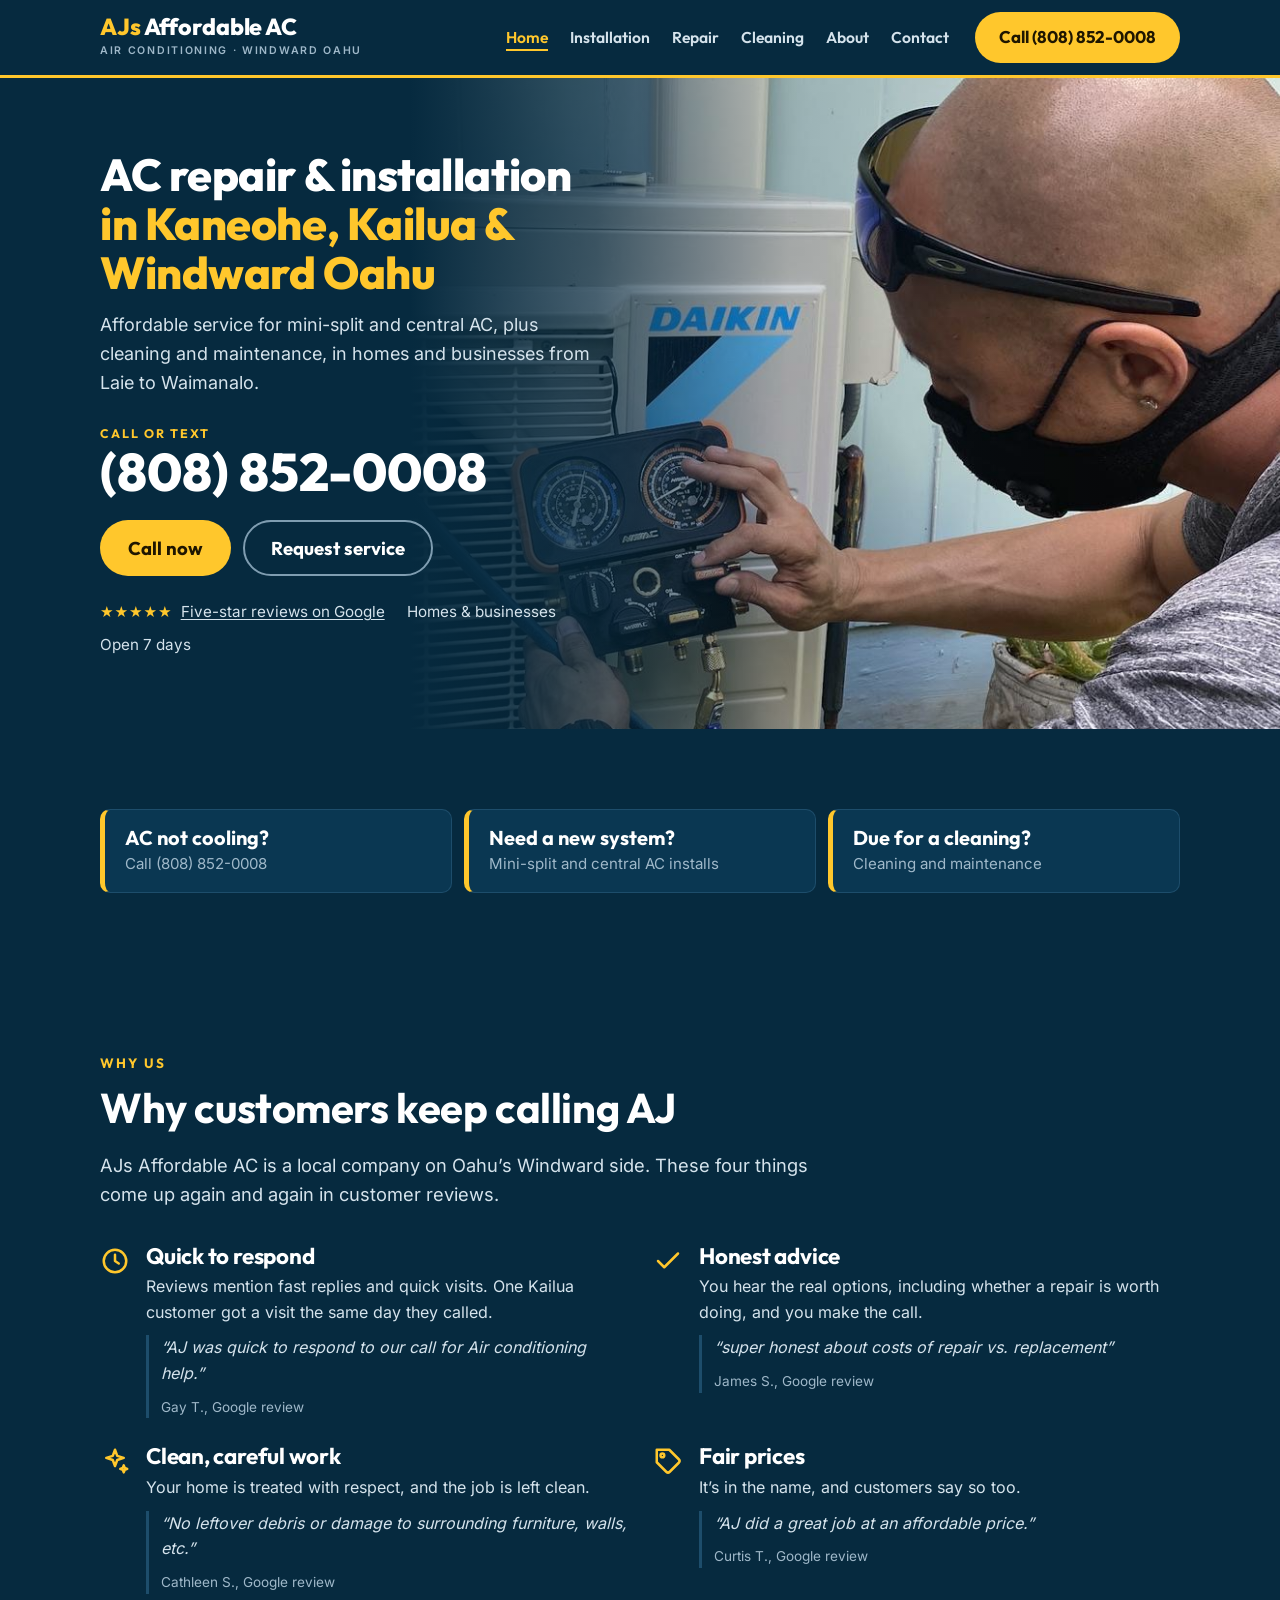
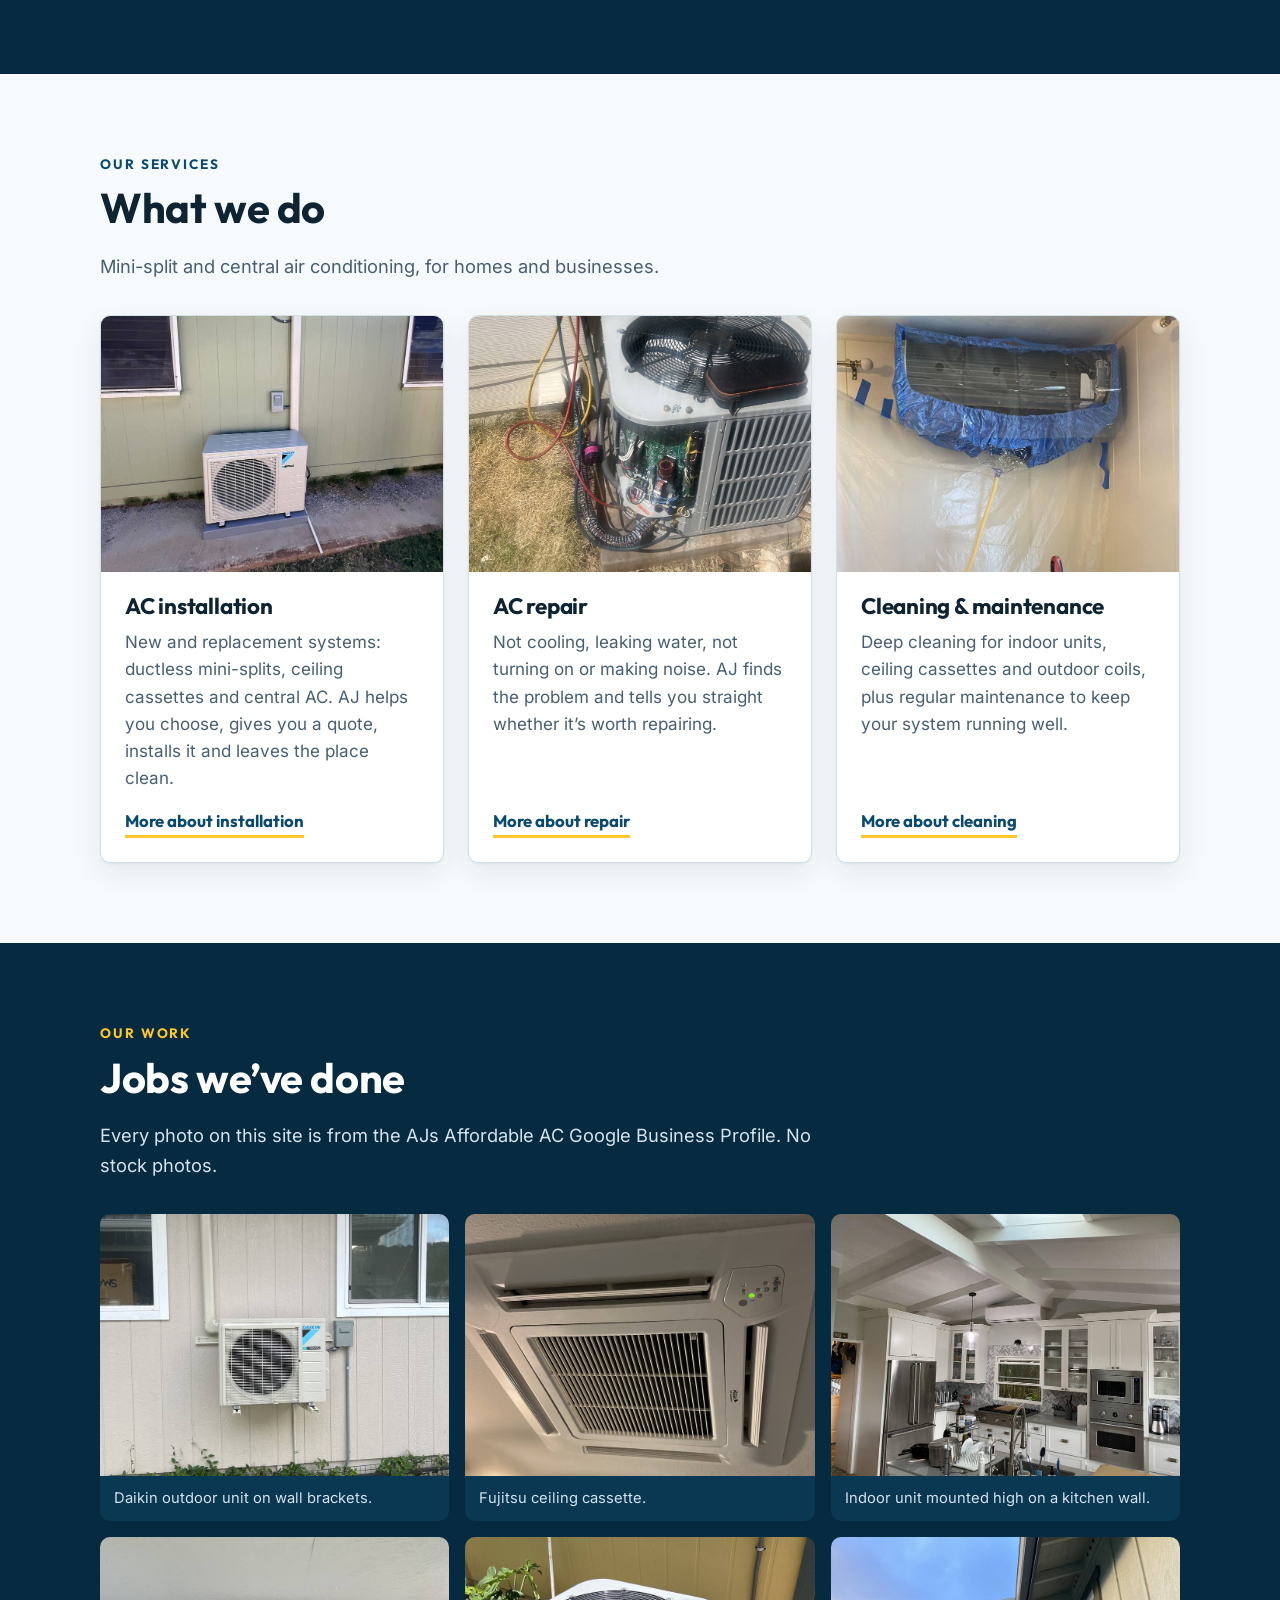
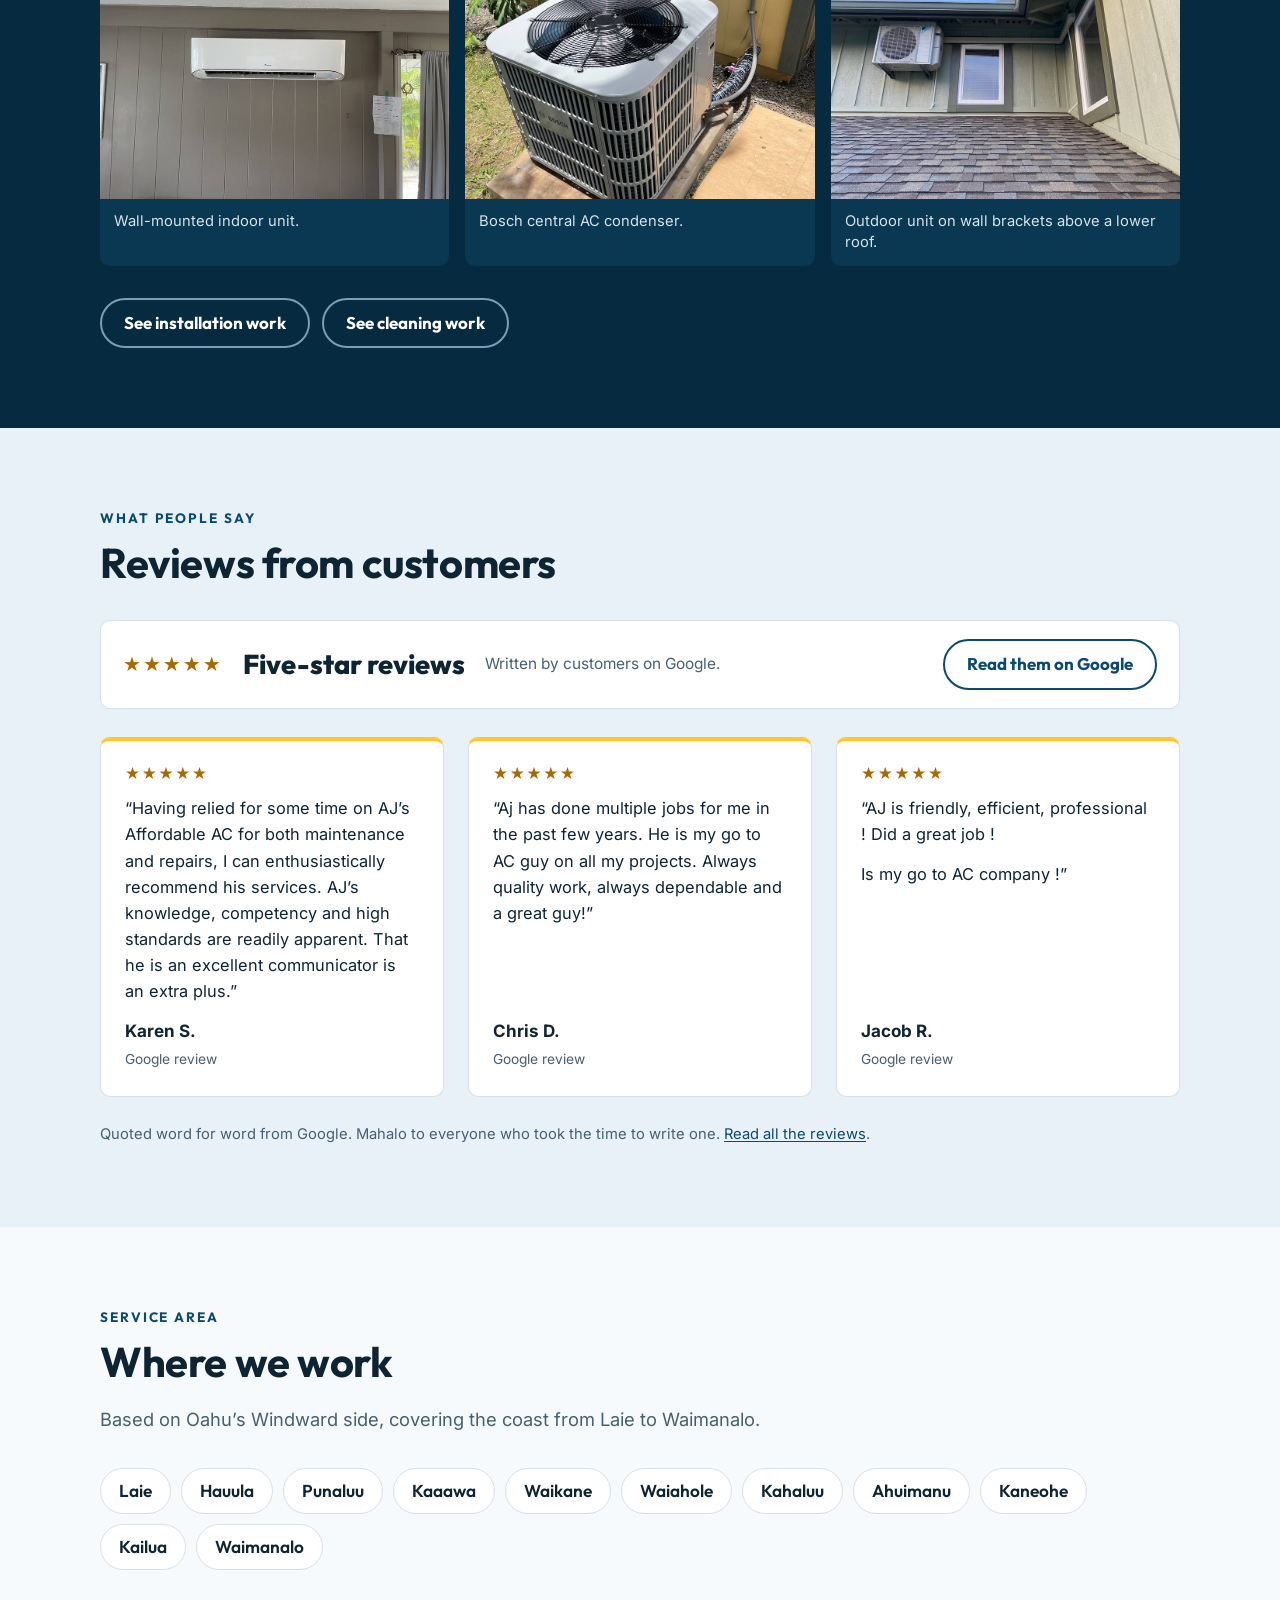
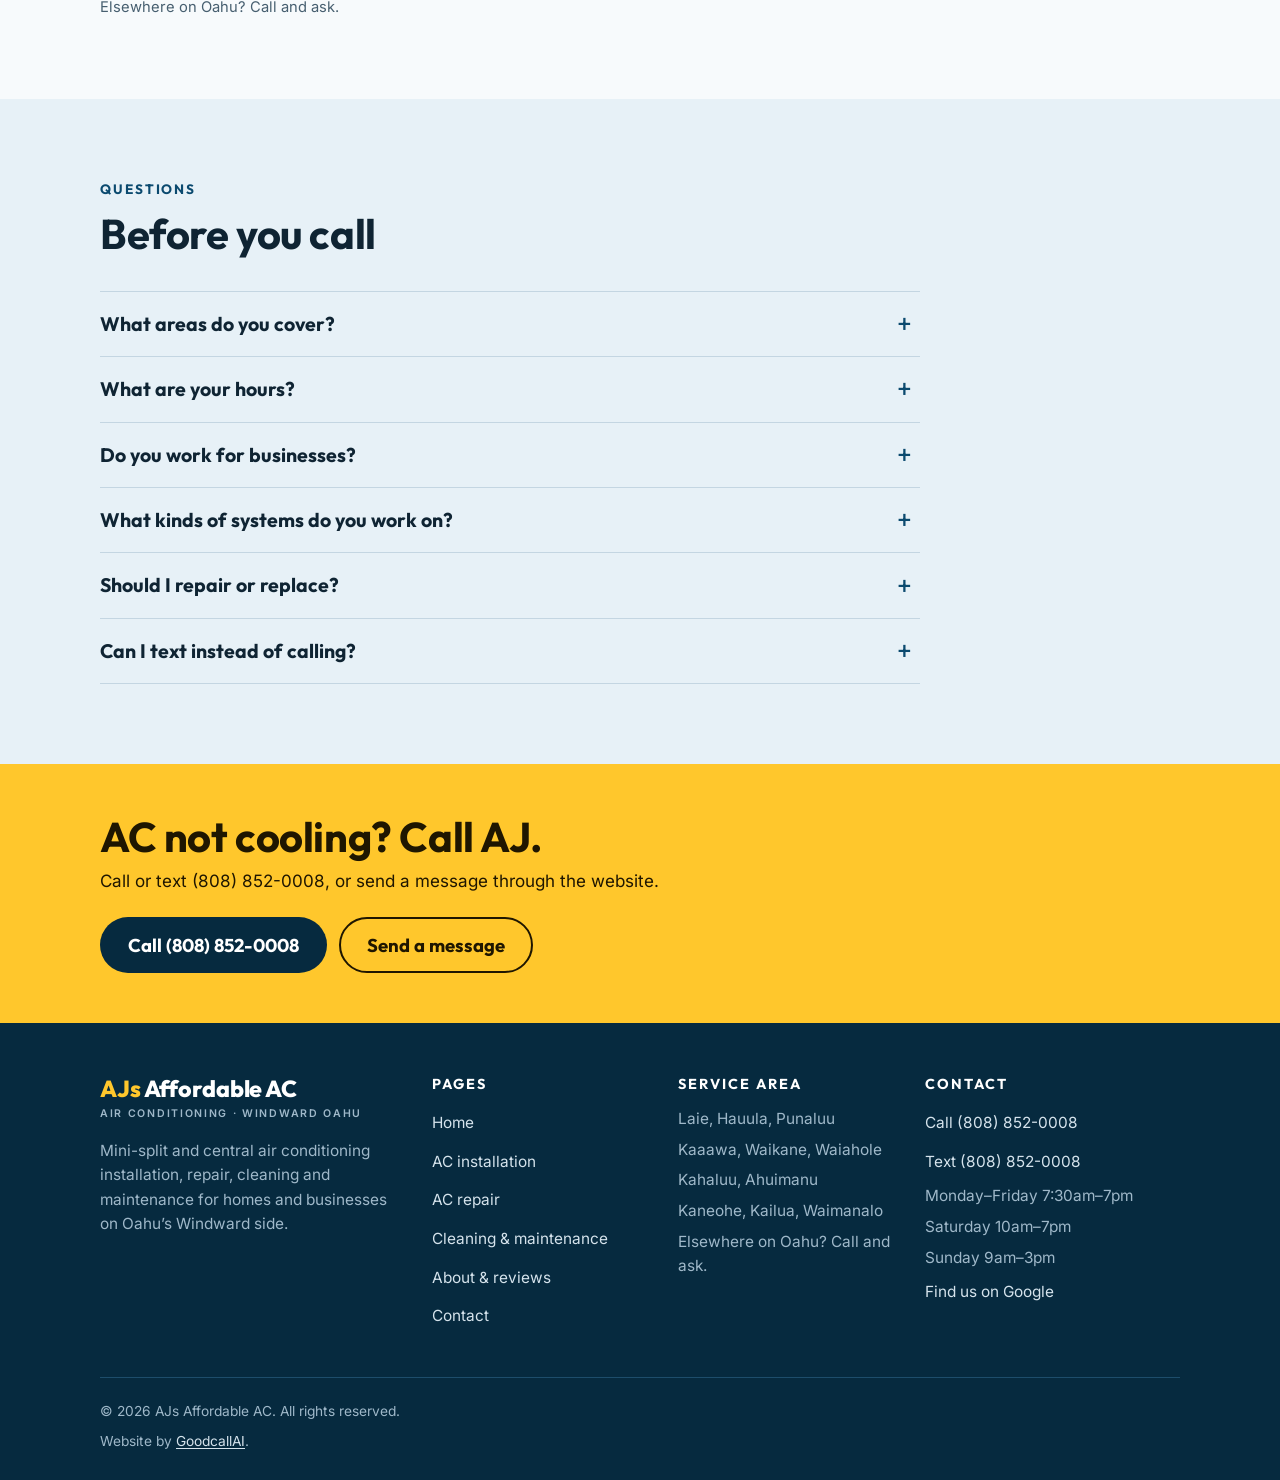
<file: index.html>
<!DOCTYPE html>
<html lang="en-US">
<head>
<meta charset="utf-8">
<meta name="viewport" content="width=device-width, initial-scale=1">
<!-- PREVIEW MODE: keeps this temporary address out of Google. Remove this line when the site moves to AJ's own domain. BUILD-NOTES.md, launch step 4. -->
<meta name="robots" content="noindex, nofollow">
<title>AJs Affordable AC | AC Repair &amp; Installation, Windward Oahu</title>
<meta name="description" content="Call or text (808) 852-0008. Mini-split and central AC installation, repair and cleaning in Kaneohe, Kailua and across Windward Oahu.">
<meta name="theme-color" content="#062a3f">
<meta property="og:type" content="website">
<meta property="og:site_name" content="AJs Affordable AC">
<meta property="og:title" content="AJs Affordable AC | Air conditioning for Windward Oahu">
<meta property="og:description" content="Mini-split and central AC installation, repair and cleaning, from Laie to Waimanalo. Call or text (808) 852-0008.">
<!-- The preview image below uses the temporary Vercel address. At launch, change it to AJ's domain and add og:url and the canonical link (full https:// links). BUILD-NOTES.md, launch step 3. -->
<meta property="og:image" content="https://a-js-affordable-ac.vercel.app/assets/img/og-image.jpg">
<meta property="og:image:width" content="1200">
<meta property="og:image:height" content="630">
<meta property="og:image:alt" content="A Daikin mini-split outdoor unit on a concrete pad beside a blue-gray house">
<meta name="twitter:card" content="summary_large_image">
<link rel="preload" href="assets/fonts/outfit-latin.woff2" as="font" type="font/woff2" crossorigin>
<link rel="preload" href="assets/fonts/inter-latin.woff2" as="font" type="font/woff2" crossorigin>
<link rel="stylesheet" href="assets/css/site.css">
<link rel="icon" href="favicon.ico" sizes="32x32">
<link rel="icon" href="assets/img/favicon.svg" type="image/svg+xml">
<link rel="apple-touch-icon" href="assets/img/apple-touch-icon.png">
<script type="application/ld+json">
{
  "@context": "https://schema.org",
  "@type": "HVACBusiness",
  "name": "AJs Affordable AC",
  "description": "Installation, maintenance and repair of central and split system air conditioning for homes and businesses on Oahu's Windward side.",
  "telephone": "+1-808-852-0008",
  "address": {
    "@type": "PostalAddress",
    "addressRegion": "HI",
    "addressCountry": "US"
  },
  "openingHoursSpecification": [
    {
      "@type": "OpeningHoursSpecification",
      "dayOfWeek": [
        "Monday",
        "Tuesday",
        "Wednesday",
        "Thursday",
        "Friday"
      ],
      "opens": "07:30",
      "closes": "19:00"
    },
    {
      "@type": "OpeningHoursSpecification",
      "dayOfWeek": "Saturday",
      "opens": "10:00",
      "closes": "19:00"
    },
    {
      "@type": "OpeningHoursSpecification",
      "dayOfWeek": "Sunday",
      "opens": "09:00",
      "closes": "15:00"
    }
  ],
  "areaServed": [
    {
      "@type": "Place",
      "name": "Laie, HI"
    },
    {
      "@type": "Place",
      "name": "Hauula, HI"
    },
    {
      "@type": "Place",
      "name": "Punaluu, HI"
    },
    {
      "@type": "Place",
      "name": "Kaaawa, HI"
    },
    {
      "@type": "Place",
      "name": "Waikane, HI"
    },
    {
      "@type": "Place",
      "name": "Waiahole, HI"
    },
    {
      "@type": "Place",
      "name": "Kahaluu, HI"
    },
    {
      "@type": "Place",
      "name": "Ahuimanu, HI"
    },
    {
      "@type": "Place",
      "name": "Kaneohe, HI"
    },
    {
      "@type": "Place",
      "name": "Kailua, HI"
    },
    {
      "@type": "Place",
      "name": "Waimanalo, HI"
    }
  ],
  "hasMap": "https://www.google.com/maps/place/AJs+Affordable+AC/data=!4m2!3m1!1s0xcdae49385e09da9:0x54e8aec5e3756db"
}
</script>
</head>
<body>
<a class="skip" href="#main">Skip to content</a>

<header class="topbar">
  <div class="wrap topbar__inner">
    <a class="brand" href="./">
      <span class="brand__name"><span>AJs</span> Affordable AC</span>
      <span class="brand__sub">Air conditioning &middot; Windward Oahu</span>
    </a>
    <nav class="nav" aria-label="Main">
      <a href="./" aria-current="page">Home</a>
      <a href="ac-installation.html">Installation</a>
      <a href="ac-repair.html">Repair</a>
      <a href="ac-cleaning-maintenance.html">Cleaning</a>
      <a href="about.html">About</a>
      <a href="contact.html">Contact</a>
    </nav>
    <div class="topbar__cta">
      <a class="btn btn--sun" href="tel:+18088520008">Call (808) 852-0008</a>
    </div>
  </div>
</header>

<main id="main">

  <!-- ================= COVER ================= -->
  <section class="cover">
    <div class="cover__media">
      <picture>
        <source media="(min-width: 56.25em)" srcset="assets/img/cover-8.jpg" width="1400" height="1050">
        <img src="assets/img/cover-8-mobile.jpg" alt="A technician in sunglasses and a face mask checking a Daikin outdoor unit with refrigerant gauges" width="900" height="1200" fetchpriority="high">
      </picture>
    </div>
    <div class="wrap cover__inner">
      <div class="cover__text">
        <h1>AC repair &amp; installation <span>in Kaneohe, Kailua &amp; Windward Oahu</span></h1>
        <p class="cover__lede">Affordable service for mini-split and central AC, plus cleaning and maintenance, in homes and businesses from Laie to Waimanalo.</p>

        <a class="cover__phone" href="tel:+18088520008">
          <span class="label">Call or text</span>
          <span class="num">(808) 852-0008</span>
        </a>

        <div class="btn-row">
          <a class="btn btn--lg btn--sun" href="tel:+18088520008">Call now</a>
          <a class="btn btn--lg btn--ghost" href="contact.html">Request service</a>
        </div>

        <ul class="cover__badges">
          <li><span class="stars" aria-hidden="true">&#9733;&#9733;&#9733;&#9733;&#9733;</span>
            <a href="https://www.google.com/maps/place/AJs+Affordable+AC/data=!4m2!3m1!1s0xcdae49385e09da9:0x54e8aec5e3756db" target="_blank" rel="noopener">Five-star reviews on Google</a></li>
          <li>Homes &amp; businesses</li>
          <li>Open 7 days</li>
        </ul>
      </div>
    </div>
  </section>

  <!-- ================= QUICK LINKS ================= -->
  <div class="section section--tight section--dark">
    <div class="wrap">
      <div class="triage">
        <a href="tel:+18088520008">
          <strong>AC not cooling?</strong>
          <span>Call (808) 852-0008</span>
        </a>
        <a href="ac-installation.html">
          <strong>Need a new system?</strong>
          <span>Mini-split and central AC installs</span>
        </a>
        <a href="ac-cleaning-maintenance.html">
          <strong>Due for a cleaning?</strong>
          <span>Cleaning and maintenance</span>
        </a>
      </div>
    </div>
  </div>

  <!-- ================= WHY US ================= -->
  <section class="section section--dark section--flush-top">
    <div class="wrap">
      <div class="section-head">
        <p class="eyebrow">Why us</p>
        <h2>Why customers keep calling AJ</h2>
        <p class="lede">AJs Affordable AC is a local company on Oahu&rsquo;s Windward side. These four things come up again and again in customer reviews.</p>
      </div>

      <div class="why">
        <div class="why__item">
          <svg viewBox="0 0 24 24" fill="none" stroke="currentColor" stroke-width="2" stroke-linecap="round" stroke-linejoin="round" aria-hidden="true"><circle cx="12" cy="12" r="9"/><path d="M12 7v5l3 2"/></svg>
          <div>
            <h3>Quick to respond</h3>
            <p>Reviews mention fast replies and quick visits. One Kailua customer got a visit the same day they called.</p>
            <figure class="why__quote">
              <blockquote><p>&ldquo;AJ was quick to respond to our call for Air conditioning help.&rdquo;</p></blockquote>
              <figcaption>Gay T., Google review</figcaption>
            </figure>
          </div>
        </div>
        <div class="why__item">
          <svg viewBox="0 0 24 24" fill="none" stroke="currentColor" stroke-width="2" stroke-linecap="round" stroke-linejoin="round" aria-hidden="true"><path d="M20 6 9 17l-5-5"/></svg>
          <div>
            <h3>Honest advice</h3>
            <p>You hear the real options, including whether a repair is worth doing, and you make the call.</p>
            <figure class="why__quote">
              <blockquote><p>&ldquo;super honest about costs of repair vs. replacement&rdquo;</p></blockquote>
              <figcaption>James S., Google review</figcaption>
            </figure>
          </div>
        </div>
        <div class="why__item">
          <svg viewBox="0 0 24 24" fill="none" stroke="currentColor" stroke-width="2" stroke-linecap="round" stroke-linejoin="round" aria-hidden="true"><path d="M12 3l1.8 4.9L19 9.5l-5.2 1.7L12 16l-1.8-4.8L5 9.5l5.2-1.6z"/><path d="M19 15.5l.8 2 2 .8-2 .8-.8 2-.8-2-2-.8 2-.8z"/></svg>
          <div>
            <h3>Clean, careful work</h3>
            <p>Your home is treated with respect, and the job is left clean.</p>
            <figure class="why__quote">
              <blockquote><p>&ldquo;No leftover debris or damage to surrounding furniture, walls, etc.&rdquo;</p></blockquote>
              <figcaption>Cathleen S., Google review</figcaption>
            </figure>
          </div>
        </div>
        <div class="why__item">
          <svg viewBox="0 0 24 24" fill="none" stroke="currentColor" stroke-width="2" stroke-linecap="round" stroke-linejoin="round" aria-hidden="true"><path d="M20.6 13.4l-7.2 7.2a2 2 0 0 1-2.8 0L3 13V3h10l7.6 7.6a2 2 0 0 1 0 2.8z"/><circle cx="7.5" cy="7.5" r="1.5"/></svg>
          <div>
            <h3>Fair prices</h3>
            <p>It&rsquo;s in the name, and customers say so too.</p>
            <figure class="why__quote">
              <blockquote><p>&ldquo;AJ did a great job at an affordable price.&rdquo;</p></blockquote>
              <figcaption>Curtis T., Google review</figcaption>
            </figure>
          </div>
        </div>
      </div>
    </div>
  </section>

  <!-- ================= SERVICES ================= -->
  <section class="section">
    <div class="wrap">
      <div class="section-head">
        <p class="eyebrow">Our services</p>
        <h2>What we do</h2>
        <p class="lede">Mini-split and central air conditioning, for homes and businesses.</p>
      </div>

      <div class="grid grid--3">
        <article class="card">
          <img src="assets/img/daikin-outdoor-unit-green-house.jpg" alt="Daikin outdoor unit on a pad beside a green house, with the line set running up the wall in a white cover" width="900" height="675" loading="lazy">
          <div class="card__body">
            <h3>AC installation</h3>
            <p>New and replacement systems: ductless mini-splits, ceiling cassettes and central AC. AJ helps you choose, gives you a quote, installs it and leaves the place clean.</p>
            <a class="card__link" href="ac-installation.html">More about installation</a>
          </div>
        </article>
        <article class="card">
          <img src="assets/img/condenser-refrigerant-hoses.jpg" alt="Refrigerant hoses connected to a condenser with its service panel open" width="900" height="675" loading="lazy">
          <div class="card__body">
            <h3>AC repair</h3>
            <p>Not cooling, leaking water, not turning on or making noise. AJ finds the problem and tells you straight whether it&rsquo;s worth repairing.</p>
            <a class="card__link" href="ac-repair.html">More about repair</a>
          </div>
        </article>
        <article class="card">
          <img src="assets/img/indoor-unit-cleaning-setup.jpg" alt="Wall-mounted indoor unit fitted with a blue cleaning bag, with plastic sheeting taped over the wall below" width="900" height="675" loading="lazy">
          <div class="card__body">
            <h3>Cleaning &amp; maintenance</h3>
            <p>Deep cleaning for indoor units, ceiling cassettes and outdoor coils, plus regular maintenance to keep your system running well.</p>
            <a class="card__link" href="ac-cleaning-maintenance.html">More about cleaning</a>
          </div>
        </article>
      </div>
    </div>
  </section>

  <!-- ================= OUR WORK ================= -->
  <section class="section section--dark">
    <div class="wrap">
      <div class="section-head">
        <p class="eyebrow">Our work</p>
        <h2>Jobs we&rsquo;ve done</h2>
        <p class="lede">Every photo on this site is from the AJs Affordable AC Google Business Profile. No stock photos.</p>
      </div>

      <div class="gallery">
        <figure class="shot">
          <img src="assets/img/daikin-outdoor-unit-wall-brackets.jpg" alt="Daikin outdoor unit on wall brackets between two windows" width="900" height="675" loading="lazy">
          <figcaption>Daikin outdoor unit on wall brackets.</figcaption>
        </figure>
        <figure class="shot">
          <img src="assets/img/fujitsu-ceiling-cassette.jpg" alt="Fujitsu ceiling cassette installed flush in a ceiling, its status light on" width="900" height="675" loading="lazy">
          <figcaption>Fujitsu ceiling cassette.</figcaption>
        </figure>
        <figure class="shot">
          <img src="assets/img/indoor-unit-kitchen.jpg" alt="Mini-split indoor unit mounted high on a kitchen wall above white cabinets" width="900" height="675" loading="lazy">
          <figcaption>Indoor unit mounted high on a kitchen wall.</figcaption>
        </figure>
        <figure class="shot">
          <img src="assets/img/indoor-unit-paneled-wall.jpg" alt="White mini-split indoor unit on a gray paneled wall beside an open door" width="900" height="675" loading="lazy">
          <figcaption>Wall-mounted indoor unit.</figcaption>
        </figure>
        <figure class="shot">
          <img src="assets/img/bosch-central-ac-condenser.jpg" alt="Bosch central air conditioning condenser on a concrete pad beside a yellow house" width="900" height="675" loading="lazy">
          <figcaption>Bosch central AC condenser.</figcaption>
        </figure>
        <figure class="shot">
          <img src="assets/img/outdoor-unit-above-roof.jpg" alt="Daikin outdoor unit mounted on wall brackets above a shingled roof" width="900" height="675" loading="lazy">
          <figcaption>Outdoor unit on wall brackets above a lower roof.</figcaption>
        </figure>
      </div>

      <div class="btn-row center-actions">
        <a class="btn btn--ghost" href="ac-installation.html">See installation work</a>
        <a class="btn btn--ghost" href="ac-cleaning-maintenance.html">See cleaning work</a>
      </div>
    </div>
  </section>

  <!-- ================= REVIEWS ================= -->
  <section class="section section--alt">
    <div class="wrap">
      <div class="section-head">
        <p class="eyebrow">What people say</p>
        <h2>Reviews from customers</h2>
      </div>

      <div class="google-strip">
        <span class="stars" aria-hidden="true">&#9733;&#9733;&#9733;&#9733;&#9733;</span>
        <span class="big">Five-star reviews</span>
        <p>Written by customers on Google.</p>
        <a class="btn btn--outline" href="https://www.google.com/maps/place/AJs+Affordable+AC/data=!4m2!3m1!1s0xcdae49385e09da9:0x54e8aec5e3756db" target="_blank" rel="noopener">Read them on Google</a>
      </div>

      <div class="reviews">
        <figure class="review">
          <div class="review__stars"><span aria-hidden="true">&#9733;&#9733;&#9733;&#9733;&#9733;</span><span class="visually-hidden">Rated 5 out of 5 stars</span></div>
          <blockquote>
            <p>“Having relied for some time on AJ’s Affordable AC for both maintenance and repairs, I can enthusiastically recommend his services. AJ’s knowledge, competency and high standards are readily apparent. That he is an excellent communicator is an extra plus.”</p>
          </blockquote>
          <figcaption class="review__who"><span class="review__name">Karen S.</span> <span class="review__meta">Google review</span></figcaption>
        </figure>
        <figure class="review">
          <div class="review__stars"><span aria-hidden="true">&#9733;&#9733;&#9733;&#9733;&#9733;</span><span class="visually-hidden">Rated 5 out of 5 stars</span></div>
          <blockquote>
            <p>“Aj has done multiple jobs for me in the past few years. He is my go to AC guy on all my projects. Always quality work, always dependable and a great guy!”</p>
          </blockquote>
          <figcaption class="review__who"><span class="review__name">Chris D.</span> <span class="review__meta">Google review</span></figcaption>
        </figure>
        <figure class="review">
          <div class="review__stars"><span aria-hidden="true">&#9733;&#9733;&#9733;&#9733;&#9733;</span><span class="visually-hidden">Rated 5 out of 5 stars</span></div>
          <blockquote>
            <p>“AJ is friendly, efficient, professional ! Did a great job !</p>
            <p>Is my go to AC company !”</p>
          </blockquote>
          <figcaption class="review__who"><span class="review__name">Jacob R.</span> <span class="review__meta">Google review</span></figcaption>
        </figure>
      </div>

      <p class="source-note">Quoted word for word from Google. Mahalo to everyone who took the time to write one. <a href="about.html">Read all the reviews</a>.</p>
    </div>
  </section>

  <!-- ================= SERVICE AREA ================= -->
  <section class="section">
    <div class="wrap">
      <div class="section-head">
        <p class="eyebrow">Service area</p>
        <h2>Where we work</h2>
        <p class="lede">Based on Oahu&rsquo;s Windward side, covering the coast from Laie to Waimanalo.</p>
      </div>
      <ul class="areas">
        <li>Laie</li>
        <li>Hauula</li>
        <li>Punaluu</li>
        <li>Kaaawa</li>
        <li>Waikane</li>
        <li>Waiahole</li>
        <li>Kahaluu</li>
        <li>Ahuimanu</li>
        <li>Kaneohe</li>
        <li>Kailua</li>
        <li>Waimanalo</li>
      </ul>
      <p class="source-note">Elsewhere on Oahu? Call and ask.</p>
    </div>
  </section>

  <!-- ================= FAQ ================= -->
  <section class="section section--alt">
    <div class="wrap">
      <div class="section-head">
        <p class="eyebrow">Questions</p>
        <h2>Before you call</h2>
      </div>
      <div class="faq">
        <details>
          <summary>What areas do you cover?</summary>
          <div class="answer"><p>Oahu&rsquo;s Windward side: Laie, Hauula, Punaluu, Kaaawa, Waikane, Waiahole, Kahaluu, Ahuimanu, Kaneohe, Kailua and Waimanalo. Elsewhere on Oahu? Call and ask.</p></div>
        </details>
        <details>
          <summary>What are your hours?</summary>
          <div class="answer"><p>Monday to Friday 7:30am to 7pm, Saturday 10am to 7pm and Sunday 9am to 3pm.</p></div>
        </details>
        <details>
          <summary>Do you work for businesses?</summary>
          <div class="answer"><p>Yes, homes and businesses. One office customer wrote that AJ &ldquo;has even come by after hours in the evening when our offices are not in use.&rdquo;</p></div>
        </details>
        <details>
          <summary>What kinds of systems do you work on?</summary>
          <div class="answer"><p>Ductless mini-splits, including wall-mounted units and ceiling cassettes, and central air conditioning. Jobs on our Google profile include Daikin, Fujitsu and Bosch equipment.</p></div>
        </details>
        <details>
          <summary>Should I repair or replace?</summary>
          <div class="answer"><p>AJ looks at the system, explains what a repair would cost against a replacement and lets you decide. One customer wrote that he was &ldquo;super honest about costs of repair vs. replacement.&rdquo;</p></div>
        </details>
        <details>
          <summary>Can I text instead of calling?</summary>
          <div class="answer"><p>Yes. <a href="sms:+18088520008">Text (808) 852-0008</a> with your town and what your AC is doing.</p></div>
        </details>
      </div>
    </div>
  </section>

  <section class="band">
    <div class="wrap">
      <h2>AC not cooling? Call AJ.</h2>
      <p>Call or text (808) 852-0008, or send a message through the website.</p>
      <div class="btn-row">
        <a class="btn btn--lg btn--ink" href="tel:+18088520008">Call (808) 852-0008</a>
        <a class="btn btn--lg btn--outline" href="sms:+18088520008">Send a text</a>
        <a class="btn btn--lg btn--outline" href="contact.html">Send a message</a>
      </div>
    </div>
  </section>

</main>

<footer class="footer">
  <div class="wrap">
    <div class="footer__grid">
      <div class="footer__brand">
        <span class="brand__name"><span>AJs</span> Affordable AC</span>
        <span class="brand__sub">Air conditioning &middot; Windward Oahu</span>
        <p>Mini-split and central air conditioning installation, repair, cleaning and maintenance for homes and businesses on Oahu&rsquo;s Windward side.</p>
      </div>
      <div>
        <h3>Pages</h3>
        <ul>
          <li><a href="./">Home</a></li>
          <li><a href="ac-installation.html">AC installation</a></li>
          <li><a href="ac-repair.html">AC repair</a></li>
          <li><a href="ac-cleaning-maintenance.html">Cleaning &amp; maintenance</a></li>
          <li><a href="about.html">About &amp; reviews</a></li>
          <li><a href="contact.html">Contact</a></li>
        </ul>
      </div>
      <div>
        <h3>Service area</h3>
        <ul>
          <li>Laie, Hauula, Punaluu</li>
          <li>Kaaawa, Waikane, Waiahole</li>
          <li>Kahaluu, Ahuimanu</li>
          <li>Kaneohe, Kailua, Waimanalo</li>
          <li>Elsewhere on Oahu? Call and ask.</li>
        </ul>
      </div>
      <div>
        <h3>Contact</h3>
        <ul>
          <li><a href="tel:+18088520008">Call (808) 852-0008</a></li>
          <li><a href="sms:+18088520008">Text (808) 852-0008</a></li>
          <li>Monday&ndash;Friday 7:30am&ndash;7pm</li>
          <li>Saturday 10am&ndash;7pm</li>
          <li>Sunday 9am&ndash;3pm</li>
          <li><a href="https://www.google.com/maps/place/AJs+Affordable+AC/data=!4m2!3m1!1s0xcdae49385e09da9:0x54e8aec5e3756db" target="_blank" rel="noopener">Find us on Google</a></li>
        </ul>
      </div>
    </div>

    <div class="footer__legal">
      <!-- ===================================================================
           LAUNCH BLOCKER: DO NOT TAKE THIS SITE PUBLIC WITHOUT READING THIS.
           Hawaii law (HRS 444-9.2) requires a contractor's license number in
           their advertising. AJ's number is not known yet, so the line below
           stays switched off. When AJ gives it: fill it in, delete these
           comment markers, and do the same on every page.
           BUILD-NOTES.md, launch step 1.

      <p>Hawaii contractor license C-_____</p>
           =================================================================== -->
      <p>&copy; 2026 AJs Affordable AC. All rights reserved.</p>
      <p>Website by <a href="https://goodcallai.org" target="_blank" rel="noopener">GoodcallAI</a>.</p>
    </div>
  </div>
</footer>

<nav class="callbar" aria-label="Quick contact">
  <a class="is-call" href="tel:+18088520008">Call now</a>
  <a class="is-text" href="sms:+18088520008">Text us</a>
</nav>

</body>
</html>
</file>
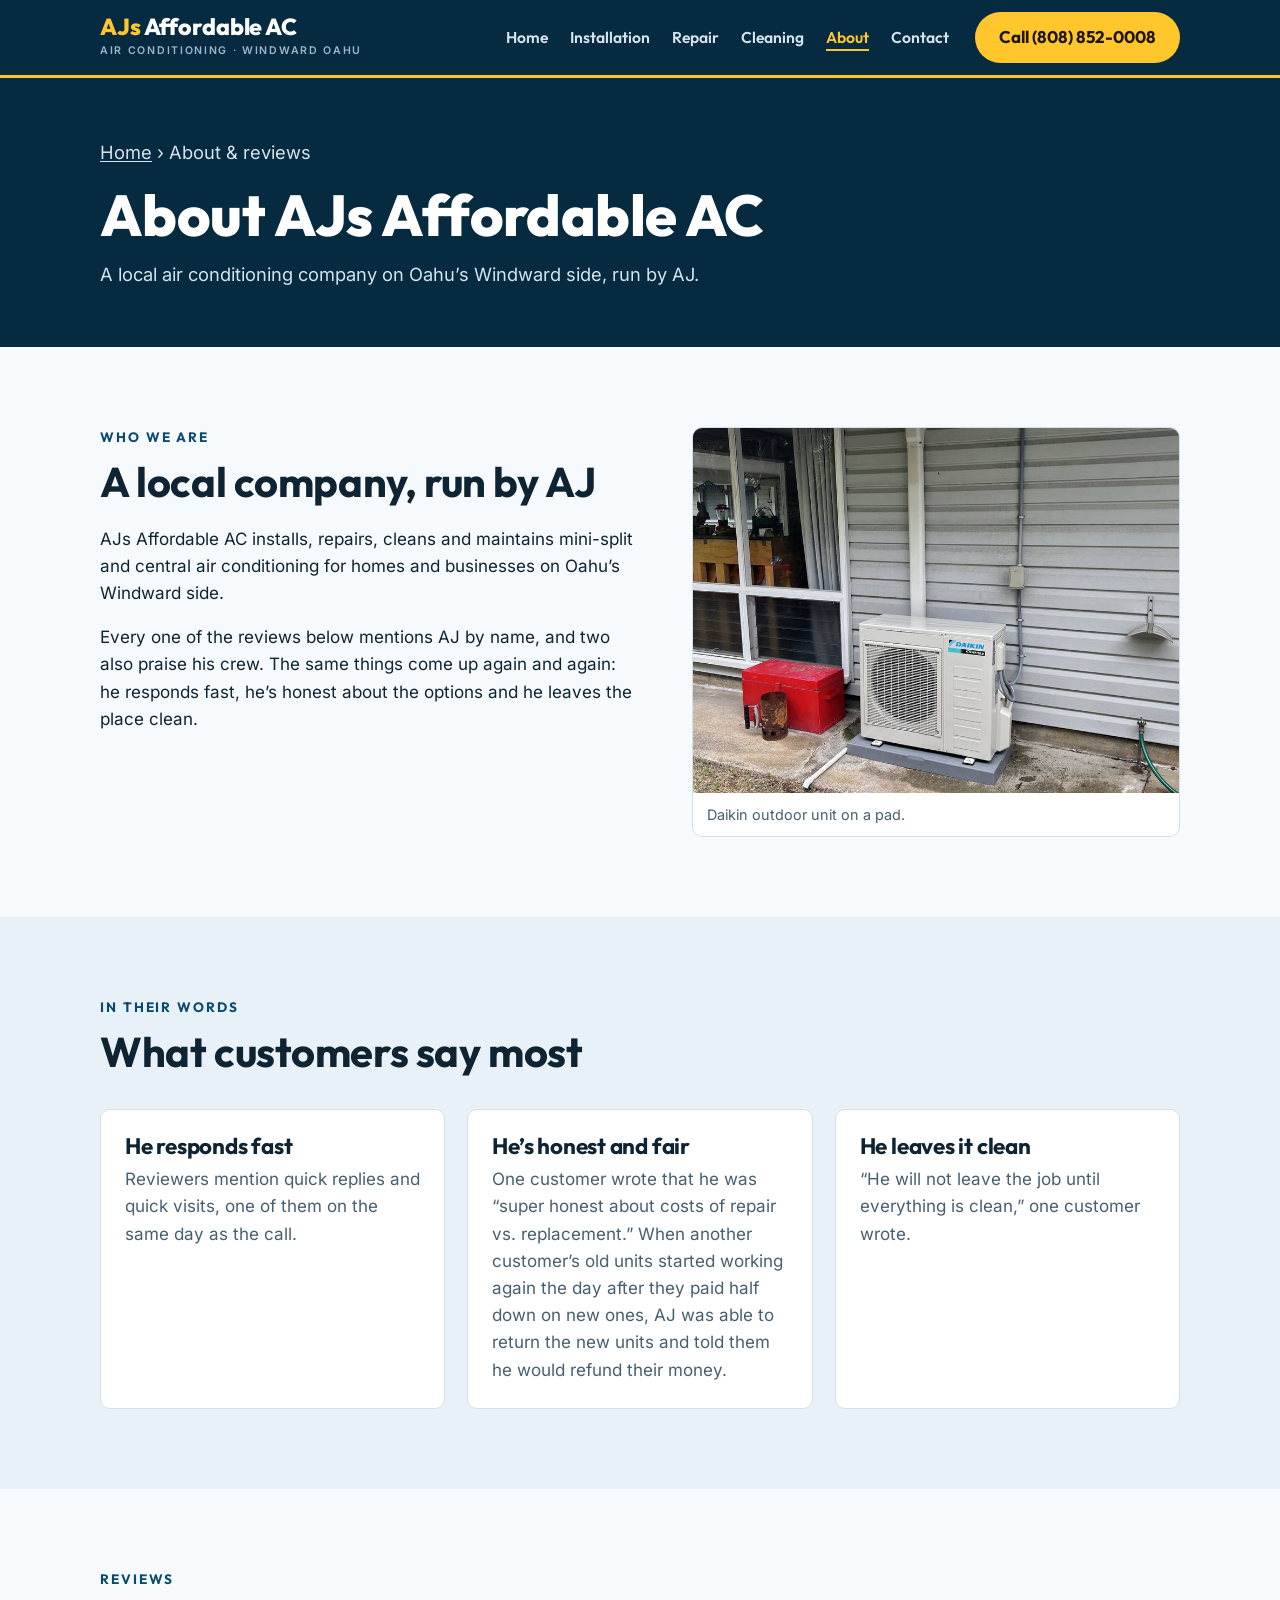
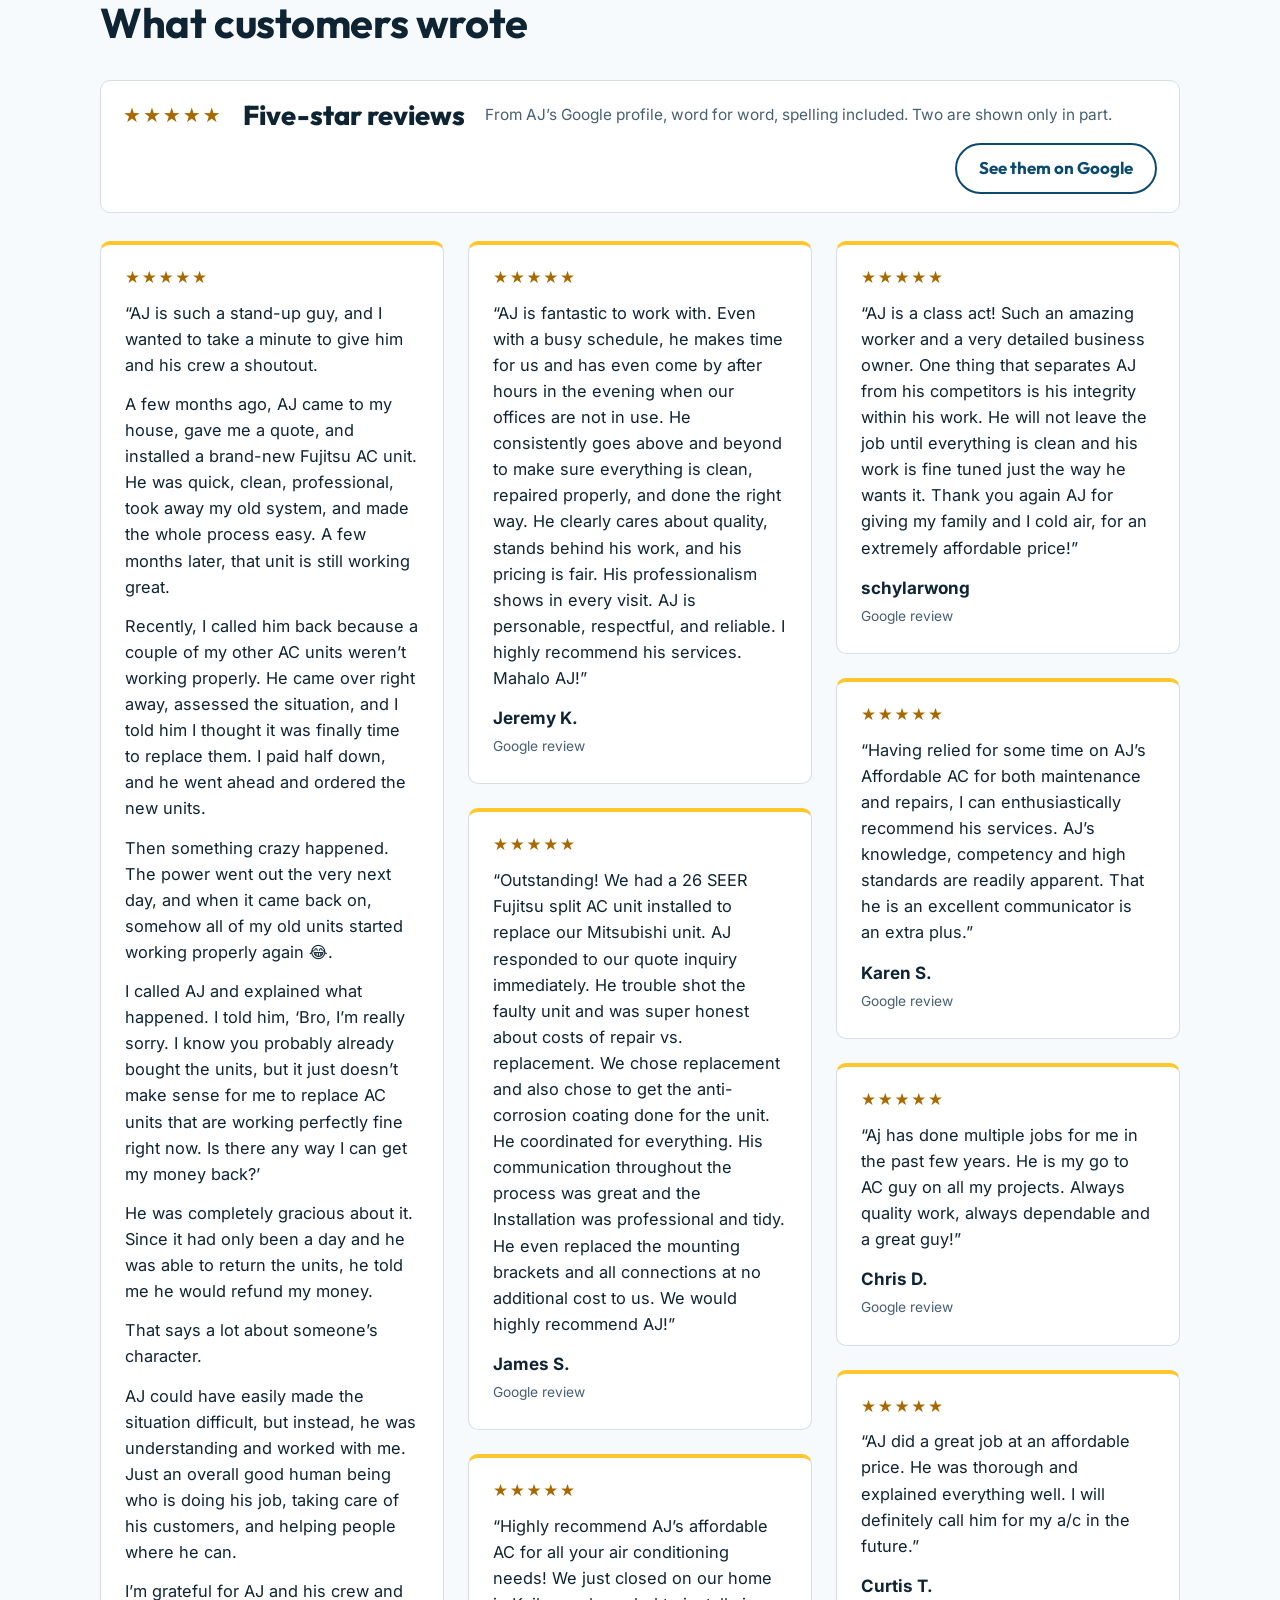
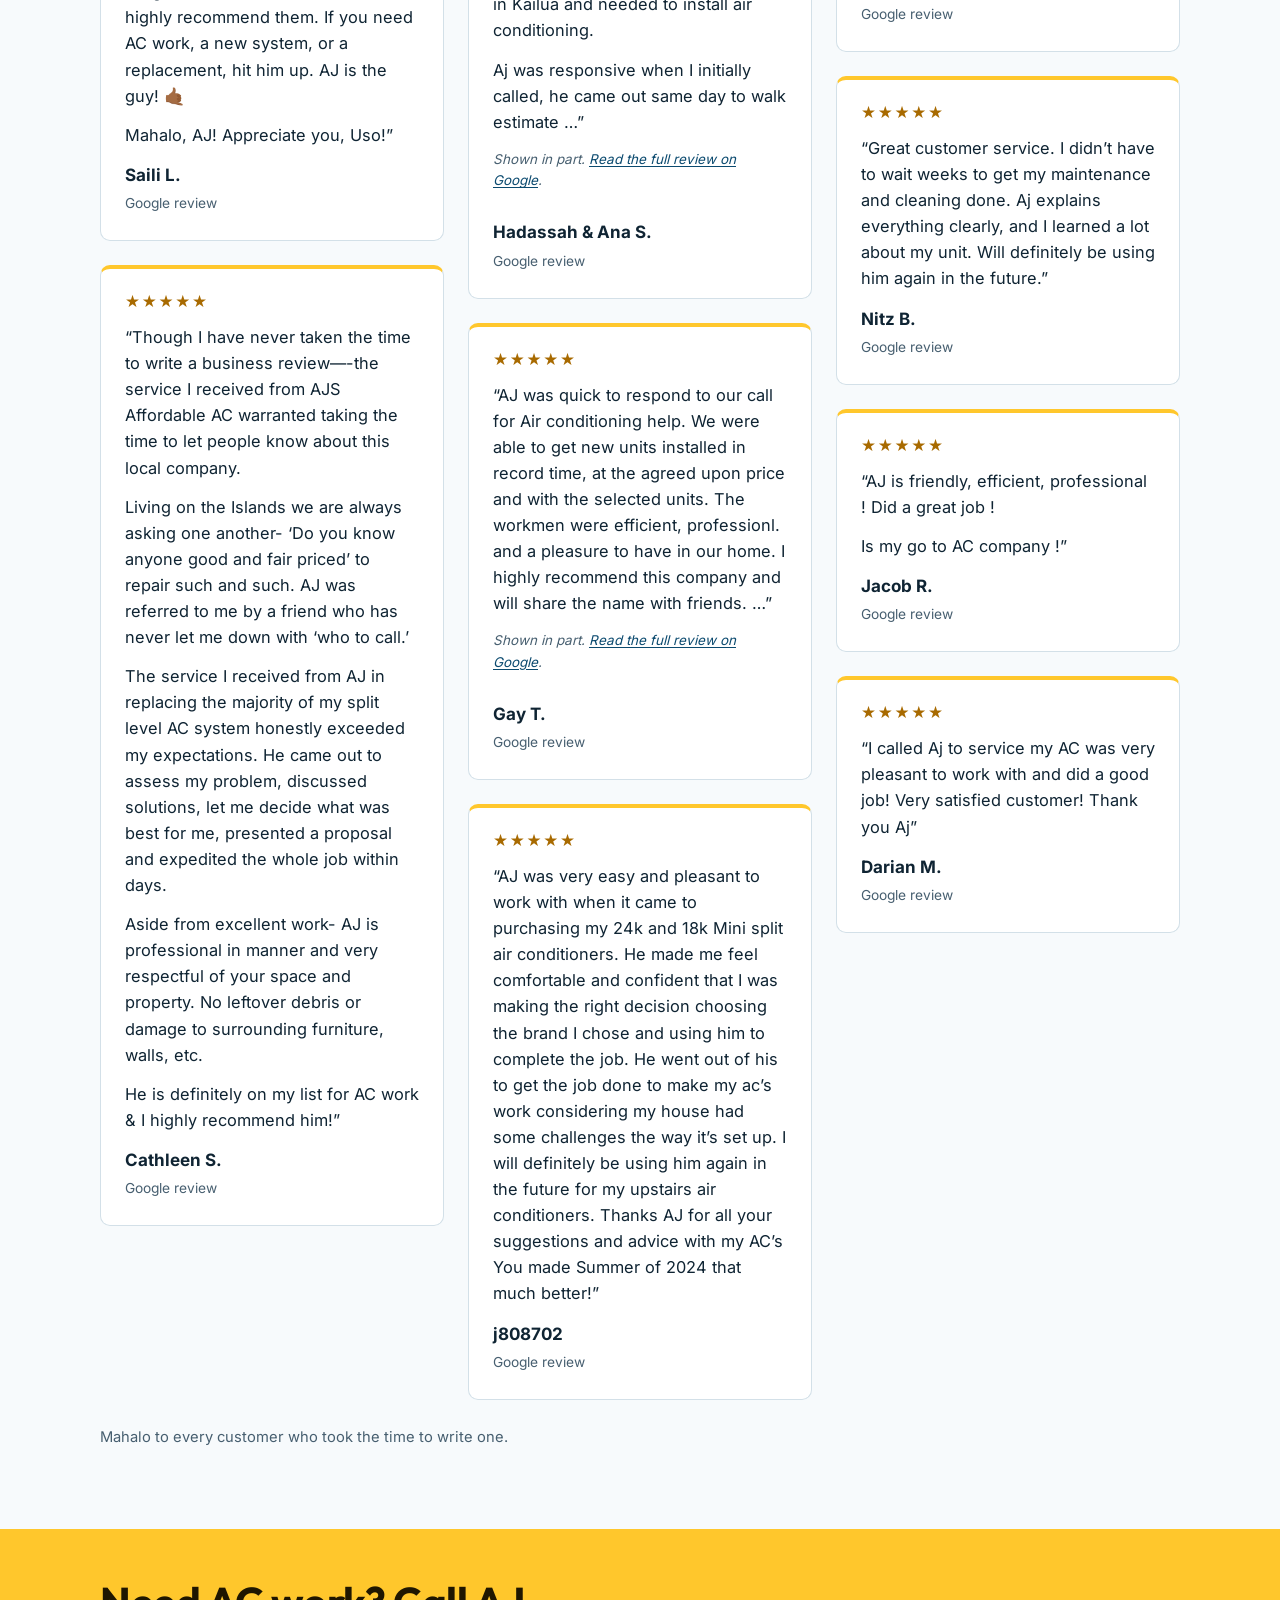
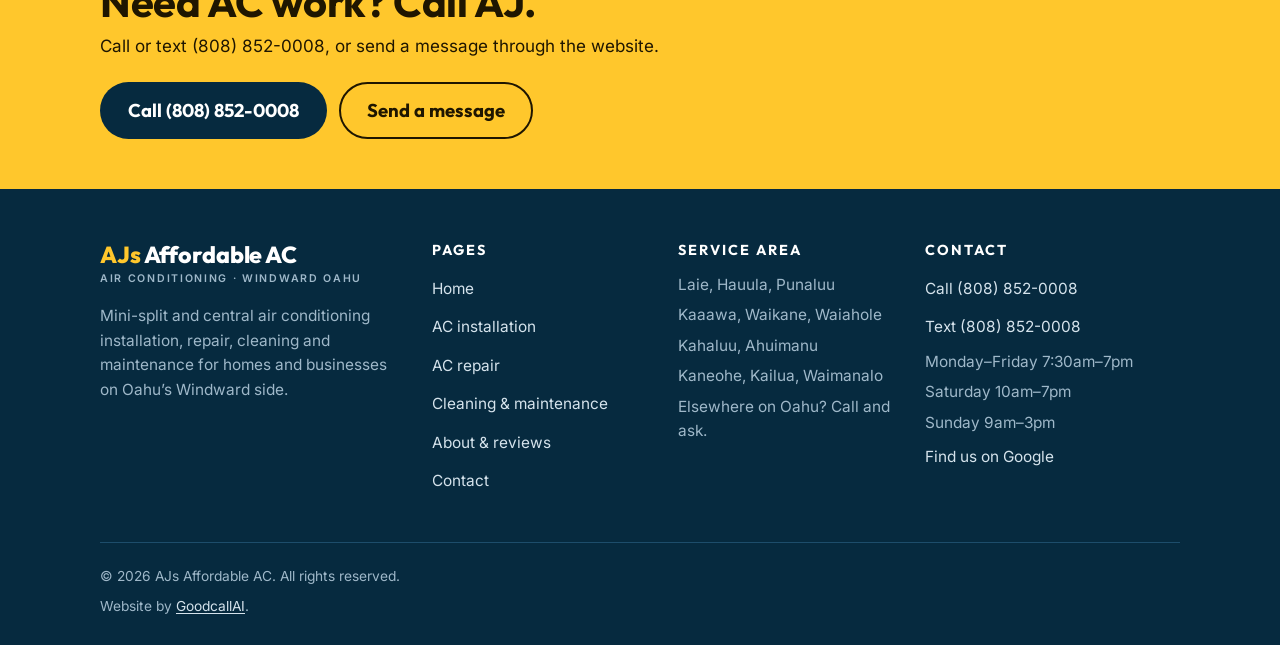
<file: about.html>
<!DOCTYPE html>
<html lang="en-US">
<head>
<meta charset="utf-8">
<meta name="viewport" content="width=device-width, initial-scale=1">
<!-- PREVIEW MODE: keeps this temporary address out of Google. Remove this line when the site moves to AJ's own domain. BUILD-NOTES.md, launch step 4. -->
<meta name="robots" content="noindex, nofollow">
<title>About &amp; Reviews | AJs Affordable AC, Windward Oahu</title>
<meta name="description" content="AJs Affordable AC is a local air conditioning company on Oahu’s Windward side. Read what customers say about AJ and his crew.">
<meta name="theme-color" content="#062a3f">
<meta property="og:type" content="website">
<meta property="og:site_name" content="AJs Affordable AC">
<meta property="og:title" content="About &amp; reviews | AJs Affordable AC">
<meta property="og:description" content="A local air conditioning company on Oahu’s Windward side. Read what customers say.">
<!-- The preview image below uses the temporary Vercel address. At launch, change it to AJ's domain and add og:url and the canonical link (full https:// links). BUILD-NOTES.md, launch step 3. -->
<meta property="og:image" content="https://a-js-affordable-ac.vercel.app/assets/img/og-image.jpg">
<meta property="og:image:width" content="1200">
<meta property="og:image:height" content="630">
<meta property="og:image:alt" content="A Daikin mini-split outdoor unit on a concrete pad beside a blue-gray house">
<meta name="twitter:card" content="summary_large_image">
<link rel="preload" href="assets/fonts/outfit-latin.woff2" as="font" type="font/woff2" crossorigin>
<link rel="preload" href="assets/fonts/inter-latin.woff2" as="font" type="font/woff2" crossorigin>
<link rel="stylesheet" href="assets/css/site.css">
<link rel="icon" href="favicon.ico" sizes="32x32">
<link rel="icon" href="assets/img/favicon.svg" type="image/svg+xml">
<link rel="apple-touch-icon" href="assets/img/apple-touch-icon.png">
</head>
<body>
<a class="skip" href="#main">Skip to content</a>

<header class="topbar">
  <div class="wrap topbar__inner">
    <a class="brand" href="./">
      <span class="brand__name"><span>AJs</span> Affordable AC</span>
      <span class="brand__sub">Air conditioning &middot; Windward Oahu</span>
    </a>
    <nav class="nav" aria-label="Main">
      <a href="./">Home</a>
      <a href="ac-installation.html">Installation</a>
      <a href="ac-repair.html">Repair</a>
      <a href="ac-cleaning-maintenance.html">Cleaning</a>
      <a href="about.html" aria-current="page">About</a>
      <a href="contact.html">Contact</a>
    </nav>
    <div class="topbar__cta">
      <a class="btn btn--sun" href="tel:+18088520008">Call (808) 852-0008</a>
    </div>
  </div>
</header>

<main id="main">

  <section class="pagehead">
    <div class="wrap">
      <p class="crumb"><a href="./">Home</a> &rsaquo; About &amp; reviews</p>
      <h1>About AJs Affordable AC</h1>
      <p>A local air conditioning company on Oahu&rsquo;s Windward side, run by AJ.</p>
    </div>
  </section>

  <section class="section">
    <div class="wrap split">
      <div>
        <p class="eyebrow">Who we are</p>
        <h2>A local company, run by AJ</h2>
        <p>AJs Affordable AC installs, repairs, cleans and maintains mini-split and central air conditioning for homes and businesses on Oahu&rsquo;s Windward side.</p>
        <p>Every one of the reviews below mentions AJ by name, and two also praise his crew. The same things come up again and again: he responds fast, he&rsquo;s honest about the options and he leaves the place clean.</p>
      </div>
      <figure class="figure">
        <img src="assets/img/daikin-outdoor-unit-gray-house.jpg" alt="Daikin outdoor unit on a pad beside a gray house, next to a red toolbox" width="900" height="675">
        <figcaption>Daikin outdoor unit on a pad.</figcaption>
      </figure>
    </div>
  </section>

  <section class="section section--alt">
    <div class="wrap">
      <div class="section-head">
        <p class="eyebrow">In their words</p>
        <h2>What customers say most</h2>
      </div>
      <div class="three">
        <div>
          <h3>He responds fast</h3>
          <p>Reviewers mention quick replies and quick visits, one of them on the same day as the call.</p>
        </div>
        <div>
          <h3>He&rsquo;s honest and fair</h3>
          <p>One customer wrote that he was &ldquo;super honest about costs of repair vs. replacement.&rdquo; When another customer&rsquo;s old units started working again the day after they paid half down on new ones, AJ was able to return the new units and told them he would refund their money.</p>
        </div>
        <div>
          <h3>He leaves it clean</h3>
          <p>&ldquo;He will not leave the job until everything is clean,&rdquo; one customer wrote.</p>
        </div>
      </div>
    </div>
  </section>

  <section class="section">
    <div class="wrap">
      <div class="section-head">
        <p class="eyebrow">Reviews</p>
        <h2>What customers wrote</h2>
      </div>
      <div class="google-strip">
        <span class="stars" aria-hidden="true">&#9733;&#9733;&#9733;&#9733;&#9733;</span>
        <span class="big">Five-star reviews</span>
        <p>From AJ&rsquo;s Google profile, word for word, spelling included. Two are shown only in part.</p>
        <a class="btn btn--outline" href="https://www.google.com/maps/place/AJs+Affordable+AC/data=!4m2!3m1!1s0xcdae49385e09da9:0x54e8aec5e3756db" target="_blank" rel="noopener">See them on Google</a>
      </div>
      <div class="reviews reviews--flow">
        <figure class="review">
          <div class="review__stars"><span aria-hidden="true">&#9733;&#9733;&#9733;&#9733;&#9733;</span><span class="visually-hidden">Rated 5 out of 5 stars</span></div>
          <blockquote>
            <p>“AJ is such a stand-up guy, and I wanted to take a minute to give him and his crew a shoutout.</p>
            <p>A few months ago, AJ came to my house, gave me a quote, and installed a brand-new Fujitsu AC unit. He was quick, clean, professional, took away my old system, and made the whole process easy. A few months later, that unit is still working great.</p>
            <p>Recently, I called him back because a couple of my other AC units weren’t working properly. He came over right away, assessed the situation, and I told him I thought it was finally time to replace them. I paid half down, and he went ahead and ordered the new units.</p>
            <p>Then something crazy happened. The power went out the very next day, and when it came back on, somehow all of my old units started working properly again &#128514;.</p>
            <p>I called AJ and explained what happened. I told him, ‘Bro, I’m really sorry. I know you probably already bought the units, but it just doesn’t make sense for me to replace AC units that are working perfectly fine right now. Is there any way I can get my money back?’</p>
            <p>He was completely gracious about it. Since it had only been a day and he was able to return the units, he told me he would refund my money.</p>
            <p>That says a lot about someone’s character.</p>
            <p>AJ could have easily made the situation difficult, but instead, he was understanding and worked with me. Just an overall good human being who is doing his job, taking care of his customers, and helping people where he can.</p>
            <p>I’m grateful for AJ and his crew and highly recommend them. If you need AC work, a new system, or a replacement, hit him up. AJ is the guy! &#129305;&#127998;</p>
            <p>Mahalo, AJ! Appreciate you, Uso!”</p>
          </blockquote>
          <figcaption class="review__who"><span class="review__name">Saili L.</span> <span class="review__meta">Google review</span></figcaption>
        </figure>
        <figure class="review">
          <div class="review__stars"><span aria-hidden="true">&#9733;&#9733;&#9733;&#9733;&#9733;</span><span class="visually-hidden">Rated 5 out of 5 stars</span></div>
          <blockquote>
            <p>“Though I have never taken the time to write a business review—-the service I received from AJS Affordable AC warranted taking the time to let people know about this local company.</p>
            <p>Living on the Islands we are always asking one another- ‘Do you know anyone good and fair priced’ to repair such and such. AJ was referred to me by a friend who has never let me down with ‘who to call.’</p>
            <p>The service I received from AJ in replacing the majority of my split level AC system honestly exceeded my expectations. He came out to assess my problem, discussed solutions, let me decide what was best for me, presented a proposal and expedited the whole job within days.</p>
            <p>Aside from excellent work- AJ is professional in manner and very respectful of your space and property. No leftover debris or damage to surrounding furniture, walls, etc.</p>
            <p>He is definitely on my list for AC work &amp; I highly recommend him!”</p>
          </blockquote>
          <figcaption class="review__who"><span class="review__name">Cathleen S.</span> <span class="review__meta">Google review</span></figcaption>
        </figure>
        <figure class="review">
          <div class="review__stars"><span aria-hidden="true">&#9733;&#9733;&#9733;&#9733;&#9733;</span><span class="visually-hidden">Rated 5 out of 5 stars</span></div>
          <blockquote>
            <p>“AJ is fantastic to work with. Even with a busy schedule, he makes time for us and has even come by after hours in the evening when our offices are not in use. He consistently goes above and beyond to make sure everything is clean, repaired properly, and done the right way. He clearly cares about quality, stands behind his work, and his pricing is fair. His professionalism shows in every visit. AJ is personable, respectful, and reliable. I highly recommend his services. Mahalo AJ!”</p>
          </blockquote>
          <figcaption class="review__who"><span class="review__name">Jeremy K.</span> <span class="review__meta">Google review</span></figcaption>
        </figure>
        <figure class="review">
          <div class="review__stars"><span aria-hidden="true">&#9733;&#9733;&#9733;&#9733;&#9733;</span><span class="visually-hidden">Rated 5 out of 5 stars</span></div>
          <blockquote>
            <p>“Outstanding! We had a 26 SEER Fujitsu split AC unit installed to replace our Mitsubishi unit. AJ responded to our quote inquiry immediately. He trouble shot the faulty unit and was super honest about costs of repair vs. replacement. We chose replacement and also chose to get the anti-corrosion coating done for the unit. He coordinated for everything. His communication throughout the process was great and the Installation was professional and tidy. He even replaced the mounting brackets and all connections at no additional cost to us. We would highly recommend AJ!”</p>
          </blockquote>
          <figcaption class="review__who"><span class="review__name">James S.</span> <span class="review__meta">Google review</span></figcaption>
        </figure>
        <figure class="review">
          <div class="review__stars"><span aria-hidden="true">&#9733;&#9733;&#9733;&#9733;&#9733;</span><span class="visually-hidden">Rated 5 out of 5 stars</span></div>
          <blockquote>
            <p>“Highly recommend AJ’s affordable AC for all your air conditioning needs! We just closed on our home in Kailua and needed to install air conditioning.</p>
            <p>Aj was responsive when I initially called, he came out same day to walk estimate …”</p>
          </blockquote>
          <p class="review__note">Shown in part. <a href="https://www.google.com/maps/place/AJs+Affordable+AC/data=!4m2!3m1!1s0xcdae49385e09da9:0x54e8aec5e3756db" target="_blank" rel="noopener">Read the full review on Google</a>.</p>
          <figcaption class="review__who"><span class="review__name">Hadassah &amp; Ana S.</span> <span class="review__meta">Google review</span></figcaption>
        </figure>
        <figure class="review">
          <div class="review__stars"><span aria-hidden="true">&#9733;&#9733;&#9733;&#9733;&#9733;</span><span class="visually-hidden">Rated 5 out of 5 stars</span></div>
          <blockquote>
            <p>“AJ was quick to respond to our call for Air conditioning help. We were able to get new units installed in record time, at the agreed upon price and with the selected units. The workmen were efficient, professionl. and a pleasure to have in our home. I highly recommend this company and will share the name with friends. …”</p>
          </blockquote>
          <p class="review__note">Shown in part. <a href="https://www.google.com/maps/place/AJs+Affordable+AC/data=!4m2!3m1!1s0xcdae49385e09da9:0x54e8aec5e3756db" target="_blank" rel="noopener">Read the full review on Google</a>.</p>
          <figcaption class="review__who"><span class="review__name">Gay T.</span> <span class="review__meta">Google review</span></figcaption>
        </figure>
        <figure class="review">
          <div class="review__stars"><span aria-hidden="true">&#9733;&#9733;&#9733;&#9733;&#9733;</span><span class="visually-hidden">Rated 5 out of 5 stars</span></div>
          <blockquote>
            <p>“AJ was very easy and pleasant to work with when it came to purchasing my 24k and 18k Mini split air conditioners. He made me feel comfortable and confident that I was making the right decision choosing the brand I chose and using him to complete the job. He went out of his to get the job done to make my ac’s work considering my house had some challenges the way it’s set up. I will definitely be using him again in the future for my upstairs air conditioners. Thanks AJ for all your suggestions and advice with my AC’s You made Summer of 2024 that much better!”</p>
          </blockquote>
          <figcaption class="review__who"><span class="review__name">j808702</span> <span class="review__meta">Google review</span></figcaption>
        </figure>
        <figure class="review">
          <div class="review__stars"><span aria-hidden="true">&#9733;&#9733;&#9733;&#9733;&#9733;</span><span class="visually-hidden">Rated 5 out of 5 stars</span></div>
          <blockquote>
            <p>“AJ is a class act! Such an amazing worker and a very detailed business owner. One thing that separates AJ from his competitors is his integrity within his work. He will not leave the job until everything is clean and his work is fine tuned just the way he wants it. Thank you again AJ for giving my family and I cold air, for an extremely affordable price!”</p>
          </blockquote>
          <figcaption class="review__who"><span class="review__name">schylarwong</span> <span class="review__meta">Google review</span></figcaption>
        </figure>
        <figure class="review">
          <div class="review__stars"><span aria-hidden="true">&#9733;&#9733;&#9733;&#9733;&#9733;</span><span class="visually-hidden">Rated 5 out of 5 stars</span></div>
          <blockquote>
            <p>“Having relied for some time on AJ’s Affordable AC for both maintenance and repairs, I can enthusiastically recommend his services. AJ’s knowledge, competency and high standards are readily apparent. That he is an excellent communicator is an extra plus.”</p>
          </blockquote>
          <figcaption class="review__who"><span class="review__name">Karen S.</span> <span class="review__meta">Google review</span></figcaption>
        </figure>
        <figure class="review">
          <div class="review__stars"><span aria-hidden="true">&#9733;&#9733;&#9733;&#9733;&#9733;</span><span class="visually-hidden">Rated 5 out of 5 stars</span></div>
          <blockquote>
            <p>“Aj has done multiple jobs for me in the past few years. He is my go to AC guy on all my projects. Always quality work, always dependable and a great guy!”</p>
          </blockquote>
          <figcaption class="review__who"><span class="review__name">Chris D.</span> <span class="review__meta">Google review</span></figcaption>
        </figure>
        <figure class="review">
          <div class="review__stars"><span aria-hidden="true">&#9733;&#9733;&#9733;&#9733;&#9733;</span><span class="visually-hidden">Rated 5 out of 5 stars</span></div>
          <blockquote>
            <p>“AJ did a great job at an affordable price. He was thorough and explained everything well. I will definitely call him for my a/c in the future.”</p>
          </blockquote>
          <figcaption class="review__who"><span class="review__name">Curtis T.</span> <span class="review__meta">Google review</span></figcaption>
        </figure>
        <figure class="review">
          <div class="review__stars"><span aria-hidden="true">&#9733;&#9733;&#9733;&#9733;&#9733;</span><span class="visually-hidden">Rated 5 out of 5 stars</span></div>
          <blockquote>
            <p>“Great customer service. I didn’t have to wait weeks to get my maintenance and cleaning done. Aj explains everything clearly, and I learned a lot about my unit. Will definitely be using him again in the future.”</p>
          </blockquote>
          <figcaption class="review__who"><span class="review__name">Nitz B.</span> <span class="review__meta">Google review</span></figcaption>
        </figure>
        <figure class="review">
          <div class="review__stars"><span aria-hidden="true">&#9733;&#9733;&#9733;&#9733;&#9733;</span><span class="visually-hidden">Rated 5 out of 5 stars</span></div>
          <blockquote>
            <p>“AJ is friendly, efficient, professional ! Did a great job !</p>
            <p>Is my go to AC company !”</p>
          </blockquote>
          <figcaption class="review__who"><span class="review__name">Jacob R.</span> <span class="review__meta">Google review</span></figcaption>
        </figure>
        <figure class="review">
          <div class="review__stars"><span aria-hidden="true">&#9733;&#9733;&#9733;&#9733;&#9733;</span><span class="visually-hidden">Rated 5 out of 5 stars</span></div>
          <blockquote>
            <p>“I called Aj to service my AC was very pleasant to work with and did a good job! Very satisfied customer! Thank you Aj”</p>
          </blockquote>
          <figcaption class="review__who"><span class="review__name">Darian M.</span> <span class="review__meta">Google review</span></figcaption>
        </figure>
      </div>
      <p class="source-note">Mahalo to every customer who took the time to write one.</p>
    </div>
  </section>

  <section class="band">
    <div class="wrap">
      <h2>Need AC work? Call AJ.</h2>
      <p>Call or text (808) 852-0008, or send a message through the website.</p>
      <div class="btn-row">
        <a class="btn btn--lg btn--ink" href="tel:+18088520008">Call (808) 852-0008</a>
        <a class="btn btn--lg btn--outline" href="sms:+18088520008">Send a text</a>
        <a class="btn btn--lg btn--outline" href="contact.html">Send a message</a>
      </div>
    </div>
  </section>

</main>

<footer class="footer">
  <div class="wrap">
    <div class="footer__grid">
      <div class="footer__brand">
        <span class="brand__name"><span>AJs</span> Affordable AC</span>
        <span class="brand__sub">Air conditioning &middot; Windward Oahu</span>
        <p>Mini-split and central air conditioning installation, repair, cleaning and maintenance for homes and businesses on Oahu&rsquo;s Windward side.</p>
      </div>
      <div>
        <h3>Pages</h3>
        <ul>
          <li><a href="./">Home</a></li>
          <li><a href="ac-installation.html">AC installation</a></li>
          <li><a href="ac-repair.html">AC repair</a></li>
          <li><a href="ac-cleaning-maintenance.html">Cleaning &amp; maintenance</a></li>
          <li><a href="about.html">About &amp; reviews</a></li>
          <li><a href="contact.html">Contact</a></li>
        </ul>
      </div>
      <div>
        <h3>Service area</h3>
        <ul>
          <li>Laie, Hauula, Punaluu</li>
          <li>Kaaawa, Waikane, Waiahole</li>
          <li>Kahaluu, Ahuimanu</li>
          <li>Kaneohe, Kailua, Waimanalo</li>
          <li>Elsewhere on Oahu? Call and ask.</li>
        </ul>
      </div>
      <div>
        <h3>Contact</h3>
        <ul>
          <li><a href="tel:+18088520008">Call (808) 852-0008</a></li>
          <li><a href="sms:+18088520008">Text (808) 852-0008</a></li>
          <li>Monday&ndash;Friday 7:30am&ndash;7pm</li>
          <li>Saturday 10am&ndash;7pm</li>
          <li>Sunday 9am&ndash;3pm</li>
          <li><a href="https://www.google.com/maps/place/AJs+Affordable+AC/data=!4m2!3m1!1s0xcdae49385e09da9:0x54e8aec5e3756db" target="_blank" rel="noopener">Find us on Google</a></li>
        </ul>
      </div>
    </div>

    <div class="footer__legal">
      <!-- ===================================================================
           LAUNCH BLOCKER: DO NOT TAKE THIS SITE PUBLIC WITHOUT READING THIS.
           Hawaii law (HRS 444-9.2) requires a contractor's license number in
           their advertising. AJ's number is not known yet, so the line below
           stays switched off. When AJ gives it: fill it in, delete these
           comment markers, and do the same on every page.
           BUILD-NOTES.md, launch step 1.

      <p>Hawaii contractor license C-_____</p>
           =================================================================== -->
      <p>&copy; 2026 AJs Affordable AC. All rights reserved.</p>
      <p>Website by <a href="https://goodcallai.org" target="_blank" rel="noopener">GoodcallAI</a>.</p>
    </div>
  </div>
</footer>

<nav class="callbar" aria-label="Quick contact">
  <a class="is-call" href="tel:+18088520008">Call now</a>
  <a class="is-text" href="sms:+18088520008">Text us</a>
</nav>

</body>
</html>
</file>
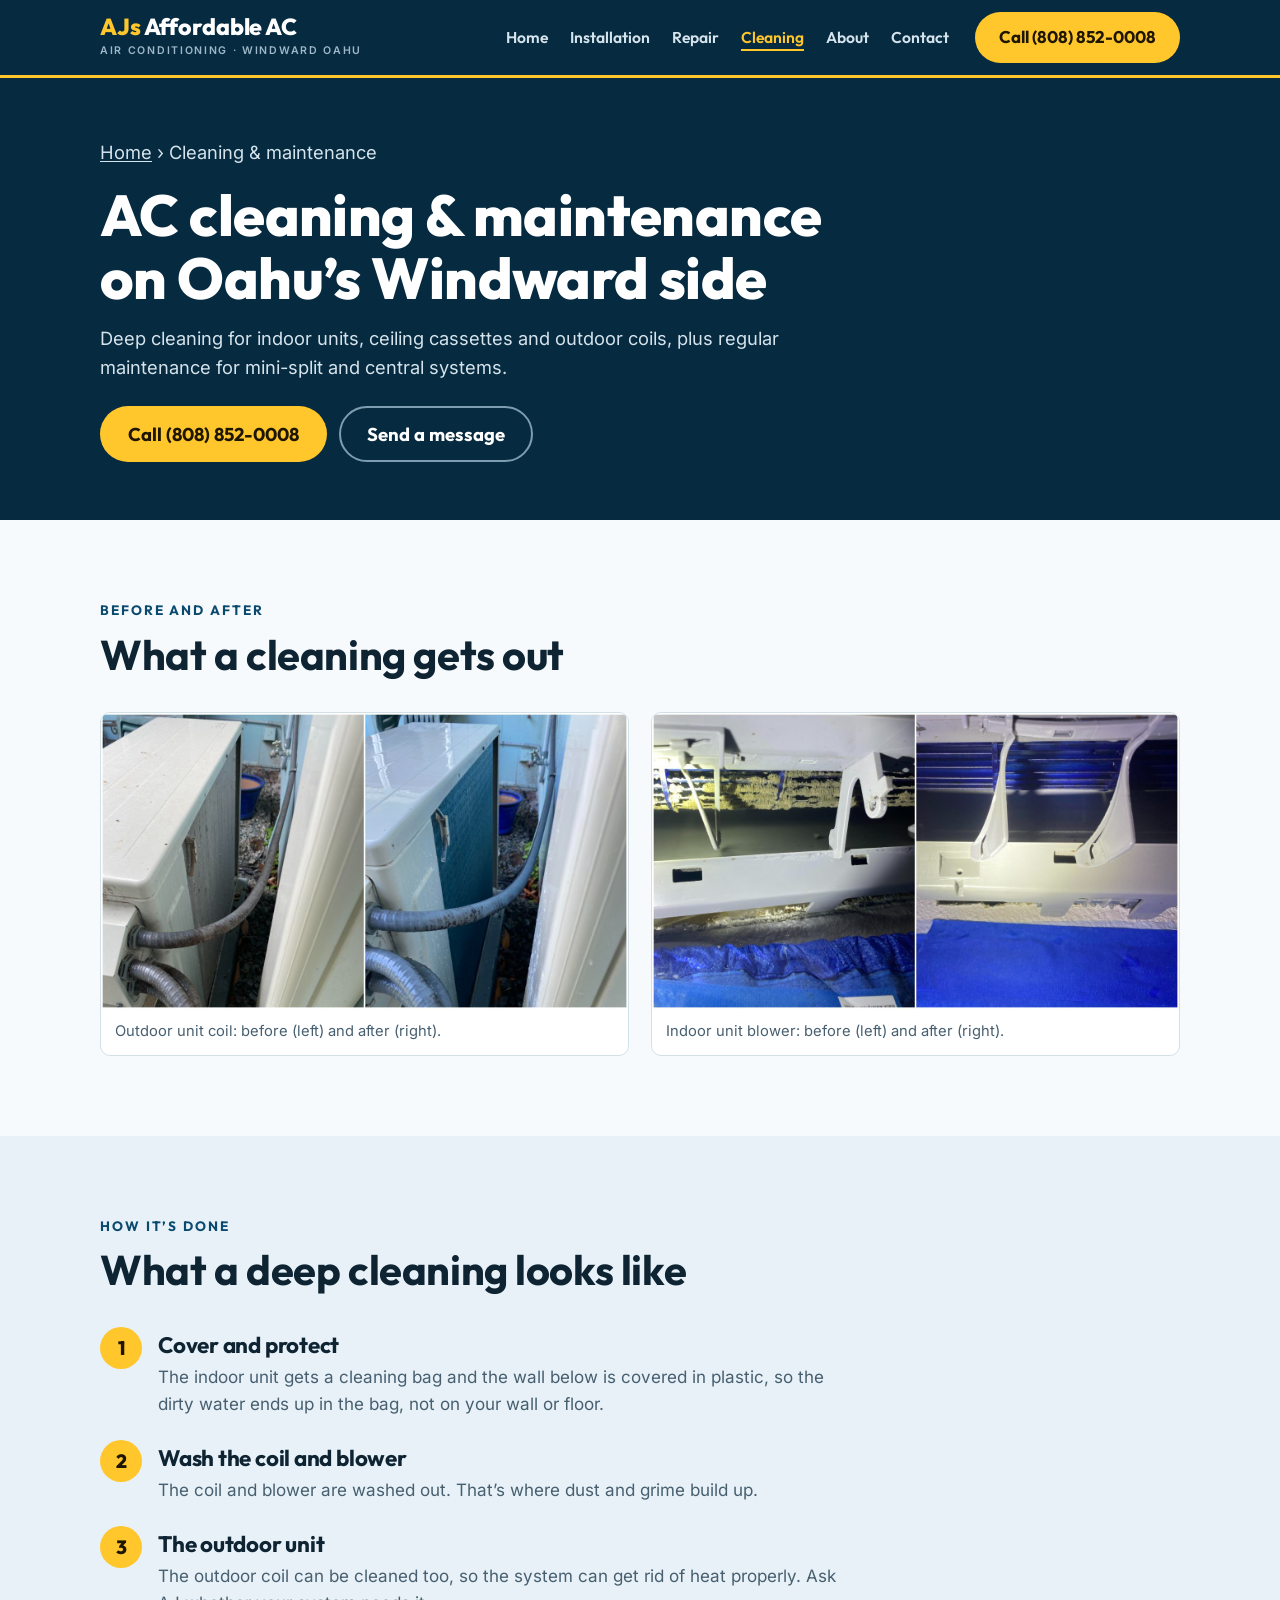
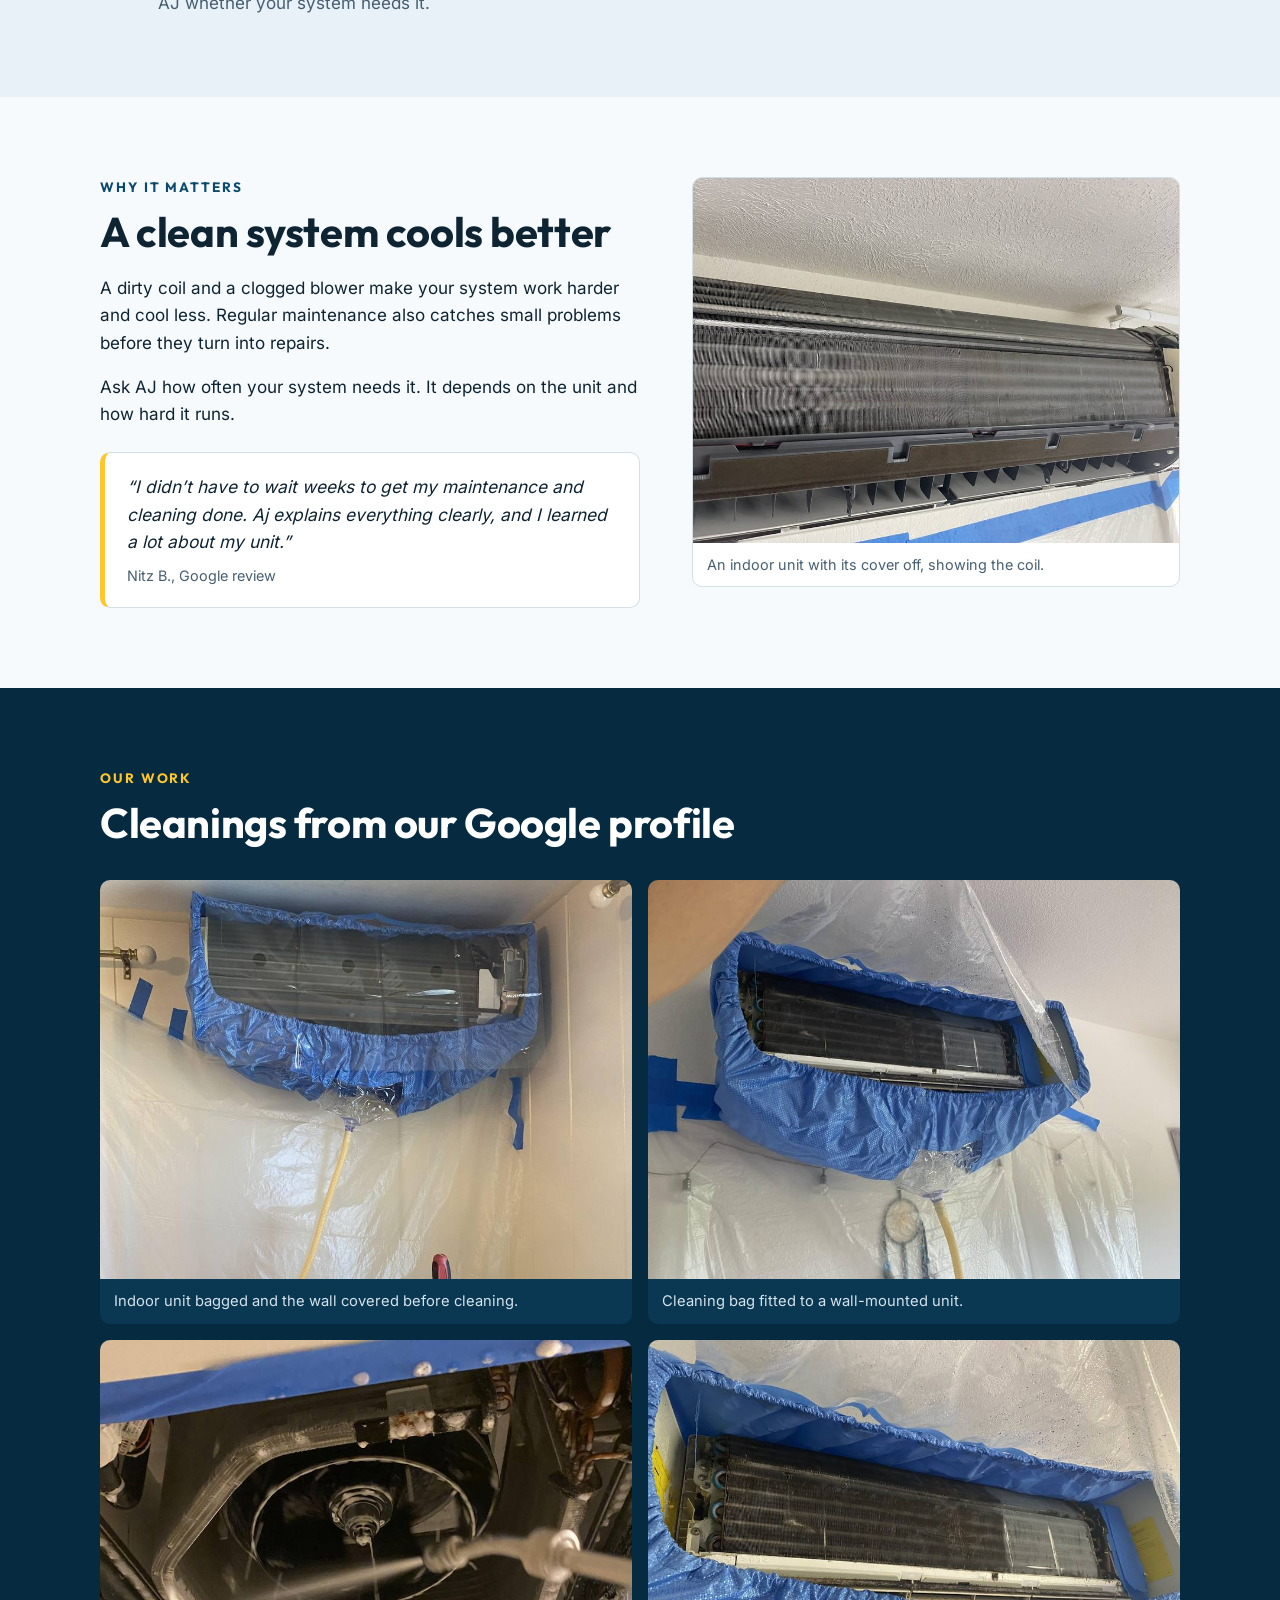
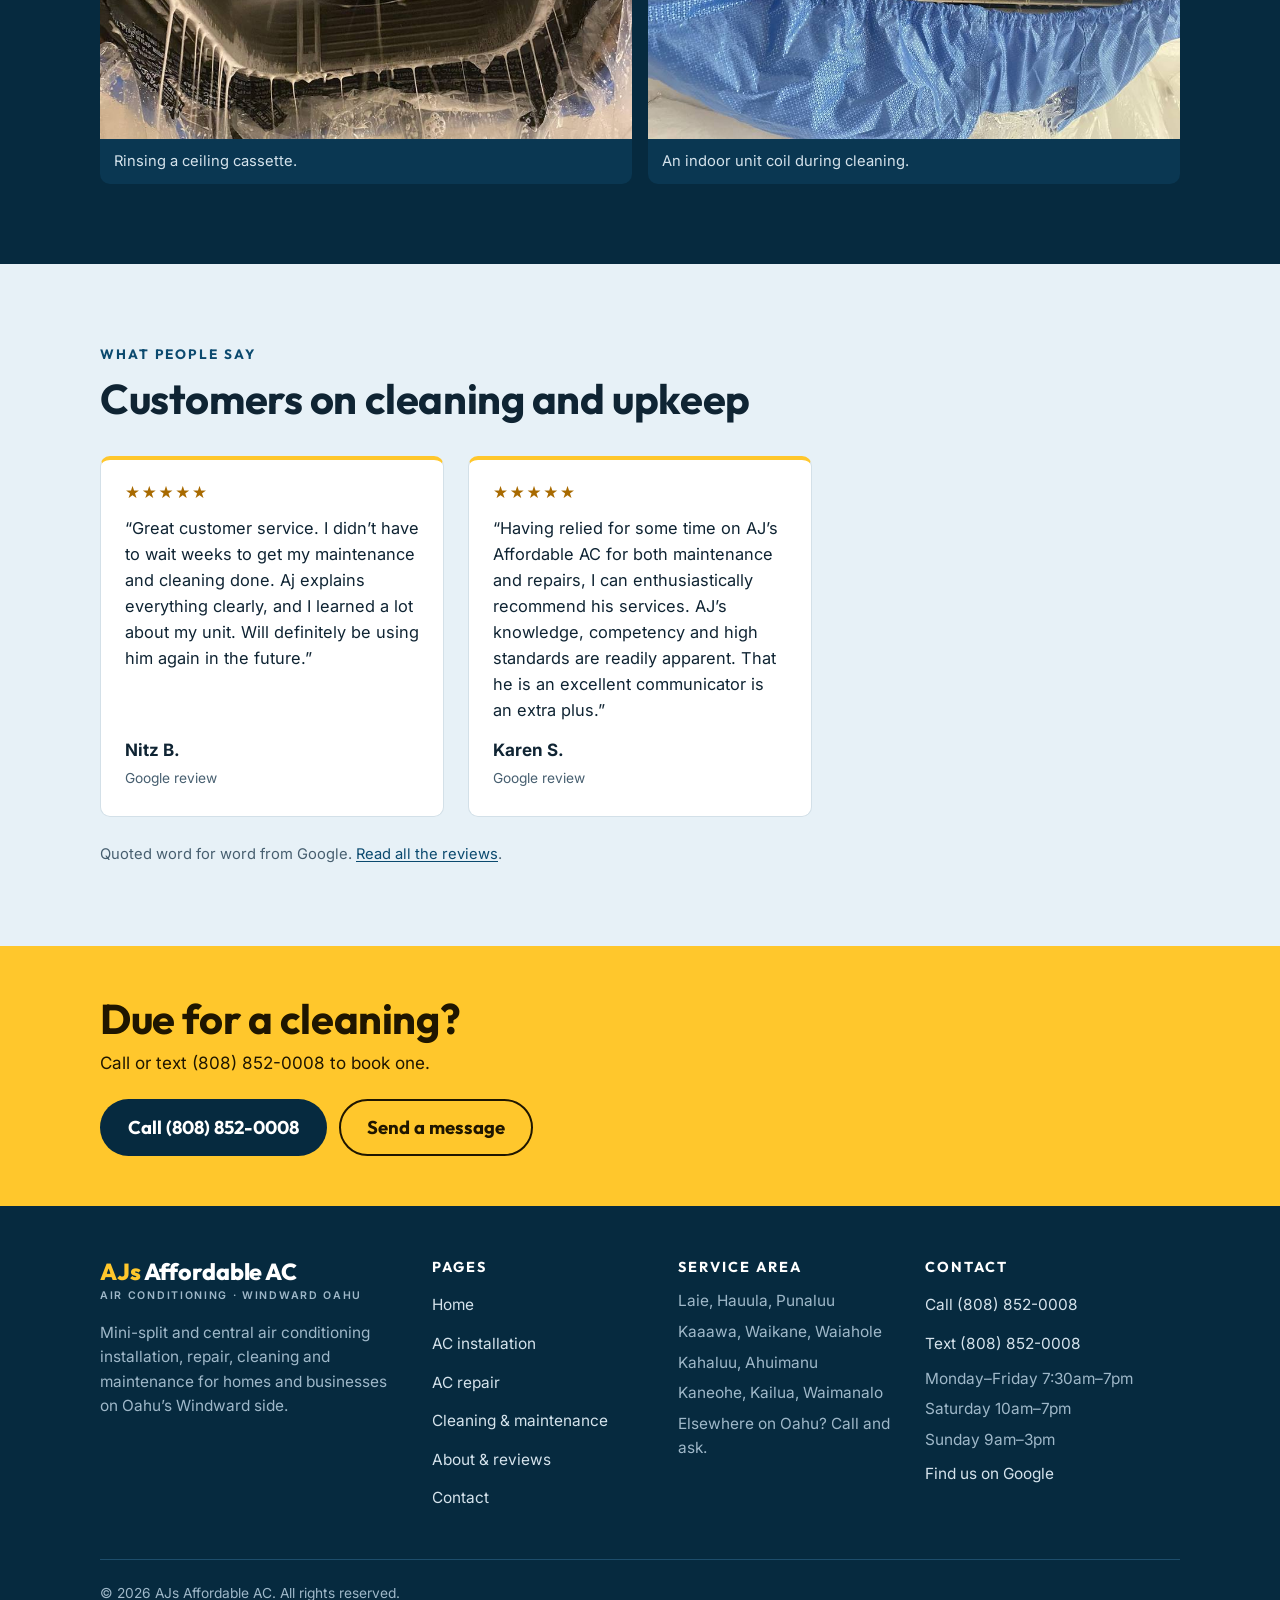
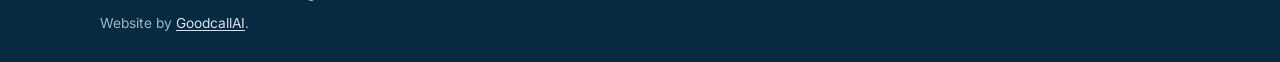
<file: ac-cleaning-maintenance.html>
<!DOCTYPE html>
<html lang="en-US">
<head>
<meta charset="utf-8">
<meta name="viewport" content="width=device-width, initial-scale=1">
<!-- PREVIEW MODE: keeps this temporary address out of Google. Remove this line when the site moves to AJ's own domain. BUILD-NOTES.md, launch step 4. -->
<meta name="robots" content="noindex, nofollow">
<title>AC Cleaning &amp; Maintenance on Windward Oahu | AJs Affordable AC</title>
<meta name="description" content="Call or text (808) 852-0008. Deep cleaning for mini-split indoor units and ceiling cassettes, plus regular maintenance, across Windward Oahu.">
<meta name="theme-color" content="#062a3f">
<meta property="og:type" content="website">
<meta property="og:site_name" content="AJs Affordable AC">
<meta property="og:title" content="AC cleaning &amp; maintenance | AJs Affordable AC, Windward Oahu">
<meta property="og:description" content="Deep cleaning for indoor units, ceiling cassettes and outdoor coils, from Laie to Waimanalo.">
<!-- The preview image below uses the temporary Vercel address. At launch, change it to AJ's domain and add og:url and the canonical link (full https:// links). BUILD-NOTES.md, launch step 3. -->
<meta property="og:image" content="https://a-js-affordable-ac.vercel.app/assets/img/og-image.jpg">
<meta property="og:image:width" content="1200">
<meta property="og:image:height" content="630">
<meta property="og:image:alt" content="A Daikin mini-split outdoor unit on a concrete pad beside a blue-gray house">
<meta name="twitter:card" content="summary_large_image">
<link rel="preload" href="assets/fonts/outfit-latin.woff2" as="font" type="font/woff2" crossorigin>
<link rel="preload" href="assets/fonts/inter-latin.woff2" as="font" type="font/woff2" crossorigin>
<link rel="stylesheet" href="assets/css/site.css">
<link rel="icon" href="favicon.ico" sizes="32x32">
<link rel="icon" href="assets/img/favicon.svg" type="image/svg+xml">
<link rel="apple-touch-icon" href="assets/img/apple-touch-icon.png">
</head>
<body>
<a class="skip" href="#main">Skip to content</a>

<header class="topbar">
  <div class="wrap topbar__inner">
    <a class="brand" href="./">
      <span class="brand__name"><span>AJs</span> Affordable AC</span>
      <span class="brand__sub">Air conditioning &middot; Windward Oahu</span>
    </a>
    <nav class="nav" aria-label="Main">
      <a href="./">Home</a>
      <a href="ac-installation.html">Installation</a>
      <a href="ac-repair.html">Repair</a>
      <a href="ac-cleaning-maintenance.html" aria-current="page">Cleaning</a>
      <a href="about.html">About</a>
      <a href="contact.html">Contact</a>
    </nav>
    <div class="topbar__cta">
      <a class="btn btn--sun" href="tel:+18088520008">Call (808) 852-0008</a>
    </div>
  </div>
</header>

<main id="main">

  <section class="pagehead">
    <div class="wrap">
      <p class="crumb"><a href="./">Home</a> &rsaquo; Cleaning &amp; maintenance</p>
      <h1>AC cleaning &amp; maintenance on Oahu&rsquo;s Windward side</h1>
      <p>Deep cleaning for indoor units, ceiling cassettes and outdoor coils, plus regular maintenance for mini-split and central systems.</p>
      <div class="btn-row">
        <a class="btn btn--lg btn--sun" href="tel:+18088520008">Call (808) 852-0008</a>
        <a class="btn btn--lg btn--ghost" href="contact.html">Send a message</a>
      </div>
    </div>
  </section>

  <section class="section">
    <div class="wrap">
      <div class="section-head">
        <p class="eyebrow">Before and after</p>
        <h2>What a cleaning gets out</h2>
      </div>
      <div class="ba">
        <figure class="shot">
          <img src="assets/img/outdoor-coil-before-after.jpg" alt="Before and after: the coil on the back of an outdoor unit, dull with dirt on the left and clean on the right" width="1280" height="720">
          <figcaption>Outdoor unit coil: before (left) and after (right).</figcaption>
        </figure>
        <figure class="shot">
          <img src="assets/img/blower-wheel-before-after.jpg" alt="Before and after: the blower inside a wall-mounted indoor unit, caked with grime on the left and clean on the right" width="1280" height="720">
          <figcaption>Indoor unit blower: before (left) and after (right).</figcaption>
        </figure>
      </div>
    </div>
  </section>

  <section class="section section--alt">
    <div class="wrap">
      <div class="section-head">
        <p class="eyebrow">How it&rsquo;s done</p>
        <h2>What a deep cleaning looks like</h2>
      </div>
      <ol class="steps">
        <li>
          <h3>Cover and protect</h3>
          <p>The indoor unit gets a cleaning bag and the wall below is covered in plastic, so the dirty water ends up in the bag, not on your wall or floor.</p>
        </li>
        <li>
          <h3>Wash the coil and blower</h3>
          <p>The coil and blower are washed out. That&rsquo;s where dust and grime build up.</p>
        </li>
        <li>
          <h3>The outdoor unit</h3>
          <p>The outdoor coil can be cleaned too, so the system can get rid of heat properly. Ask AJ whether your system needs it.</p>
        </li>
      </ol>
    </div>
  </section>

  <section class="section">
    <div class="wrap split">
      <div>
        <p class="eyebrow">Why it matters</p>
        <h2>A clean system cools better</h2>
        <p>A dirty coil and a clogged blower make your system work harder and cool less. Regular maintenance also catches small problems before they turn into repairs.</p>
        <p>Ask AJ how often your system needs it. It depends on the unit and how hard it runs.</p>
        <figure class="pull">
          <blockquote><p>&ldquo;I didn’t have to wait weeks to get my maintenance and cleaning done. Aj explains everything clearly, and I learned a lot about my unit.&rdquo;</p></blockquote>
          <figcaption>Nitz B., Google review</figcaption>
        </figure>
      </div>
      <figure class="figure">
        <img src="assets/img/indoor-unit-coil-exposed.jpg" alt="Wall-mounted indoor unit with its front cover off, showing the coil" width="900" height="675" loading="lazy">
        <figcaption>An indoor unit with its cover off, showing the coil.</figcaption>
      </figure>
    </div>
  </section>

  <section class="section section--dark">
    <div class="wrap">
      <div class="section-head">
        <p class="eyebrow">Our work</p>
        <h2>Cleanings from our Google profile</h2>
      </div>
      <div class="gallery gallery--2">
        <figure class="shot">
          <img src="assets/img/indoor-unit-cleaning-setup.jpg" alt="Wall-mounted indoor unit fitted with a blue cleaning bag, with plastic sheeting taped over the wall below" width="900" height="675" loading="lazy">
          <figcaption>Indoor unit bagged and the wall covered before cleaning.</figcaption>
        </figure>
        <figure class="shot">
          <img src="assets/img/indoor-unit-cleaning-bag.jpg" alt="Wall-mounted indoor unit fitted with a blue cleaning bag, the wall below covered in plastic sheeting" width="900" height="675" loading="lazy">
          <figcaption>Cleaning bag fitted to a wall-mounted unit.</figcaption>
        </figure>
        <figure class="shot">
          <img src="assets/img/ceiling-cassette-rinse.jpg" alt="A ceiling cassette being rinsed with a spray wand, with plastic sheeting catching the runoff" width="900" height="675" loading="lazy">
          <figcaption>Rinsing a ceiling cassette.</figcaption>
        </figure>
        <figure class="shot">
          <img src="assets/img/indoor-unit-coil-cleaning-bag.jpg" alt="Close-up of an indoor unit’s coil during cleaning, with a blue cleaning bag fitted around it" width="900" height="675" loading="lazy">
          <figcaption>An indoor unit coil during cleaning.</figcaption>
        </figure>
      </div>
    </div>
  </section>

  <section class="section section--alt">
    <div class="wrap">
      <div class="section-head">
        <p class="eyebrow">What people say</p>
        <h2>Customers on cleaning and upkeep</h2>
      </div>
      <div class="reviews">
        <figure class="review">
          <div class="review__stars"><span aria-hidden="true">&#9733;&#9733;&#9733;&#9733;&#9733;</span><span class="visually-hidden">Rated 5 out of 5 stars</span></div>
          <blockquote>
            <p>“Great customer service. I didn’t have to wait weeks to get my maintenance and cleaning done. Aj explains everything clearly, and I learned a lot about my unit. Will definitely be using him again in the future.”</p>
          </blockquote>
          <figcaption class="review__who"><span class="review__name">Nitz B.</span> <span class="review__meta">Google review</span></figcaption>
        </figure>
        <figure class="review">
          <div class="review__stars"><span aria-hidden="true">&#9733;&#9733;&#9733;&#9733;&#9733;</span><span class="visually-hidden">Rated 5 out of 5 stars</span></div>
          <blockquote>
            <p>“Having relied for some time on AJ’s Affordable AC for both maintenance and repairs, I can enthusiastically recommend his services. AJ’s knowledge, competency and high standards are readily apparent. That he is an excellent communicator is an extra plus.”</p>
          </blockquote>
          <figcaption class="review__who"><span class="review__name">Karen S.</span> <span class="review__meta">Google review</span></figcaption>
        </figure>
      </div>
      <p class="source-note">Quoted word for word from Google. <a href="about.html">Read all the reviews</a>.</p>
    </div>
  </section>

  <section class="band">
    <div class="wrap">
      <h2>Due for a cleaning?</h2>
      <p>Call or text (808) 852-0008 to book one.</p>
      <div class="btn-row">
        <a class="btn btn--lg btn--ink" href="tel:+18088520008">Call (808) 852-0008</a>
        <a class="btn btn--lg btn--outline" href="sms:+18088520008">Send a text</a>
        <a class="btn btn--lg btn--outline" href="contact.html">Send a message</a>
      </div>
    </div>
  </section>

</main>

<footer class="footer">
  <div class="wrap">
    <div class="footer__grid">
      <div class="footer__brand">
        <span class="brand__name"><span>AJs</span> Affordable AC</span>
        <span class="brand__sub">Air conditioning &middot; Windward Oahu</span>
        <p>Mini-split and central air conditioning installation, repair, cleaning and maintenance for homes and businesses on Oahu&rsquo;s Windward side.</p>
      </div>
      <div>
        <h3>Pages</h3>
        <ul>
          <li><a href="./">Home</a></li>
          <li><a href="ac-installation.html">AC installation</a></li>
          <li><a href="ac-repair.html">AC repair</a></li>
          <li><a href="ac-cleaning-maintenance.html">Cleaning &amp; maintenance</a></li>
          <li><a href="about.html">About &amp; reviews</a></li>
          <li><a href="contact.html">Contact</a></li>
        </ul>
      </div>
      <div>
        <h3>Service area</h3>
        <ul>
          <li>Laie, Hauula, Punaluu</li>
          <li>Kaaawa, Waikane, Waiahole</li>
          <li>Kahaluu, Ahuimanu</li>
          <li>Kaneohe, Kailua, Waimanalo</li>
          <li>Elsewhere on Oahu? Call and ask.</li>
        </ul>
      </div>
      <div>
        <h3>Contact</h3>
        <ul>
          <li><a href="tel:+18088520008">Call (808) 852-0008</a></li>
          <li><a href="sms:+18088520008">Text (808) 852-0008</a></li>
          <li>Monday&ndash;Friday 7:30am&ndash;7pm</li>
          <li>Saturday 10am&ndash;7pm</li>
          <li>Sunday 9am&ndash;3pm</li>
          <li><a href="https://www.google.com/maps/place/AJs+Affordable+AC/data=!4m2!3m1!1s0xcdae49385e09da9:0x54e8aec5e3756db" target="_blank" rel="noopener">Find us on Google</a></li>
        </ul>
      </div>
    </div>

    <div class="footer__legal">
      <!-- ===================================================================
           LAUNCH BLOCKER: DO NOT TAKE THIS SITE PUBLIC WITHOUT READING THIS.
           Hawaii law (HRS 444-9.2) requires a contractor's license number in
           their advertising. AJ's number is not known yet, so the line below
           stays switched off. When AJ gives it: fill it in, delete these
           comment markers, and do the same on every page.
           BUILD-NOTES.md, launch step 1.

      <p>Hawaii contractor license C-_____</p>
           =================================================================== -->
      <p>&copy; 2026 AJs Affordable AC. All rights reserved.</p>
      <p>Website by <a href="https://goodcallai.org" target="_blank" rel="noopener">GoodcallAI</a>.</p>
    </div>
  </div>
</footer>

<nav class="callbar" aria-label="Quick contact">
  <a class="is-call" href="tel:+18088520008">Call now</a>
  <a class="is-text" href="sms:+18088520008">Text us</a>
</nav>

</body>
</html>
</file>
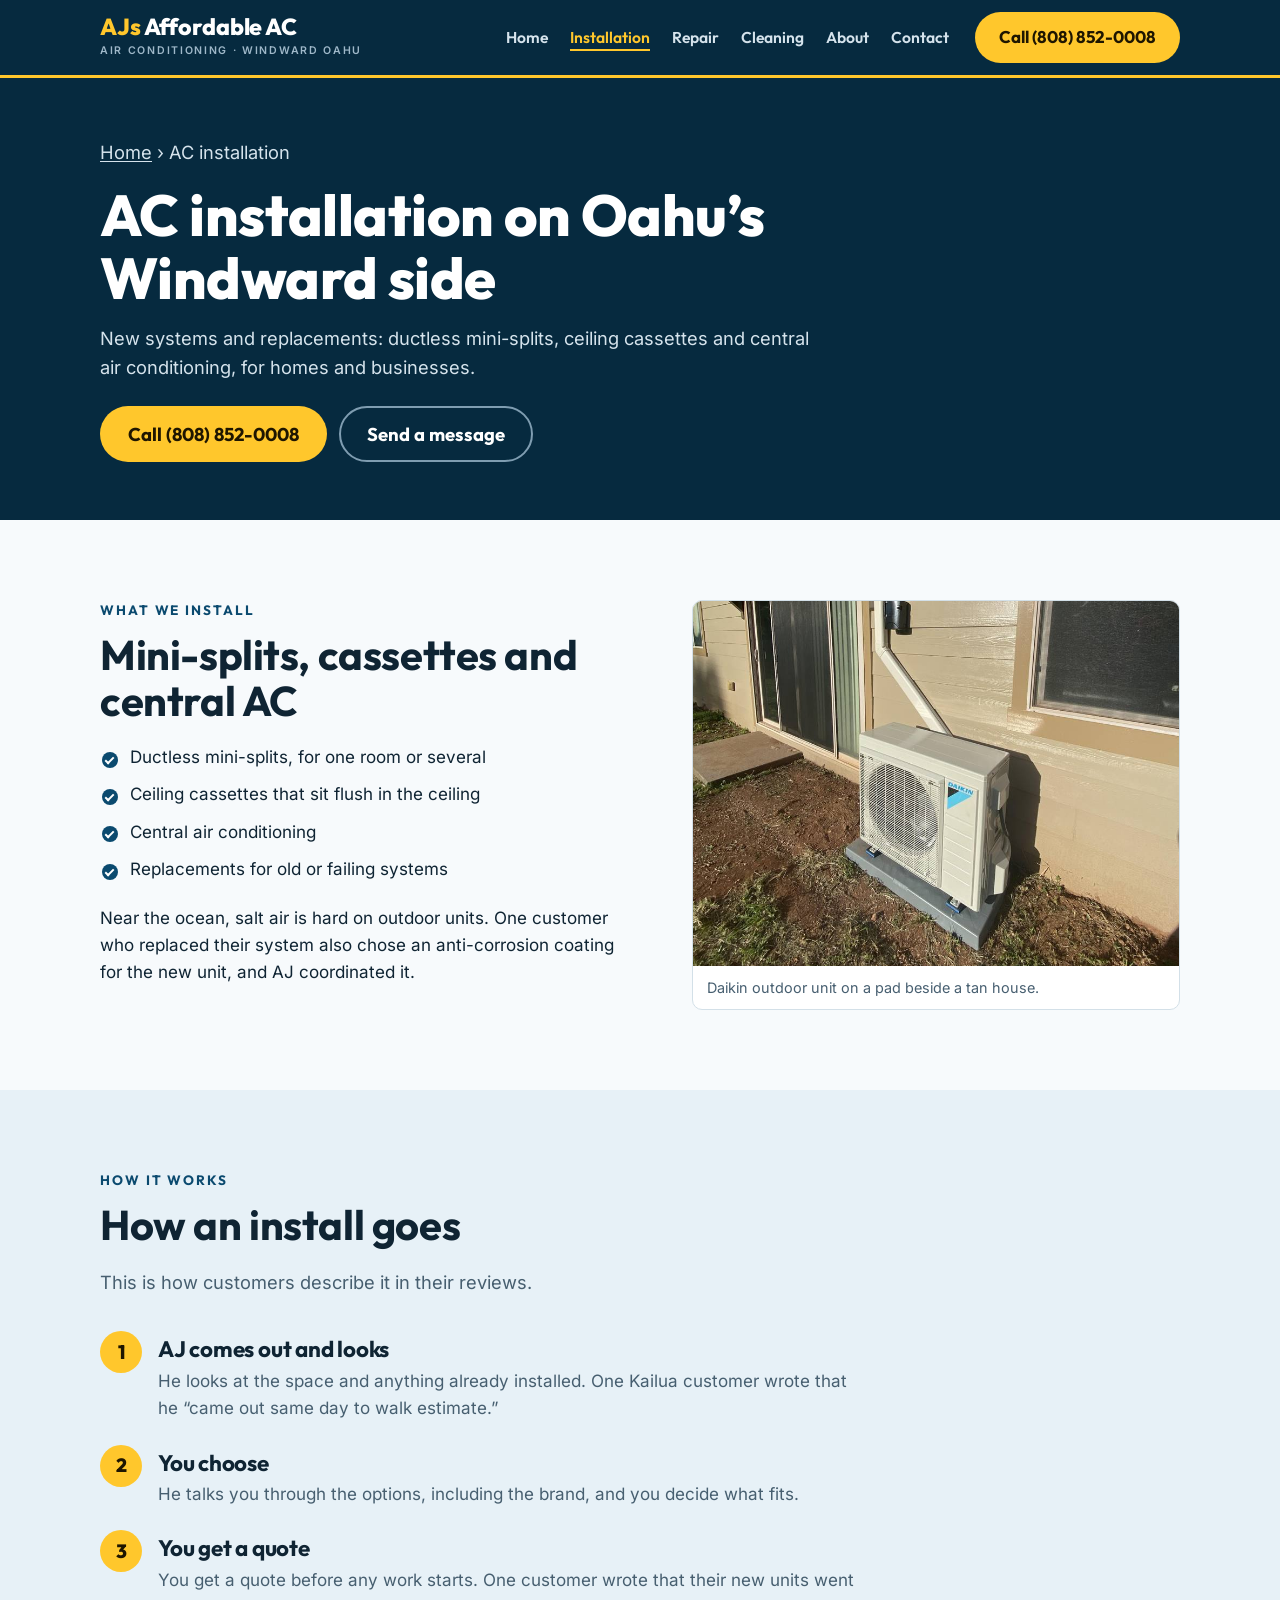
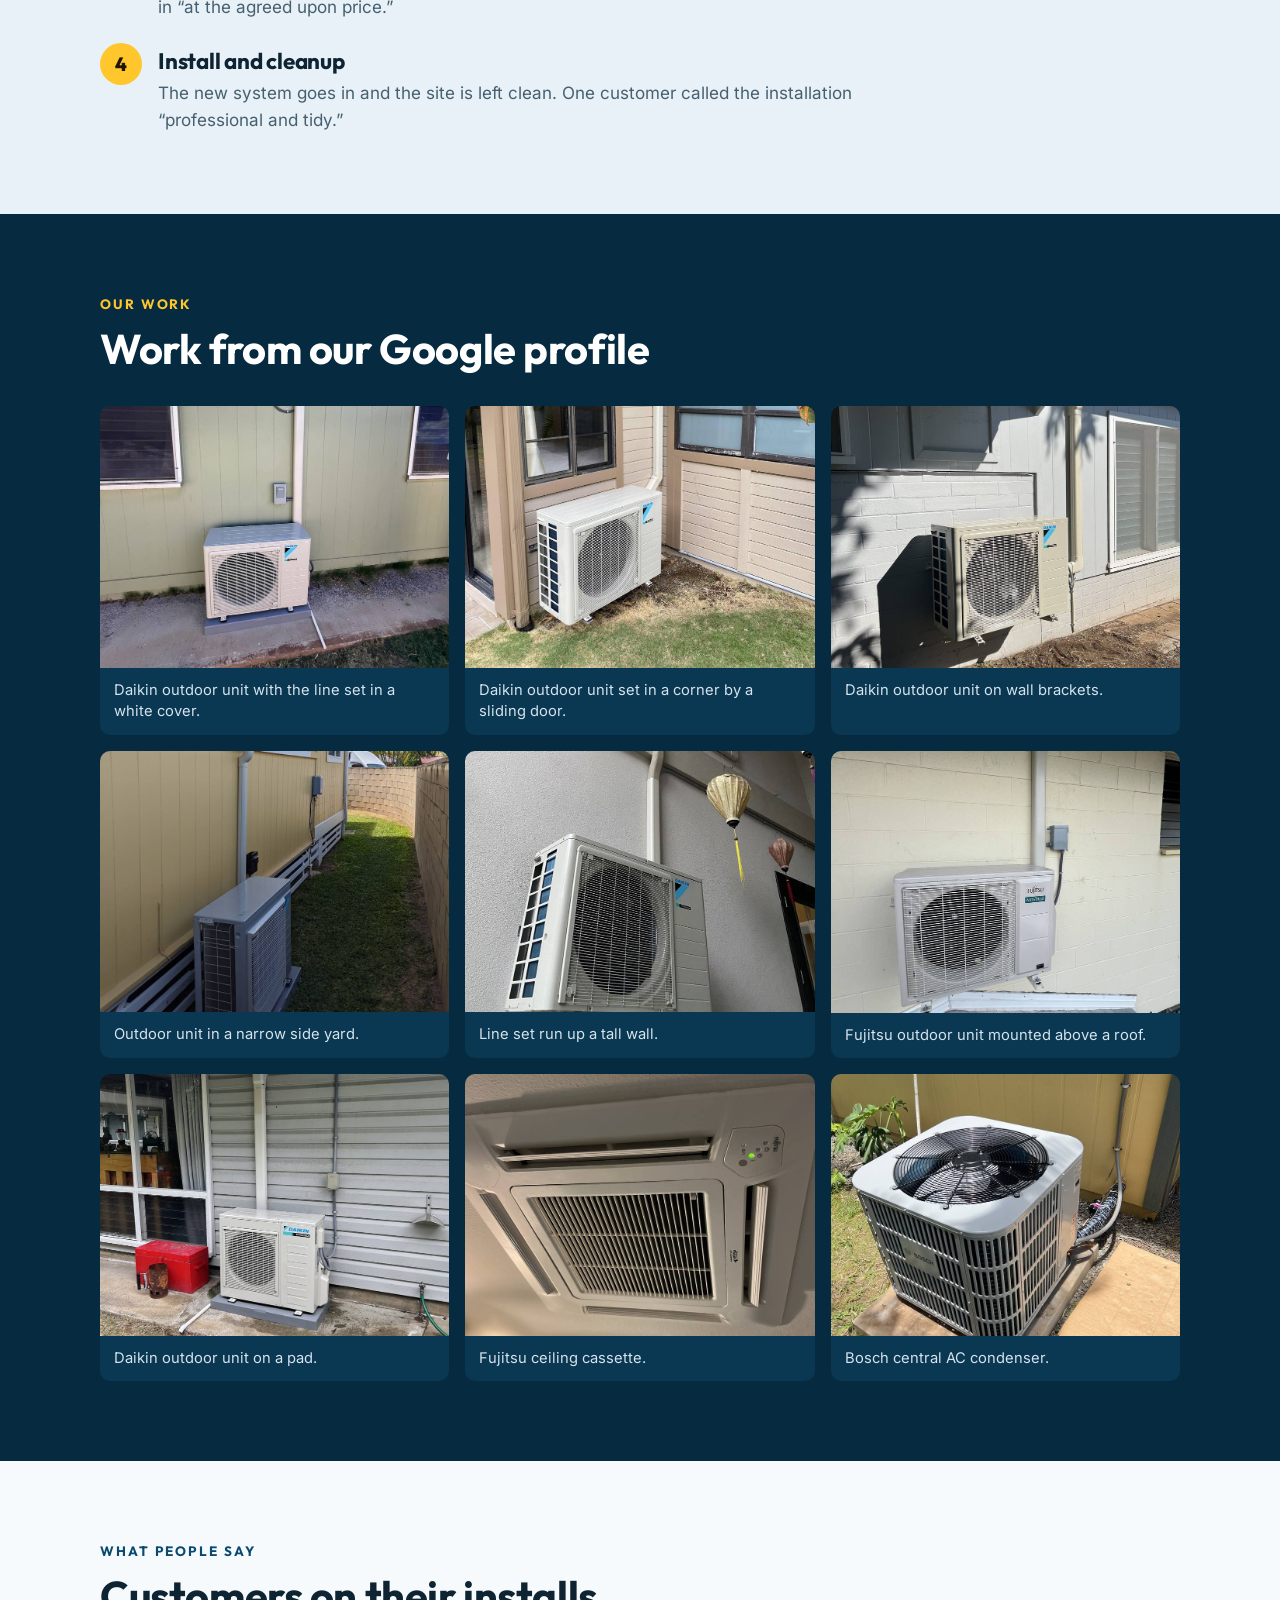
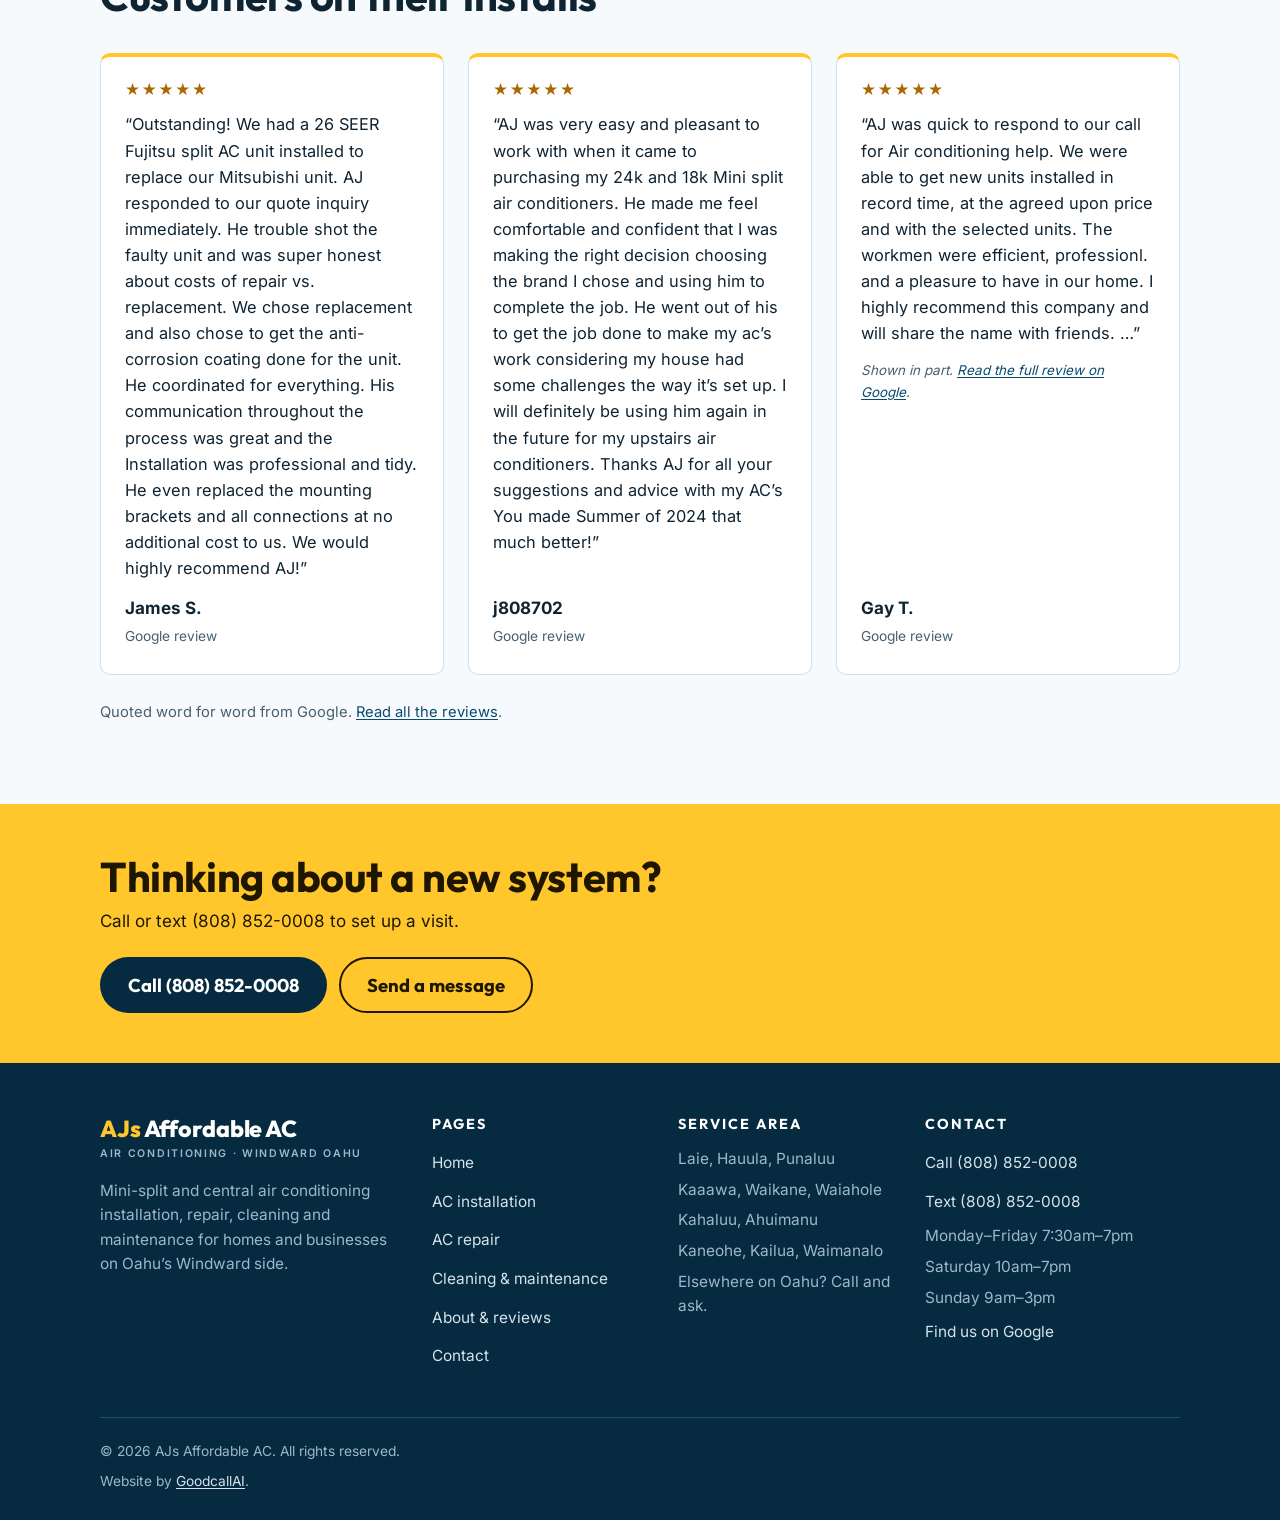
<file: ac-installation.html>
<!DOCTYPE html>
<html lang="en-US">
<head>
<meta charset="utf-8">
<meta name="viewport" content="width=device-width, initial-scale=1">
<!-- PREVIEW MODE: keeps this temporary address out of Google. Remove this line when the site moves to AJ's own domain. BUILD-NOTES.md, launch step 4. -->
<meta name="robots" content="noindex, nofollow">
<title>AC Installation on Windward Oahu | AJs Affordable AC</title>
<meta name="description" content="Call or text (808) 852-0008. New and replacement mini-split and central AC for homes and businesses across Windward Oahu.">
<meta name="theme-color" content="#062a3f">
<meta property="og:type" content="website">
<meta property="og:site_name" content="AJs Affordable AC">
<meta property="og:title" content="AC installation | AJs Affordable AC, Windward Oahu">
<meta property="og:description" content="Mini-splits, ceiling cassettes and central AC, installed from Laie to Waimanalo.">
<!-- The preview image below uses the temporary Vercel address. At launch, change it to AJ's domain and add og:url and the canonical link (full https:// links). BUILD-NOTES.md, launch step 3. -->
<meta property="og:image" content="https://a-js-affordable-ac.vercel.app/assets/img/og-image.jpg">
<meta property="og:image:width" content="1200">
<meta property="og:image:height" content="630">
<meta property="og:image:alt" content="A Daikin mini-split outdoor unit on a concrete pad beside a blue-gray house">
<meta name="twitter:card" content="summary_large_image">
<link rel="preload" href="assets/fonts/outfit-latin.woff2" as="font" type="font/woff2" crossorigin>
<link rel="preload" href="assets/fonts/inter-latin.woff2" as="font" type="font/woff2" crossorigin>
<link rel="stylesheet" href="assets/css/site.css">
<link rel="icon" href="favicon.ico" sizes="32x32">
<link rel="icon" href="assets/img/favicon.svg" type="image/svg+xml">
<link rel="apple-touch-icon" href="assets/img/apple-touch-icon.png">
</head>
<body>
<a class="skip" href="#main">Skip to content</a>

<header class="topbar">
  <div class="wrap topbar__inner">
    <a class="brand" href="./">
      <span class="brand__name"><span>AJs</span> Affordable AC</span>
      <span class="brand__sub">Air conditioning &middot; Windward Oahu</span>
    </a>
    <nav class="nav" aria-label="Main">
      <a href="./">Home</a>
      <a href="ac-installation.html" aria-current="page">Installation</a>
      <a href="ac-repair.html">Repair</a>
      <a href="ac-cleaning-maintenance.html">Cleaning</a>
      <a href="about.html">About</a>
      <a href="contact.html">Contact</a>
    </nav>
    <div class="topbar__cta">
      <a class="btn btn--sun" href="tel:+18088520008">Call (808) 852-0008</a>
    </div>
  </div>
</header>

<main id="main">

  <section class="pagehead">
    <div class="wrap">
      <p class="crumb"><a href="./">Home</a> &rsaquo; AC installation</p>
      <h1>AC installation on Oahu&rsquo;s Windward side</h1>
      <p>New systems and replacements: ductless mini-splits, ceiling cassettes and central air conditioning, for homes and businesses.</p>
      <div class="btn-row">
        <a class="btn btn--lg btn--sun" href="tel:+18088520008">Call (808) 852-0008</a>
        <a class="btn btn--lg btn--ghost" href="contact.html">Send a message</a>
      </div>
    </div>
  </section>

  <section class="section">
    <div class="wrap split">
      <div>
        <p class="eyebrow">What we install</p>
        <h2>Mini-splits, cassettes and central AC</h2>
        <ul class="ticks">
          <li>Ductless mini-splits, for one room or several</li>
          <li>Ceiling cassettes that sit flush in the ceiling</li>
          <li>Central air conditioning</li>
          <li>Replacements for old or failing systems</li>
        </ul>
        <p class="after-list">Near the ocean, salt air is hard on outdoor units. One customer who replaced their system also chose an anti-corrosion coating for the new unit, and AJ coordinated it.</p>
      </div>
      <figure class="figure">
        <img src="assets/img/daikin-outdoor-unit-tan-house.jpg" alt="Daikin outdoor unit on a pad beside a tan house" width="900" height="675">
        <figcaption>Daikin outdoor unit on a pad beside a tan house.</figcaption>
      </figure>
    </div>
  </section>

  <section class="section section--alt">
    <div class="wrap">
      <div class="section-head">
        <p class="eyebrow">How it works</p>
        <h2>How an install goes</h2>
        <p class="lede">This is how customers describe it in their reviews.</p>
      </div>
      <ol class="steps">
        <li>
          <h3>AJ comes out and looks</h3>
          <p>He looks at the space and anything already installed. One Kailua customer wrote that he &ldquo;came out same day to walk estimate.&rdquo;</p>
        </li>
        <li>
          <h3>You choose</h3>
          <p>He talks you through the options, including the brand, and you decide what fits.</p>
        </li>
        <li>
          <h3>You get a quote</h3>
          <p>You get a quote before any work starts. One customer wrote that their new units went in &ldquo;at the agreed upon price.&rdquo;</p>
        </li>
        <li>
          <h3>Install and cleanup</h3>
          <p>The new system goes in and the site is left clean. One customer called the installation &ldquo;professional and tidy.&rdquo;</p>
        </li>
      </ol>
    </div>
  </section>

  <section class="section section--dark">
    <div class="wrap">
      <div class="section-head">
        <p class="eyebrow">Our work</p>
        <h2>Work from our Google profile</h2>
      </div>
      <div class="gallery">
        <figure class="shot">
          <img src="assets/img/daikin-outdoor-unit-green-house.jpg" alt="Daikin outdoor unit on a pad beside a green house, with the line set running up the wall in a white cover" width="900" height="675" loading="lazy">
          <figcaption>Daikin outdoor unit with the line set in a white cover.</figcaption>
        </figure>
        <figure class="shot">
          <img src="assets/img/daikin-outdoor-unit-by-sliding-door.jpg" alt="Daikin outdoor unit set in a corner beside a sliding door, with the line set in a white cover" width="900" height="675" loading="lazy">
          <figcaption>Daikin outdoor unit set in a corner by a sliding door.</figcaption>
        </figure>
        <figure class="shot">
          <img src="assets/img/daikin-outdoor-unit-block-wall.jpg" alt="Daikin outdoor unit mounted on wall brackets on a gray painted block wall" width="900" height="675" loading="lazy">
          <figcaption>Daikin outdoor unit on wall brackets.</figcaption>
        </figure>
        <figure class="shot">
          <img src="assets/img/outdoor-unit-side-yard.jpg" alt="Mini-split outdoor unit on a pad in a narrow grassy side yard beside a yellow house" width="900" height="675" loading="lazy">
          <figcaption>Outdoor unit in a narrow side yard.</figcaption>
        </figure>
        <figure class="shot">
          <img src="assets/img/daikin-outdoor-unit-tall-wall.jpg" alt="Daikin outdoor unit against a tall wall, with its line set running up the wall in a white cover" width="900" height="675" loading="lazy">
          <figcaption>Line set run up a tall wall.</figcaption>
        </figure>
        <figure class="shot">
          <img src="assets/img/fujitsu-outdoor-unit-above-roof.jpg" alt="Fujitsu Airstage outdoor unit mounted on a block wall above a low roof" width="900" height="675" loading="lazy">
          <figcaption>Fujitsu outdoor unit mounted above a roof.</figcaption>
        </figure>
        <figure class="shot">
          <img src="assets/img/daikin-outdoor-unit-gray-house.jpg" alt="Daikin outdoor unit on a pad beside a gray house, next to a red toolbox" width="900" height="675" loading="lazy">
          <figcaption>Daikin outdoor unit on a pad.</figcaption>
        </figure>
        <figure class="shot">
          <img src="assets/img/fujitsu-ceiling-cassette.jpg" alt="Fujitsu ceiling cassette installed flush in a ceiling, its status light on" width="900" height="675" loading="lazy">
          <figcaption>Fujitsu ceiling cassette.</figcaption>
        </figure>
        <figure class="shot">
          <img src="assets/img/bosch-central-ac-condenser.jpg" alt="Bosch central air conditioning condenser on a concrete pad beside a yellow house" width="900" height="675" loading="lazy">
          <figcaption>Bosch central AC condenser.</figcaption>
        </figure>
      </div>
    </div>
  </section>

  <section class="section">
    <div class="wrap">
      <div class="section-head">
        <p class="eyebrow">What people say</p>
        <h2>Customers on their installs</h2>
      </div>
      <div class="reviews">
        <figure class="review">
          <div class="review__stars"><span aria-hidden="true">&#9733;&#9733;&#9733;&#9733;&#9733;</span><span class="visually-hidden">Rated 5 out of 5 stars</span></div>
          <blockquote>
            <p>“Outstanding! We had a 26 SEER Fujitsu split AC unit installed to replace our Mitsubishi unit. AJ responded to our quote inquiry immediately. He trouble shot the faulty unit and was super honest about costs of repair vs. replacement. We chose replacement and also chose to get the anti-corrosion coating done for the unit. He coordinated for everything. His communication throughout the process was great and the Installation was professional and tidy. He even replaced the mounting brackets and all connections at no additional cost to us. We would highly recommend AJ!”</p>
          </blockquote>
          <figcaption class="review__who"><span class="review__name">James S.</span> <span class="review__meta">Google review</span></figcaption>
        </figure>
        <figure class="review">
          <div class="review__stars"><span aria-hidden="true">&#9733;&#9733;&#9733;&#9733;&#9733;</span><span class="visually-hidden">Rated 5 out of 5 stars</span></div>
          <blockquote>
            <p>“AJ was very easy and pleasant to work with when it came to purchasing my 24k and 18k Mini split air conditioners. He made me feel comfortable and confident that I was making the right decision choosing the brand I chose and using him to complete the job. He went out of his to get the job done to make my ac’s work considering my house had some challenges the way it’s set up. I will definitely be using him again in the future for my upstairs air conditioners. Thanks AJ for all your suggestions and advice with my AC’s You made Summer of 2024 that much better!”</p>
          </blockquote>
          <figcaption class="review__who"><span class="review__name">j808702</span> <span class="review__meta">Google review</span></figcaption>
        </figure>
        <figure class="review">
          <div class="review__stars"><span aria-hidden="true">&#9733;&#9733;&#9733;&#9733;&#9733;</span><span class="visually-hidden">Rated 5 out of 5 stars</span></div>
          <blockquote>
            <p>“AJ was quick to respond to our call for Air conditioning help. We were able to get new units installed in record time, at the agreed upon price and with the selected units. The workmen were efficient, professionl. and a pleasure to have in our home. I highly recommend this company and will share the name with friends. …”</p>
          </blockquote>
          <p class="review__note">Shown in part. <a href="https://www.google.com/maps/place/AJs+Affordable+AC/data=!4m2!3m1!1s0xcdae49385e09da9:0x54e8aec5e3756db" target="_blank" rel="noopener">Read the full review on Google</a>.</p>
          <figcaption class="review__who"><span class="review__name">Gay T.</span> <span class="review__meta">Google review</span></figcaption>
        </figure>
      </div>
      <p class="source-note">Quoted word for word from Google. <a href="about.html">Read all the reviews</a>.</p>
    </div>
  </section>

  <section class="band">
    <div class="wrap">
      <h2>Thinking about a new system?</h2>
      <p>Call or text (808) 852-0008 to set up a visit.</p>
      <div class="btn-row">
        <a class="btn btn--lg btn--ink" href="tel:+18088520008">Call (808) 852-0008</a>
        <a class="btn btn--lg btn--outline" href="sms:+18088520008">Send a text</a>
        <a class="btn btn--lg btn--outline" href="contact.html">Send a message</a>
      </div>
    </div>
  </section>

</main>

<footer class="footer">
  <div class="wrap">
    <div class="footer__grid">
      <div class="footer__brand">
        <span class="brand__name"><span>AJs</span> Affordable AC</span>
        <span class="brand__sub">Air conditioning &middot; Windward Oahu</span>
        <p>Mini-split and central air conditioning installation, repair, cleaning and maintenance for homes and businesses on Oahu&rsquo;s Windward side.</p>
      </div>
      <div>
        <h3>Pages</h3>
        <ul>
          <li><a href="./">Home</a></li>
          <li><a href="ac-installation.html">AC installation</a></li>
          <li><a href="ac-repair.html">AC repair</a></li>
          <li><a href="ac-cleaning-maintenance.html">Cleaning &amp; maintenance</a></li>
          <li><a href="about.html">About &amp; reviews</a></li>
          <li><a href="contact.html">Contact</a></li>
        </ul>
      </div>
      <div>
        <h3>Service area</h3>
        <ul>
          <li>Laie, Hauula, Punaluu</li>
          <li>Kaaawa, Waikane, Waiahole</li>
          <li>Kahaluu, Ahuimanu</li>
          <li>Kaneohe, Kailua, Waimanalo</li>
          <li>Elsewhere on Oahu? Call and ask.</li>
        </ul>
      </div>
      <div>
        <h3>Contact</h3>
        <ul>
          <li><a href="tel:+18088520008">Call (808) 852-0008</a></li>
          <li><a href="sms:+18088520008">Text (808) 852-0008</a></li>
          <li>Monday&ndash;Friday 7:30am&ndash;7pm</li>
          <li>Saturday 10am&ndash;7pm</li>
          <li>Sunday 9am&ndash;3pm</li>
          <li><a href="https://www.google.com/maps/place/AJs+Affordable+AC/data=!4m2!3m1!1s0xcdae49385e09da9:0x54e8aec5e3756db" target="_blank" rel="noopener">Find us on Google</a></li>
        </ul>
      </div>
    </div>

    <div class="footer__legal">
      <!-- ===================================================================
           LAUNCH BLOCKER: DO NOT TAKE THIS SITE PUBLIC WITHOUT READING THIS.
           Hawaii law (HRS 444-9.2) requires a contractor's license number in
           their advertising. AJ's number is not known yet, so the line below
           stays switched off. When AJ gives it: fill it in, delete these
           comment markers, and do the same on every page.
           BUILD-NOTES.md, launch step 1.

      <p>Hawaii contractor license C-_____</p>
           =================================================================== -->
      <p>&copy; 2026 AJs Affordable AC. All rights reserved.</p>
      <p>Website by <a href="https://goodcallai.org" target="_blank" rel="noopener">GoodcallAI</a>.</p>
    </div>
  </div>
</footer>

<nav class="callbar" aria-label="Quick contact">
  <a class="is-call" href="tel:+18088520008">Call now</a>
  <a class="is-text" href="sms:+18088520008">Text us</a>
</nav>

</body>
</html>
</file>
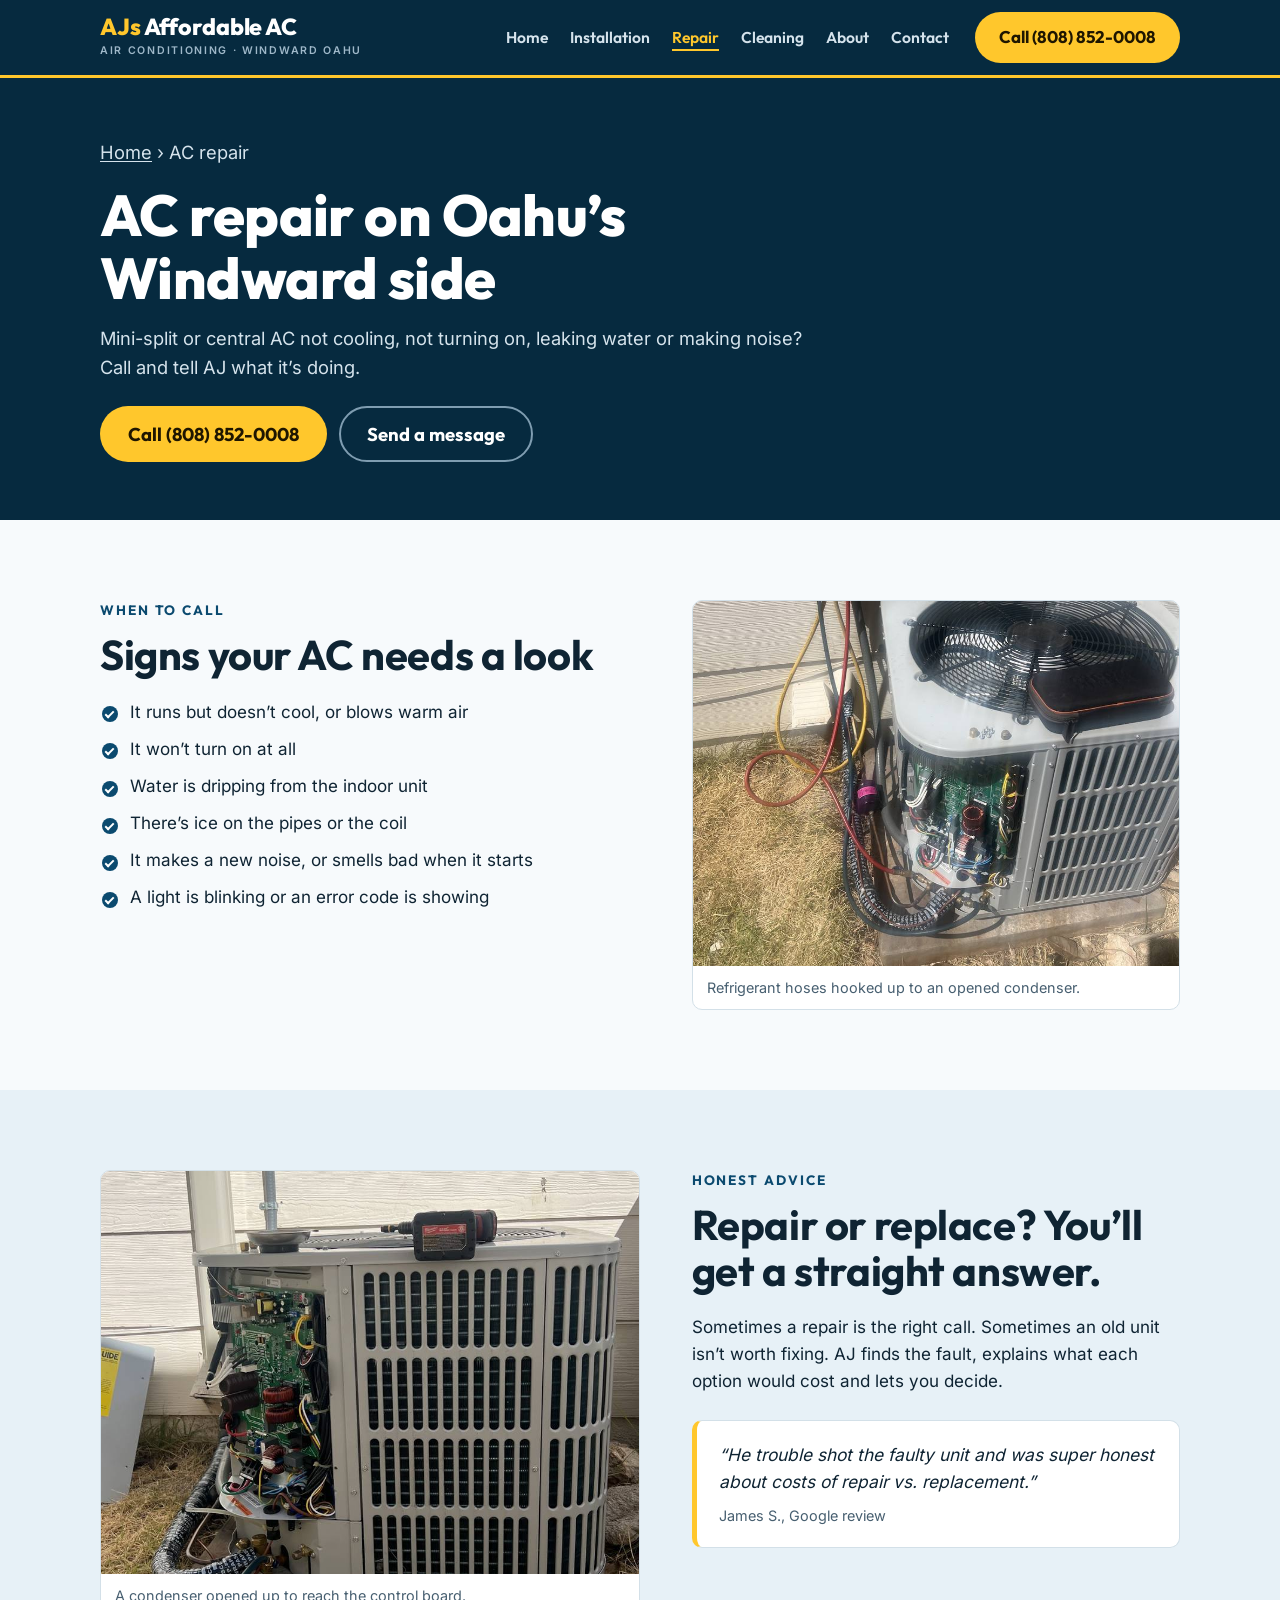
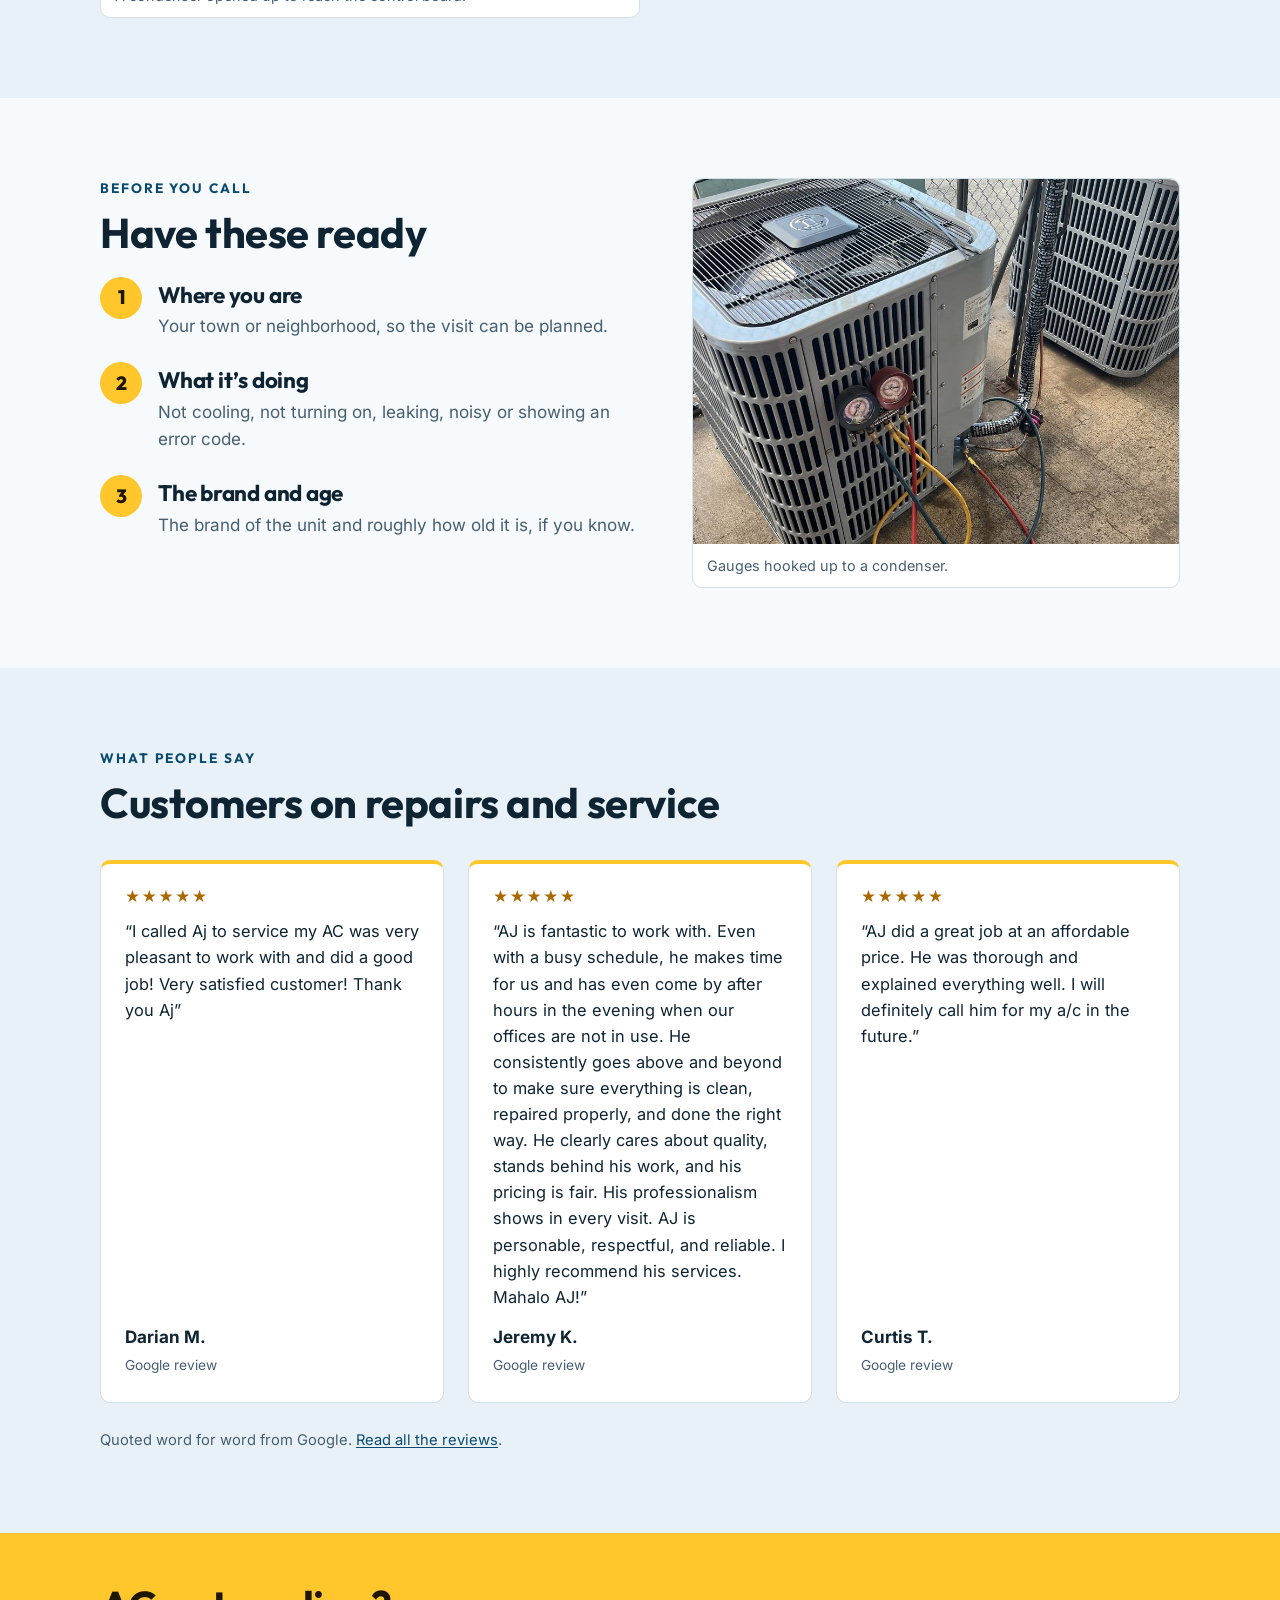
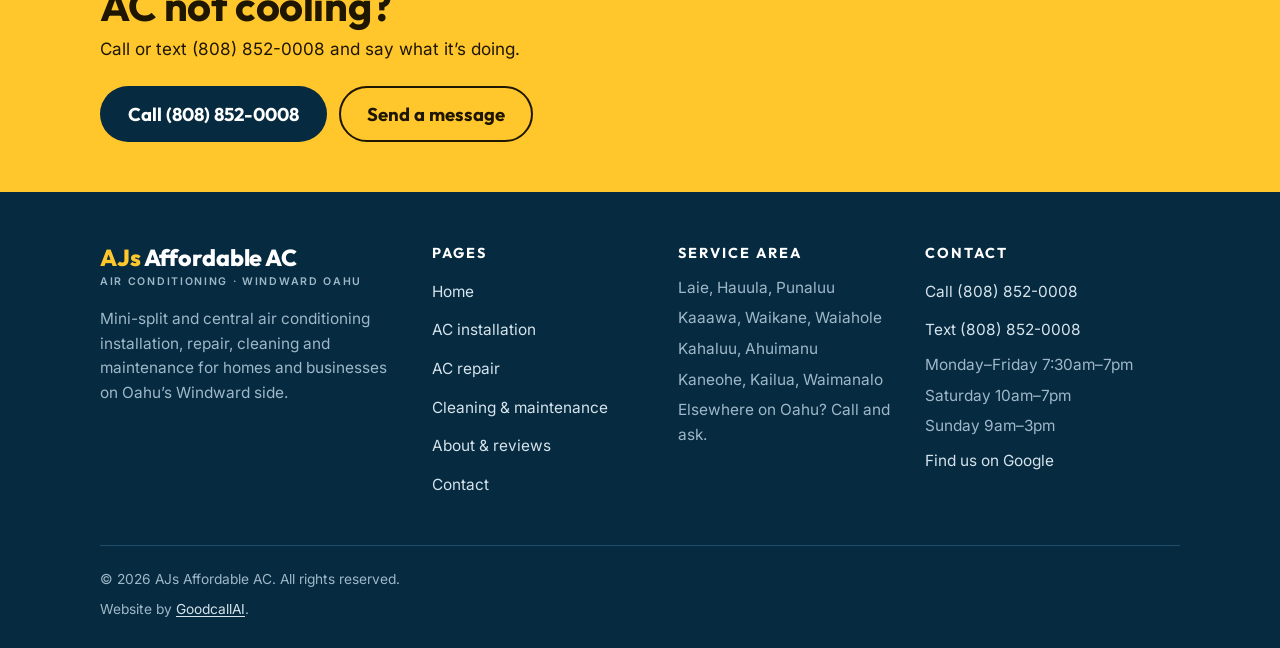
<file: ac-repair.html>
<!DOCTYPE html>
<html lang="en-US">
<head>
<meta charset="utf-8">
<meta name="viewport" content="width=device-width, initial-scale=1">
<!-- PREVIEW MODE: keeps this temporary address out of Google. Remove this line when the site moves to AJ's own domain. BUILD-NOTES.md, launch step 4. -->
<meta name="robots" content="noindex, nofollow">
<title>AC Repair on Windward Oahu | AJs Affordable AC</title>
<meta name="description" content="Call or text (808) 852-0008. AC not cooling, leaking or not turning on? Mini-split and central AC repair across Windward Oahu.">
<meta name="theme-color" content="#062a3f">
<meta property="og:type" content="website">
<meta property="og:site_name" content="AJs Affordable AC">
<meta property="og:title" content="AC repair | AJs Affordable AC, Windward Oahu">
<meta property="og:description" content="Mini-split or central AC not cooling, leaking or not turning on? Call or text (808) 852-0008.">
<!-- The preview image below uses the temporary Vercel address. At launch, change it to AJ's domain and add og:url and the canonical link (full https:// links). BUILD-NOTES.md, launch step 3. -->
<meta property="og:image" content="https://a-js-affordable-ac.vercel.app/assets/img/og-image.jpg">
<meta property="og:image:width" content="1200">
<meta property="og:image:height" content="630">
<meta property="og:image:alt" content="A Daikin mini-split outdoor unit on a concrete pad beside a blue-gray house">
<meta name="twitter:card" content="summary_large_image">
<link rel="preload" href="assets/fonts/outfit-latin.woff2" as="font" type="font/woff2" crossorigin>
<link rel="preload" href="assets/fonts/inter-latin.woff2" as="font" type="font/woff2" crossorigin>
<link rel="stylesheet" href="assets/css/site.css">
<link rel="icon" href="favicon.ico" sizes="32x32">
<link rel="icon" href="assets/img/favicon.svg" type="image/svg+xml">
<link rel="apple-touch-icon" href="assets/img/apple-touch-icon.png">
</head>
<body>
<a class="skip" href="#main">Skip to content</a>

<header class="topbar">
  <div class="wrap topbar__inner">
    <a class="brand" href="./">
      <span class="brand__name"><span>AJs</span> Affordable AC</span>
      <span class="brand__sub">Air conditioning &middot; Windward Oahu</span>
    </a>
    <nav class="nav" aria-label="Main">
      <a href="./">Home</a>
      <a href="ac-installation.html">Installation</a>
      <a href="ac-repair.html" aria-current="page">Repair</a>
      <a href="ac-cleaning-maintenance.html">Cleaning</a>
      <a href="about.html">About</a>
      <a href="contact.html">Contact</a>
    </nav>
    <div class="topbar__cta">
      <a class="btn btn--sun" href="tel:+18088520008">Call (808) 852-0008</a>
    </div>
  </div>
</header>

<main id="main">

  <section class="pagehead">
    <div class="wrap">
      <p class="crumb"><a href="./">Home</a> &rsaquo; AC repair</p>
      <h1>AC repair on Oahu&rsquo;s Windward side</h1>
      <p>Mini-split or central AC not cooling, not turning on, leaking water or making noise? Call and tell AJ what it&rsquo;s doing.</p>
      <div class="btn-row">
        <a class="btn btn--lg btn--sun" href="tel:+18088520008">Call (808) 852-0008</a>
        <a class="btn btn--lg btn--ghost" href="contact.html">Send a message</a>
      </div>
    </div>
  </section>

  <section class="section">
    <div class="wrap split">
      <div>
        <p class="eyebrow">When to call</p>
        <h2>Signs your AC needs a look</h2>
        <ul class="ticks">
          <li>It runs but doesn&rsquo;t cool, or blows warm air</li>
          <li>It won&rsquo;t turn on at all</li>
          <li>Water is dripping from the indoor unit</li>
          <li>There&rsquo;s ice on the pipes or the coil</li>
          <li>It makes a new noise, or smells bad when it starts</li>
          <li>A light is blinking or an error code is showing</li>
        </ul>
      </div>
      <figure class="figure">
        <img src="assets/img/condenser-refrigerant-hoses.jpg" alt="Refrigerant hoses connected to a condenser with its service panel open" width="900" height="675">
        <figcaption>Refrigerant hoses hooked up to an opened condenser.</figcaption>
      </figure>
    </div>
  </section>

  <section class="section section--alt">
    <div class="wrap split split--flip">
      <div>
        <p class="eyebrow">Honest advice</p>
        <h2>Repair or replace? You&rsquo;ll get a straight answer.</h2>
        <p>Sometimes a repair is the right call. Sometimes an old unit isn&rsquo;t worth fixing. AJ finds the fault, explains what each option would cost and lets you decide.</p>
        <figure class="pull">
          <blockquote><p>&ldquo;He trouble shot the faulty unit and was super honest about costs of repair vs. replacement.&rdquo;</p></blockquote>
          <figcaption>James S., Google review</figcaption>
        </figure>
      </div>
      <figure class="figure">
        <img src="assets/img/condenser-control-board.jpg" alt="Central AC condenser with its side panel off, showing the control board and wiring" width="900" height="675" loading="lazy">
        <figcaption>A condenser opened up to reach the control board.</figcaption>
      </figure>
    </div>
  </section>

  <section class="section">
    <div class="wrap split">
      <div>
        <p class="eyebrow">Before you call</p>
        <h2>Have these ready</h2>
        <ol class="steps">
          <li>
            <h3>Where you are</h3>
            <p>Your town or neighborhood, so the visit can be planned.</p>
          </li>
          <li>
            <h3>What it&rsquo;s doing</h3>
            <p>Not cooling, not turning on, leaking, noisy or showing an error code.</p>
          </li>
          <li>
            <h3>The brand and age</h3>
            <p>The brand of the unit and roughly how old it is, if you know.</p>
          </li>
        </ol>
      </div>
      <figure class="figure">
        <img src="assets/img/condenser-service-enclosure.jpg" alt="Manifold gauges hooked up to a condenser inside a fenced equipment area" width="900" height="675" loading="lazy">
        <figcaption>Gauges hooked up to a condenser.</figcaption>
      </figure>
    </div>
  </section>

  <section class="section section--alt">
    <div class="wrap">
      <div class="section-head">
        <p class="eyebrow">What people say</p>
        <h2>Customers on repairs and service</h2>
      </div>
      <div class="reviews">
        <figure class="review">
          <div class="review__stars"><span aria-hidden="true">&#9733;&#9733;&#9733;&#9733;&#9733;</span><span class="visually-hidden">Rated 5 out of 5 stars</span></div>
          <blockquote>
            <p>“I called Aj to service my AC was very pleasant to work with and did a good job! Very satisfied customer! Thank you Aj”</p>
          </blockquote>
          <figcaption class="review__who"><span class="review__name">Darian M.</span> <span class="review__meta">Google review</span></figcaption>
        </figure>
        <figure class="review">
          <div class="review__stars"><span aria-hidden="true">&#9733;&#9733;&#9733;&#9733;&#9733;</span><span class="visually-hidden">Rated 5 out of 5 stars</span></div>
          <blockquote>
            <p>“AJ is fantastic to work with. Even with a busy schedule, he makes time for us and has even come by after hours in the evening when our offices are not in use. He consistently goes above and beyond to make sure everything is clean, repaired properly, and done the right way. He clearly cares about quality, stands behind his work, and his pricing is fair. His professionalism shows in every visit. AJ is personable, respectful, and reliable. I highly recommend his services. Mahalo AJ!”</p>
          </blockquote>
          <figcaption class="review__who"><span class="review__name">Jeremy K.</span> <span class="review__meta">Google review</span></figcaption>
        </figure>
        <figure class="review">
          <div class="review__stars"><span aria-hidden="true">&#9733;&#9733;&#9733;&#9733;&#9733;</span><span class="visually-hidden">Rated 5 out of 5 stars</span></div>
          <blockquote>
            <p>“AJ did a great job at an affordable price. He was thorough and explained everything well. I will definitely call him for my a/c in the future.”</p>
          </blockquote>
          <figcaption class="review__who"><span class="review__name">Curtis T.</span> <span class="review__meta">Google review</span></figcaption>
        </figure>
      </div>
      <p class="source-note">Quoted word for word from Google. <a href="about.html">Read all the reviews</a>.</p>
    </div>
  </section>

  <section class="band">
    <div class="wrap">
      <h2>AC not cooling?</h2>
      <p>Call or text (808) 852-0008 and say what it&rsquo;s doing.</p>
      <div class="btn-row">
        <a class="btn btn--lg btn--ink" href="tel:+18088520008">Call (808) 852-0008</a>
        <a class="btn btn--lg btn--outline" href="sms:+18088520008">Send a text</a>
        <a class="btn btn--lg btn--outline" href="contact.html">Send a message</a>
      </div>
    </div>
  </section>

</main>

<footer class="footer">
  <div class="wrap">
    <div class="footer__grid">
      <div class="footer__brand">
        <span class="brand__name"><span>AJs</span> Affordable AC</span>
        <span class="brand__sub">Air conditioning &middot; Windward Oahu</span>
        <p>Mini-split and central air conditioning installation, repair, cleaning and maintenance for homes and businesses on Oahu&rsquo;s Windward side.</p>
      </div>
      <div>
        <h3>Pages</h3>
        <ul>
          <li><a href="./">Home</a></li>
          <li><a href="ac-installation.html">AC installation</a></li>
          <li><a href="ac-repair.html">AC repair</a></li>
          <li><a href="ac-cleaning-maintenance.html">Cleaning &amp; maintenance</a></li>
          <li><a href="about.html">About &amp; reviews</a></li>
          <li><a href="contact.html">Contact</a></li>
        </ul>
      </div>
      <div>
        <h3>Service area</h3>
        <ul>
          <li>Laie, Hauula, Punaluu</li>
          <li>Kaaawa, Waikane, Waiahole</li>
          <li>Kahaluu, Ahuimanu</li>
          <li>Kaneohe, Kailua, Waimanalo</li>
          <li>Elsewhere on Oahu? Call and ask.</li>
        </ul>
      </div>
      <div>
        <h3>Contact</h3>
        <ul>
          <li><a href="tel:+18088520008">Call (808) 852-0008</a></li>
          <li><a href="sms:+18088520008">Text (808) 852-0008</a></li>
          <li>Monday&ndash;Friday 7:30am&ndash;7pm</li>
          <li>Saturday 10am&ndash;7pm</li>
          <li>Sunday 9am&ndash;3pm</li>
          <li><a href="https://www.google.com/maps/place/AJs+Affordable+AC/data=!4m2!3m1!1s0xcdae49385e09da9:0x54e8aec5e3756db" target="_blank" rel="noopener">Find us on Google</a></li>
        </ul>
      </div>
    </div>

    <div class="footer__legal">
      <!-- ===================================================================
           LAUNCH BLOCKER: DO NOT TAKE THIS SITE PUBLIC WITHOUT READING THIS.
           Hawaii law (HRS 444-9.2) requires a contractor's license number in
           their advertising. AJ's number is not known yet, so the line below
           stays switched off. When AJ gives it: fill it in, delete these
           comment markers, and do the same on every page.
           BUILD-NOTES.md, launch step 1.

      <p>Hawaii contractor license C-_____</p>
           =================================================================== -->
      <p>&copy; 2026 AJs Affordable AC. All rights reserved.</p>
      <p>Website by <a href="https://goodcallai.org" target="_blank" rel="noopener">GoodcallAI</a>.</p>
    </div>
  </div>
</footer>

<nav class="callbar" aria-label="Quick contact">
  <a class="is-call" href="tel:+18088520008">Call now</a>
  <a class="is-text" href="sms:+18088520008">Text us</a>
</nav>

</body>
</html>
</file>
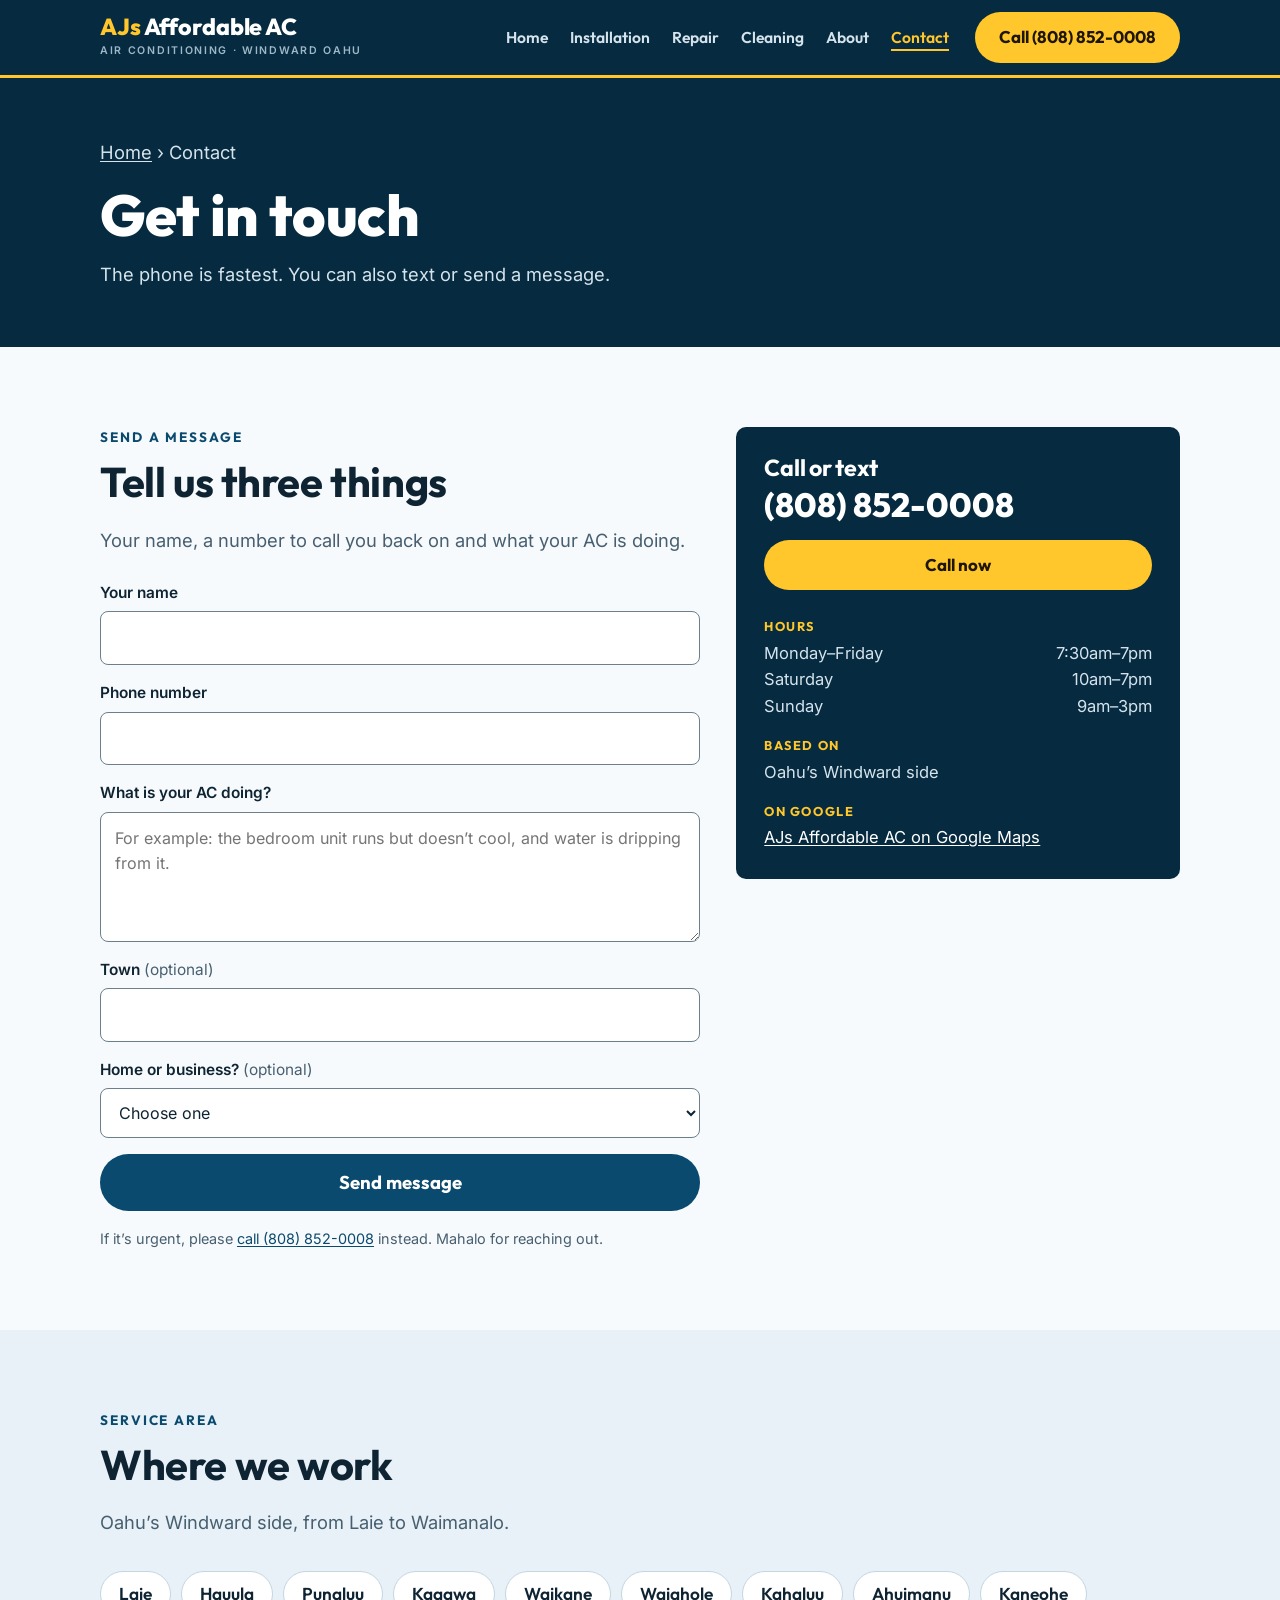
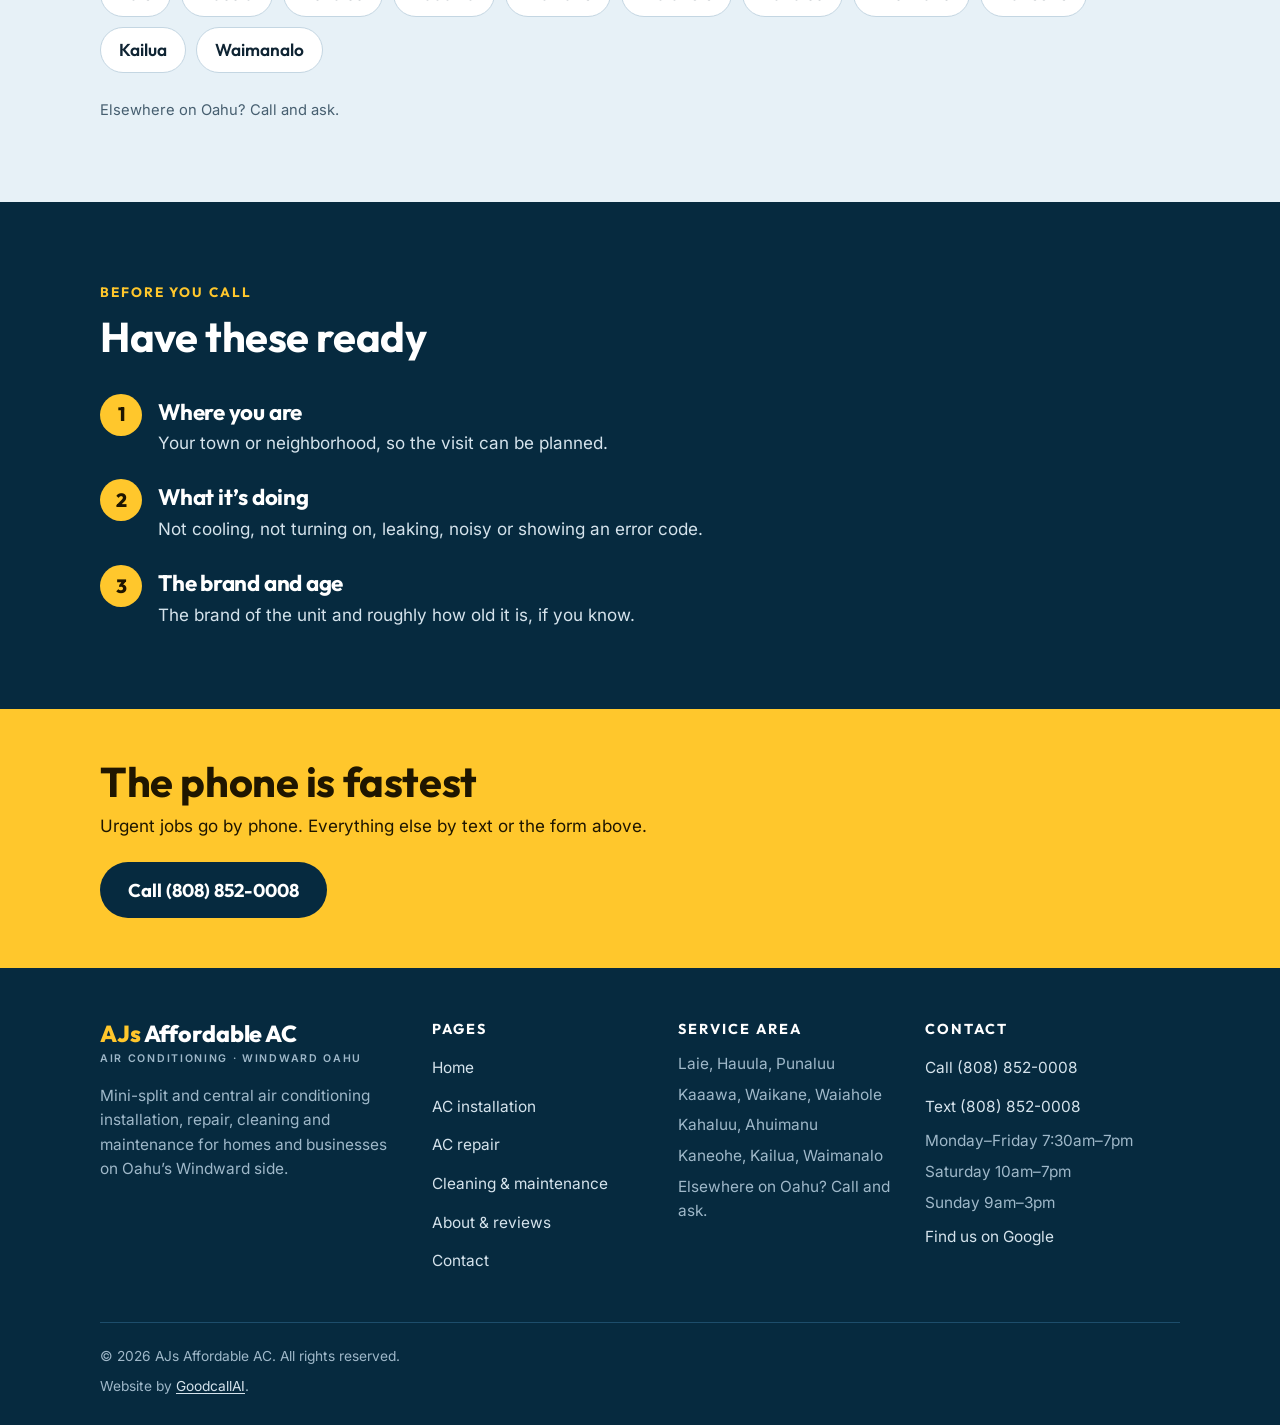
<file: contact.html>
<!DOCTYPE html>
<html lang="en-US">
<head>
<meta charset="utf-8">
<meta name="viewport" content="width=device-width, initial-scale=1">
<!-- PREVIEW MODE: keeps this temporary address out of Google. Remove this line when the site moves to AJ's own domain. BUILD-NOTES.md, launch step 4. -->
<meta name="robots" content="noindex, nofollow">
<title>Contact | AJs Affordable AC, Windward Oahu</title>
<meta name="description" content="Call or text (808) 852-0008, or send a message. Serving Oahu’s Windward side from Laie to Waimanalo. Open 7 days.">
<meta name="theme-color" content="#062a3f">
<meta property="og:type" content="website">
<meta property="og:site_name" content="AJs Affordable AC">
<meta property="og:title" content="Contact | AJs Affordable AC">
<meta property="og:description" content="Call or text (808) 852-0008. Open 7 days.">
<!-- The preview image below uses the temporary Vercel address. At launch, change it to AJ's domain and add og:url and the canonical link (full https:// links). BUILD-NOTES.md, launch step 3. -->
<meta property="og:image" content="https://a-js-affordable-ac.vercel.app/assets/img/og-image.jpg">
<meta property="og:image:width" content="1200">
<meta property="og:image:height" content="630">
<meta property="og:image:alt" content="A Daikin mini-split outdoor unit on a concrete pad beside a blue-gray house">
<meta name="twitter:card" content="summary_large_image">
<link rel="preload" href="assets/fonts/outfit-latin.woff2" as="font" type="font/woff2" crossorigin>
<link rel="preload" href="assets/fonts/inter-latin.woff2" as="font" type="font/woff2" crossorigin>
<link rel="stylesheet" href="assets/css/site.css">
<link rel="icon" href="favicon.ico" sizes="32x32">
<link rel="icon" href="assets/img/favicon.svg" type="image/svg+xml">
<link rel="apple-touch-icon" href="assets/img/apple-touch-icon.png">
</head>
<body>
<a class="skip" href="#main">Skip to content</a>

<header class="topbar">
  <div class="wrap topbar__inner">
    <a class="brand" href="./">
      <span class="brand__name"><span>AJs</span> Affordable AC</span>
      <span class="brand__sub">Air conditioning &middot; Windward Oahu</span>
    </a>
    <nav class="nav" aria-label="Main">
      <a href="./">Home</a>
      <a href="ac-installation.html">Installation</a>
      <a href="ac-repair.html">Repair</a>
      <a href="ac-cleaning-maintenance.html">Cleaning</a>
      <a href="about.html">About</a>
      <a href="contact.html" aria-current="page">Contact</a>
    </nav>
    <div class="topbar__cta">
      <a class="btn btn--sun" href="tel:+18088520008">Call (808) 852-0008</a>
    </div>
  </div>
</header>

<main id="main">

  <section class="pagehead">
    <div class="wrap">
      <p class="crumb"><a href="./">Home</a> &rsaquo; Contact</p>
      <h1>Get in touch</h1>
      <p>The phone is fastest. You can also text or send a message.</p>
    </div>
  </section>

  <section class="section">
    <div class="wrap">
      <div class="contact-grid">

        <div>
          <p class="eyebrow">Send a message</p>
          <h2>Tell us three things</h2>
          <p class="lede lede--form">Your name, a number to call you back on and what your AC is doing.</p>

          <form class="form" action="https://api.web3forms.com/submit" method="POST">
            <input type="hidden" name="access_key" value="a9d05928-993d-4cca-905a-5817f4d2543c">
            <input type="hidden" name="subject" value="New inquiry from the AJs Affordable AC website">
            <input type="hidden" name="from_name" value="AJs Affordable AC website">

            <div class="field">
              <label for="name">Your name</label>
              <input id="name" name="name" type="text" autocomplete="name" required>
            </div>

            <div class="field">
              <label for="phone">Phone number</label>
              <input id="phone" name="phone" type="tel" autocomplete="tel" inputmode="tel" required>
            </div>

            <div class="field">
              <label for="message">What is your AC doing?</label>
              <textarea id="message" name="message" required placeholder="For example: the bedroom unit runs but doesn’t cool, and water is dripping from it."></textarea>
            </div>

            <div class="field">
              <label for="town">Town <span class="optional">(optional)</span></label>
              <input id="town" name="town" type="text" autocomplete="address-level2">
            </div>

            <div class="field">
              <label for="property">Home or business? <span class="optional">(optional)</span></label>
              <select id="property" name="property">
                <option value="">Choose one</option>
                <option value="Home">Home</option>
                <option value="Business">Business</option>
              </select>
            </div>

            <!-- spam trap: people never see or fill this -->
            <div class="hp" aria-hidden="true">
              <label for="botcheck">Leave this field empty</label>
              <input id="botcheck" type="checkbox" name="botcheck" tabindex="-1">
            </div>

            <button class="btn btn--lg btn--ocean btn--block" type="submit">Send message</button>

            <p class="form__note">If it&rsquo;s urgent, please <a href="tel:+18088520008">call (808) 852-0008</a> instead. Mahalo for reaching out.</p>
          </form>
        </div>

        <aside class="contact-card" aria-labelledby="callortext">
          <h2 id="callortext">Call or text</h2>
          <a class="phone-xl" href="tel:+18088520008">(808) 852-0008</a>
          <div class="stack">
            <a class="btn btn--sun btn--block" href="tel:+18088520008">Call now</a>
            <a class="btn btn--ghost btn--block" href="sms:+18088520008">Send a text</a>
          </div>
          <dl>
            <div>
              <dt>Hours</dt>
              <dd>
                <ul class="hours">
                  <li><span>Monday&ndash;Friday</span><span>7:30am&ndash;7pm</span></li>
                  <li><span>Saturday</span><span>10am&ndash;7pm</span></li>
                  <li><span>Sunday</span><span>9am&ndash;3pm</span></li>
                </ul>
              </dd>
            </div>
            <div>
              <dt>Based on</dt>
              <dd>Oahu&rsquo;s Windward side</dd>
            </div>
            <div>
              <dt>On Google</dt>
              <dd><a href="https://www.google.com/maps/place/AJs+Affordable+AC/data=!4m2!3m1!1s0xcdae49385e09da9:0x54e8aec5e3756db" target="_blank" rel="noopener">AJs Affordable AC on Google Maps</a></dd>
            </div>
          </dl>
        </aside>

      </div>
    </div>
  </section>

  <section class="section section--alt">
    <div class="wrap">
      <div class="section-head">
        <p class="eyebrow">Service area</p>
        <h2>Where we work</h2>
        <p class="lede">Oahu&rsquo;s Windward side, from Laie to Waimanalo.</p>
      </div>
      <ul class="areas">
        <li>Laie</li>
        <li>Hauula</li>
        <li>Punaluu</li>
        <li>Kaaawa</li>
        <li>Waikane</li>
        <li>Waiahole</li>
        <li>Kahaluu</li>
        <li>Ahuimanu</li>
        <li>Kaneohe</li>
        <li>Kailua</li>
        <li>Waimanalo</li>
      </ul>
      <p class="source-note">Elsewhere on Oahu? Call and ask.</p>
    </div>
  </section>

  <section class="section section--dark">
    <div class="wrap">
      <div class="section-head">
        <p class="eyebrow">Before you call</p>
        <h2>Have these ready</h2>
      </div>
      <ol class="steps">
        <li>
          <h3>Where you are</h3>
          <p>Your town or neighborhood, so the visit can be planned.</p>
        </li>
        <li>
          <h3>What it&rsquo;s doing</h3>
          <p>Not cooling, not turning on, leaking, noisy or showing an error code.</p>
        </li>
        <li>
          <h3>The brand and age</h3>
          <p>The brand of the unit and roughly how old it is, if you know.</p>
        </li>
      </ol>
    </div>
  </section>

  <section class="band">
    <div class="wrap">
      <h2>The phone is fastest</h2>
      <p>Urgent jobs go by phone. Everything else by text or the form above.</p>
      <div class="btn-row">
        <a class="btn btn--lg btn--ink" href="tel:+18088520008">Call (808) 852-0008</a>
        <a class="btn btn--lg btn--outline" href="sms:+18088520008">Send a text</a>
      </div>
    </div>
  </section>

</main>

<footer class="footer">
  <div class="wrap">
    <div class="footer__grid">
      <div class="footer__brand">
        <span class="brand__name"><span>AJs</span> Affordable AC</span>
        <span class="brand__sub">Air conditioning &middot; Windward Oahu</span>
        <p>Mini-split and central air conditioning installation, repair, cleaning and maintenance for homes and businesses on Oahu&rsquo;s Windward side.</p>
      </div>
      <div>
        <h3>Pages</h3>
        <ul>
          <li><a href="./">Home</a></li>
          <li><a href="ac-installation.html">AC installation</a></li>
          <li><a href="ac-repair.html">AC repair</a></li>
          <li><a href="ac-cleaning-maintenance.html">Cleaning &amp; maintenance</a></li>
          <li><a href="about.html">About &amp; reviews</a></li>
          <li><a href="contact.html">Contact</a></li>
        </ul>
      </div>
      <div>
        <h3>Service area</h3>
        <ul>
          <li>Laie, Hauula, Punaluu</li>
          <li>Kaaawa, Waikane, Waiahole</li>
          <li>Kahaluu, Ahuimanu</li>
          <li>Kaneohe, Kailua, Waimanalo</li>
          <li>Elsewhere on Oahu? Call and ask.</li>
        </ul>
      </div>
      <div>
        <h3>Contact</h3>
        <ul>
          <li><a href="tel:+18088520008">Call (808) 852-0008</a></li>
          <li><a href="sms:+18088520008">Text (808) 852-0008</a></li>
          <li>Monday&ndash;Friday 7:30am&ndash;7pm</li>
          <li>Saturday 10am&ndash;7pm</li>
          <li>Sunday 9am&ndash;3pm</li>
          <li><a href="https://www.google.com/maps/place/AJs+Affordable+AC/data=!4m2!3m1!1s0xcdae49385e09da9:0x54e8aec5e3756db" target="_blank" rel="noopener">Find us on Google</a></li>
        </ul>
      </div>
    </div>

    <div class="footer__legal">
      <!-- ===================================================================
           LAUNCH BLOCKER: DO NOT TAKE THIS SITE PUBLIC WITHOUT READING THIS.
           Hawaii law (HRS 444-9.2) requires a contractor's license number in
           their advertising. AJ's number is not known yet, so the line below
           stays switched off. When AJ gives it: fill it in, delete these
           comment markers, and do the same on every page.
           BUILD-NOTES.md, launch step 1.

      <p>Hawaii contractor license C-_____</p>
           =================================================================== -->
      <p>&copy; 2026 AJs Affordable AC. All rights reserved.</p>
      <p>Website by <a href="https://goodcallai.org" target="_blank" rel="noopener">GoodcallAI</a>.</p>
    </div>
  </div>
</footer>

<nav class="callbar" aria-label="Quick contact">
  <a class="is-call" href="tel:+18088520008">Call now</a>
  <a class="is-text" href="sms:+18088520008">Text us</a>
</nav>

</body>
</html>
</file>
<file: assets/css/site.css>
/* ==========================================================================
   AJs Affordable AC
   Static site. No framework, no build step, no JavaScript.
   Palette: deep ocean blue + sunshine yellow.
   Yellow is only ever a background with dark text on it (buttons, the call
   bar, the CTA band) or text on the dark blue. It is never text on white.

   Breakpoints are in em, so they follow the visitor's browser font size:
   26.25em = 420px, 38.75em = 620px, 56.25em = 900px, 70em = 1120px at the
   default 16px. Mobile first: every media query is min-width.
   ========================================================================== */

@font-face {
  font-family: "Outfit";
  src: url("../fonts/outfit-latin.woff2") format("woff2");
  font-weight: 100 900;
  font-style: normal;
  font-display: swap;
}
@font-face {
  font-family: "Inter";
  src: url("../fonts/inter-latin.woff2") format("woff2");
  font-weight: 100 900;
  font-style: normal;
  font-display: swap;
}

:root {
  --ink:       #062a3f;   /* deepest ocean: header, footer, dark sections */
  --ink-2:     #0a3752;   /* cards on dark */
  --ink-line:  #1d4d6b;   /* borders on dark */
  --ocean:     #0b4a6f;   /* brand blue: links and buttons on light */
  --ocean-hi:  #0f5f8c;
  --sky:       #e7f1f7;   /* alternate light section */
  --paper:     #f7fafc;
  --white:     #ffffff;

  --text:      #0f2433;
  --muted:     #475f70;   /* 6.4:1 on paper, 5.8:1 on sky */
  --line:      #d3e0e8;
  --on-dark:   #d5e3ec;   /* body text on ink, 11.4:1 */
  --on-dark-2: #9fb8c9;   /* quieter text on ink, 7.2:1 */

  --sun:       #ffc72c;
  --sun-hi:    #ffd65c;
  --sun-ink:   #1f1600;   /* text on sun, 11.5:1 */
  --star:      #a86a00;   /* star glyphs on white, 4.4:1 */

  --wrap: 1120px;
  --gap: 24px;
  --radius: 10px;

  --font-display: "Outfit", "Avenir Next", "Segoe UI", system-ui, sans-serif;
  --font-body: "Inter", system-ui, -apple-system, "Segoe UI", Roboto, sans-serif;

  --shadow: 0 1px 2px rgba(6, 42, 63, .06), 0 10px 28px rgba(6, 42, 63, .08);
}

/* ---------- reset ---------- */
*, *::before, *::after { box-sizing: border-box; }
html {
  -webkit-text-size-adjust: 100%;
  scroll-behavior: smooth;
  scroll-padding-bottom: 4.5rem;   /* keep focused things clear of the phone call bar */
}
body {
  margin: 0;
  background: var(--paper);
  color: var(--text);
  font-family: var(--font-body);
  font-size: 1.0625rem;             /* 17px at the default size, and follows the visitor's setting */
  line-height: 1.6;
  -webkit-font-smoothing: antialiased;
  padding-bottom: 60px;             /* room for the fixed call bar on phones */
}
img { max-width: 100%; height: auto; display: block; }
a { color: var(--ocean); text-underline-offset: 2px; }
a:hover { color: var(--ocean-hi); }
h1, h2, h3 {
  font-family: var(--font-display);
  font-weight: 700;
  line-height: 1.1;
  letter-spacing: -.01em;
  margin: 0 0 .5em;
  overflow-wrap: break-word;
}
h1 { font-size: clamp(2.1rem, 6.4vw, 3.6rem); font-weight: 800; }
h2 { font-size: clamp(1.75rem, 4.2vw, 2.6rem); }
h3 { font-size: clamp(1.18rem, 2.2vw, 1.4rem); }
p { margin: 0 0 1em; }
p:last-child { margin-bottom: 0; }
blockquote { margin: 0; }

/* ---------- layout ---------- */
.wrap { width: 100%; max-width: var(--wrap); margin-inline: auto; padding-inline: 20px; }
.section { padding: 60px 0; }
.section--tight { padding: 36px 0; }
.section--flush-top { padding-top: 0; }
.section--dark { background: var(--ink); color: var(--on-dark); }
.section--dark h2, .section--dark h3 { color: var(--white); }
.section--alt { background: var(--sky); }
.section-head { margin-bottom: 34px; }
.lede { font-size: 1.14rem; color: var(--muted); max-width: 62ch; }
.lede--form { margin-bottom: 26px; }
.section--dark .lede { color: var(--on-dark); }
.after-list { margin-top: 22px; }

.eyebrow {
  font-family: var(--font-display);
  text-transform: uppercase;
  letter-spacing: .14em;
  font-size: .85rem;
  font-weight: 700;
  color: var(--ocean);
  margin: 0 0 10px;
}
.section--dark .eyebrow { color: var(--sun); }

/* ---------- skip link ---------- */
.skip {
  position: absolute; left: -9999px; top: 0; z-index: 200;
  background: var(--sun); color: var(--sun-ink);
  padding: 12px 18px; font-weight: 700;
}
.skip:focus { left: 0; }

/* ---------- header ---------- */
.topbar {
  position: relative; z-index: 100;
  background: var(--ink);
  border-bottom: 3px solid var(--sun);
}
.topbar__inner {
  display: flex; align-items: center; gap: 8px 16px;
  flex-wrap: wrap; padding-block: 12px;
}
.brand { display: block; text-decoration: none; margin-right: auto; }
.brand__name, .brand__sub { display: block; }
.brand__name {
  font-family: var(--font-display);
  font-weight: 800; font-size: 1.32rem; line-height: 1.05;
  color: var(--white); letter-spacing: -.005em;
}
.brand__name span { color: var(--sun); }
.brand__sub {
  font-size: .62rem; letter-spacing: .12em; text-transform: uppercase;
  color: var(--on-dark-2); margin-top: 4px; font-weight: 600;
}

.nav { display: flex; gap: 2px; flex-wrap: wrap; order: 3; width: 100%; margin-left: -9px; }
.nav a {
  font-family: var(--font-display);
  font-size: 1rem; font-weight: 600;
  color: var(--on-dark); text-decoration: none;
  padding: 9px 9px; border-radius: 6px; white-space: nowrap;
}
.nav a:hover { color: var(--white); background: var(--ink-2); }
.nav a[aria-current="page"] {
  color: var(--sun);
  text-decoration: underline; text-decoration-thickness: 2px; text-underline-offset: 6px;
}

.topbar__cta { display: none; }

/* ---------- buttons ---------- */
.btn {
  display: inline-flex; align-items: center; justify-content: center; gap: 8px;
  font-family: var(--font-display);
  font-size: 1.06rem; font-weight: 700; line-height: 1.1;
  padding: 14px 22px; border-radius: 999px;
  text-decoration: none; border: 2px solid transparent; cursor: pointer;
  white-space: normal; text-align: center; max-width: 100%;
}
.btn--sun { background: var(--sun); color: var(--sun-ink); }
.btn--sun:hover { background: var(--sun-hi); color: var(--sun-ink); }
.btn--ocean { background: var(--ocean); color: var(--white); }
.btn--ocean:hover { background: var(--ocean-hi); color: var(--white); }
.btn--ghost { border-color: #7f9db1; color: var(--white); background: transparent; }
.btn--ghost:hover { border-color: var(--sun); color: var(--sun); }
.btn--outline { border-color: var(--ocean); color: var(--ocean); background: transparent; }
.btn--outline:hover { background: var(--ocean); color: var(--white); }
.btn--lg { font-size: 1.16rem; padding: 16px 26px; }
.btn--block { width: 100%; }
.btn-row { display: flex; flex-wrap: wrap; gap: 12px; }
.center-actions { margin-top: 32px; }

/* ==========================================================================
   Cover — the first thing on the home page. Phone: photo on top, text below.
   Desktop: text on the left, the photo filling the right half, unobscured.
   ========================================================================== */
.cover { position: relative; background: var(--ink); color: var(--on-dark); overflow: hidden; }
.cover__media { position: absolute; inset: 0; }
.cover__media img { width: 100%; height: 100%; object-fit: cover; object-position: 50% 65%; }
.cover__media::after {
  content: ""; position: absolute; inset: 0;
  background: linear-gradient(180deg, rgba(6, 42, 63, .70) 0%, rgba(6, 42, 63, .84) 50%, rgba(6, 42, 63, .93) 100%);
}
.cover__inner { position: relative; z-index: 2; padding-block: 56px 60px; }
.cover h1 { color: var(--white); max-width: 18ch; margin-bottom: 14px; font-size: clamp(2.1rem, 5.2vw, 3.4rem); }
.cover h1 span { color: var(--sun); display: block; }
.cover__lede { font-size: 1.12rem; color: var(--on-dark); max-width: 48ch; margin-bottom: 22px; }
.cover__phone {
  display: inline-flex; flex-direction: column; text-decoration: none;
  margin-bottom: 20px;
}
.cover__phone .label {
  font-family: var(--font-display); text-transform: uppercase;
  letter-spacing: .16em; font-size: .78rem; font-weight: 700; color: var(--sun);
}
.cover__phone .num {
  font-family: var(--font-display); font-weight: 800; line-height: 1.05;
  font-size: min(clamp(2.3rem, 7vw, 3.3rem), 11.5vw);   /* still fits a 280px screen */
  color: var(--white); white-space: nowrap;
}
.cover__phone:hover .num { color: var(--sun); }
.cover__badges {
  display: flex; flex-wrap: wrap; gap: 8px 22px;
  margin: 24px 0 0; padding: 0; list-style: none;
}
.cover__badges li { font-size: .95rem; color: var(--on-dark); display: flex; align-items: center; gap: 8px; }
.cover__badges a { color: var(--on-dark); }
.cover__badges a:hover { color: var(--sun); }
.cover__badges .stars { color: var(--sun); letter-spacing: .06em; }

/* ---------- quick links under the cover ---------- */
.triage { display: grid; gap: 12px; grid-template-columns: 1fr; }
.triage a {
  display: flex; flex-direction: column; gap: 2px;
  background: var(--ink-2); border: 1px solid var(--ink-line);
  border-left: 5px solid var(--sun);
  padding: 16px 20px; border-radius: var(--radius);
  text-decoration: none; color: var(--white);
}
.triage a:hover { background: #0e4262; color: var(--white); }
.triage strong { font-family: var(--font-display); font-size: 1.25rem; font-weight: 700; line-height: 1.2; }
.triage span { font-size: .94rem; color: var(--on-dark-2); }

/* ---------- why us ---------- */
.why { display: grid; gap: 26px; grid-template-columns: 1fr; }
.why__item { display: flex; gap: 16px; align-items: flex-start; }
.why__item svg { width: 30px; height: 30px; color: var(--sun); flex: none; margin-top: 2px; }
.why__item h3 { margin: 0 0 6px; }
.why__item p { margin: 0 0 10px; color: var(--on-dark); font-size: 1rem; }
.why__quote {
  margin: 0; border-left: 3px solid var(--ink-line); padding-left: 12px;
  font-size: .95rem; color: var(--on-dark-2);
}
.why__quote blockquote { font-style: italic; }
.why__quote figcaption { font-size: .85rem; margin-top: 4px; color: var(--on-dark-2); }

/* ---------- cards ---------- */
.grid { display: grid; gap: var(--gap); }
.grid--3 { grid-template-columns: 1fr; }
.card {
  background: var(--white); border: 1px solid var(--line);
  border-radius: var(--radius); overflow: hidden;
  display: flex; flex-direction: column; box-shadow: var(--shadow);
}
.card img { width: 100%; aspect-ratio: 4 / 3; object-fit: cover; }
.card__body { padding: 22px 24px 24px; display: flex; flex-direction: column; gap: 10px; flex: 1; }
.card__body h3 { margin: 0; }
.card__body p { color: var(--muted); margin: 0; }
.card__link {
  margin-top: auto; padding-top: 6px;
  font-family: var(--font-display); font-weight: 700; font-size: 1.05rem;
  color: var(--ocean); text-decoration: none; align-self: flex-start;
  border-bottom: 3px solid var(--sun);
}
.card__link:hover { color: var(--ocean-hi); }

/* tick list */
.ticks { list-style: none; margin: 0; padding: 0; display: grid; gap: 10px; }
.ticks li { position: relative; padding-left: 30px; }
.ticks li::before {
  content: ""; position: absolute; left: 2px; top: .45em;
  width: 16px; height: 16px; border-radius: 50%;
  background: var(--ocean);
}
.ticks li::after {
  content: ""; position: absolute; left: 7px; top: calc(.45em + 3px);
  width: 5px; height: 9px; border: solid var(--white); border-width: 0 2px 2px 0;
  transform: rotate(45deg);
}

/* numbered steps */
.steps { list-style: none; margin: 0; padding: 0; counter-reset: step; display: grid; gap: 22px; max-width: 760px; }
.steps li { counter-increment: step; position: relative; padding-left: 58px; }
.steps li::before {
  content: counter(step);
  position: absolute; left: 0; top: 0;
  width: 42px; height: 42px; border-radius: 50%;
  display: grid; place-items: center;
  background: var(--sun); color: var(--sun-ink);
  font-family: var(--font-display); font-weight: 800; font-size: 1.2rem;
}
.steps h3 { margin: 6px 0 6px; }
.steps p { margin: 0; color: var(--muted); }
.section--dark .steps p { color: var(--on-dark); }

/* ---------- gallery ---------- */
.gallery { display: grid; gap: 16px; grid-template-columns: 1fr; }
.shot { margin: 0; background: var(--ink-2); border-radius: var(--radius); overflow: hidden; }
.shot img { width: 100%; aspect-ratio: 4 / 3; object-fit: cover; }
.shot figcaption { padding: 12px 14px; font-size: .92rem; color: var(--on-dark); line-height: 1.45; }
.section:not(.section--dark) .shot { background: var(--white); border: 1px solid var(--line); }
.section:not(.section--dark) .shot figcaption { color: var(--muted); }

/* before / after pairs (the photos are already side by side) */
.ba { display: grid; gap: 22px; grid-template-columns: 1fr; }
.ba .shot img { aspect-ratio: 16 / 9; }

/* ---------- reviews ---------- */
.reviews { display: grid; gap: var(--gap); grid-template-columns: 1fr; }
.review {
  margin: 0;
  background: var(--white); border: 1px solid var(--line);
  border-top: 4px solid var(--sun);
  border-radius: var(--radius); padding: 24px;
  display: flex; flex-direction: column; gap: 14px;
}
.review blockquote { font-size: 1.02rem; }
.review blockquote p { margin: 0 0 .8em; }
.review blockquote p:last-child { margin-bottom: 0; }
.review__who { margin: auto 0 0; }          /* names line up at the bottom of each card */
.review__name { font-weight: 700; display: block; }
.review__meta { font-size: .86rem; color: var(--muted); }
.review__stars { color: var(--star); letter-spacing: .1em; font-size: 1.05rem; line-height: 1; }
.review__note { font-size: .84rem; color: var(--muted); font-style: italic; }

/* all reviews on the about page: flowing columns, so long reviews do not
   leave holes the way a strict grid would */
.reviews--flow { display: block; columns: 1; column-gap: var(--gap); }
.reviews--flow .review { break-inside: avoid; margin: 0 0 var(--gap); }

.source-note { font-size: .92rem; color: var(--muted); margin-top: 26px; }

.google-strip {
  display: flex; flex-wrap: wrap; align-items: center; gap: 12px 20px;
  background: var(--white); border: 1px solid var(--line);
  border-radius: var(--radius); padding: 18px 22px; margin-bottom: 28px;
}
.google-strip .stars { color: var(--star); letter-spacing: .1em; font-size: 1.25rem; }
.google-strip .big { font-family: var(--font-display); font-size: 1.7rem; font-weight: 800; line-height: 1; }
.google-strip p { margin: 0; color: var(--muted); font-size: .96rem; }
.google-strip .btn { margin-left: auto; }

/* ---------- service areas ---------- */
.areas { display: flex; flex-wrap: wrap; gap: 8px; margin: 0; padding: 0; list-style: none; }
.areas li {
  font-family: var(--font-display); font-size: 1rem; font-weight: 600;
  background: var(--white); border: 1px solid var(--line);
  border-radius: 999px; padding: 7px 14px;
}
.section--alt .areas li { border-color: #c4d6e2; }

/* ---------- FAQ (native details, no JS) ---------- */
.faq { border-top: 1px solid #c4d6e2; max-width: 820px; }
.faq details { border-bottom: 1px solid #c4d6e2; }
.faq summary {
  cursor: pointer; list-style: none; padding: 20px 44px 20px 0; position: relative;
  font-family: var(--font-display); font-size: 1.22rem; font-weight: 700; line-height: 1.25;
}
.faq summary::-webkit-details-marker { display: none; }
.faq summary::after {
  content: "+"; position: absolute; right: 8px; top: 50%; transform: translateY(-50%);
  font-size: 1.7rem; color: var(--ocean); line-height: 1; font-weight: 400;
}
.faq details[open] summary::after { content: "\2013"; }
.faq summary:hover { color: var(--ocean); }
.faq .answer { padding: 0 0 22px; color: var(--muted); max-width: 66ch; }

/* ---------- inner page header ---------- */
.pagehead { background: var(--ink); color: var(--on-dark); padding: 44px 0 46px; }
.pagehead h1 { color: var(--white); margin-bottom: 14px; max-width: 20ch; }
.pagehead p { color: var(--on-dark); font-size: 1.14rem; max-width: 60ch; }
.pagehead .btn-row { margin-top: 24px; }
.crumb { font-size: .88rem; color: var(--on-dark-2); margin-bottom: 16px; }
.crumb a { color: var(--on-dark); }
.crumb a:hover { color: var(--sun); }

/* text beside a photo */
.split { display: grid; gap: 30px; grid-template-columns: minmax(0, 1fr); align-items: start; }
.figure { margin: 0; border-radius: var(--radius); overflow: hidden; background: var(--white); border: 1px solid var(--line); }
.figure img { width: 100%; aspect-ratio: 4 / 3; object-fit: cover; }
.figure figcaption { padding: 10px 14px; font-size: .9rem; color: var(--muted); }

/* a quote that stands on its own */
.pull {
  margin: 24px 0 0;
  background: var(--white); border: 1px solid var(--line); border-left: 5px solid var(--sun);
  border-radius: var(--radius); padding: 20px 22px;
}
.pull blockquote { font-size: 1.08rem; font-style: italic; }
.pull figcaption { margin-top: 8px; font-size: .9rem; color: var(--muted); }

/* three things customers say */
.three { display: grid; gap: 22px; grid-template-columns: 1fr; }
.three > div { background: var(--white); border: 1px solid var(--line); border-radius: var(--radius); padding: 24px; }
.three h3 { margin-bottom: 8px; }
.three p { color: var(--muted); margin: 0; }

/* ---------- contact ---------- */
.contact-grid { display: grid; gap: 36px; grid-template-columns: minmax(0, 1fr); }
.form { display: grid; gap: 16px; }
.field { display: grid; gap: 6px; }
.field label { font-weight: 600; font-size: .96rem; }
.field .optional { font-weight: 400; color: var(--muted); }
.field input, .field textarea, .field select {
  font: inherit; font-size: 1rem; color: var(--text);
  background: var(--white);
  border: 1px solid #6b7f8c; border-radius: 8px;
  padding: 13px 14px; width: 100%;
}
.field textarea { min-height: 130px; resize: vertical; }
.field input:focus, .field textarea:focus, .field select:focus {
  outline: 3px solid var(--ocean); outline-offset: 1px; border-color: var(--ocean);
}
.form__note { font-size: .9rem; color: var(--muted); }
.hp { position: absolute; left: -9999px; width: 1px; height: 1px; overflow: hidden; }

.contact-card { align-self: start; background: var(--ink); color: var(--on-dark); border-radius: var(--radius); padding: 28px; }
.contact-card h2 { color: var(--white); font-size: 1.45rem; margin-bottom: 6px; }
.contact-card dl { margin: 26px 0 0; display: grid; gap: 16px; }
.contact-card dt {
  font-family: var(--font-display); text-transform: uppercase;
  letter-spacing: .12em; font-size: .8rem; color: var(--sun); font-weight: 700;
}
.contact-card dd { margin: 3px 0 0; font-size: 1.03rem; }
.contact-card a { color: var(--white); }
.contact-card .btn--sun { color: var(--sun-ink); }
.contact-card .stack { display: grid; gap: 10px; margin-top: 16px; }
.phone-xl {
  font-family: var(--font-display); font-weight: 800;
  font-size: min(2.1rem, 8.5vw);                 /* still fits a 280px screen */
  color: var(--white); text-decoration: none; display: block; line-height: 1.1; white-space: nowrap;
}
.phone-xl:hover { color: var(--sun); }
.hours { list-style: none; margin: 0; padding: 0; }
.hours li { display: flex; justify-content: space-between; gap: 16px; }

/* ---------- CTA band ---------- */
.band { background: var(--sun); color: var(--sun-ink); padding: 50px 0; }
.band h2 { color: var(--sun-ink); margin-bottom: 8px; }
.band p { max-width: 56ch; margin-bottom: 22px; }
.band .btn--outline { border-color: var(--sun-ink); color: var(--sun-ink); }
.band .btn--outline:hover { background: var(--sun-ink); color: var(--sun); }
.band .btn--ink { background: var(--ink); color: var(--white); }
.band .btn--ink:hover { background: var(--ocean); color: var(--white); }

/* ---------- footer ---------- */
.footer { background: var(--ink); color: var(--on-dark-2); padding: 54px 0 0; font-size: .96rem; }
.footer a { color: var(--on-dark); text-decoration: none; }
.footer a:hover { color: var(--sun); text-decoration: underline; }
.footer h3 {
  color: var(--white); font-size: .9rem; letter-spacing: .14em; text-transform: uppercase;
  margin-bottom: 14px; font-weight: 700;
}
.footer p { margin: 0; }
.footer ul { list-style: none; margin: 0; padding: 0; display: grid; gap: 6px; }
.footer li a { display: inline-block; padding: 4px 0; }   /* 27px tall: comfortable for a thumb */
.footer__brand .brand__sub { margin-bottom: 16px; }
.footer__grid { display: grid; gap: 34px; grid-template-columns: 1fr; }
.footer__legal {
  margin-top: 44px; border-top: 1px solid var(--ink-line);
  padding: 22px 0 28px; font-size: .86rem; line-height: 1.6;
}
.footer__legal p + p { margin-top: 8px; }
.footer__legal a { color: var(--on-dark); text-decoration: underline; }

/* ---------- call bar, phones only ---------- */
.callbar {
  position: fixed; left: 0; right: 0; bottom: 0; z-index: 110;
  display: grid; grid-template-columns: 1fr 1fr;
  border-top: 2px solid var(--sun);
}
.callbar a {
  display: flex; align-items: center; justify-content: center;
  min-height: 58px; padding: 8px; text-decoration: none;
  font-family: var(--font-display); font-size: 1.12rem; font-weight: 800;
}
.callbar .is-call { background: var(--sun); color: var(--sun-ink); }
.callbar .is-text { background: var(--ocean); color: var(--white); }

/* ---------- misc ---------- */
.visually-hidden {
  position: absolute; width: 1px; height: 1px; padding: 0; margin: -1px;
  overflow: hidden; clip: rect(0 0 0 0); white-space: nowrap; border: 0;
}
.notfound-links { display: flex; flex-wrap: wrap; gap: 10px; margin: 24px 0 0; padding: 0; list-style: none; }

/* ==========================================================================
   Breakpoints (mobile first, all min-width, in em)
   ========================================================================== */
@media (min-width: 26.25em) {   /* 420px */
  .btn { white-space: nowrap; }
}

@media (min-width: 38.75em) {   /* 620px */
  .triage { grid-template-columns: repeat(3, 1fr); }
  .gallery { grid-template-columns: repeat(2, 1fr); }
  .reviews { grid-template-columns: repeat(2, 1fr); }
  .reviews--flow { columns: 2; }
  .why { grid-template-columns: repeat(2, 1fr); }
  .three { grid-template-columns: repeat(3, 1fr); }
  .footer__grid { grid-template-columns: repeat(2, 1fr); }
  .areas { gap: 10px; }
  .areas li { font-size: 1.08rem; padding: 8px 18px; }
}

@media (min-width: 56.25em) {   /* 900px */
  html { scroll-padding-top: 9rem; scroll-padding-bottom: 0; }   /* clear of the two-row sticky header */
  body { padding-bottom: 0; }
  .callbar { display: none; }
  .topbar { position: sticky; top: 0; }
  .topbar__inner { min-height: 72px; }
  .topbar__cta { display: flex; order: 2; }
  .brand__name { font-size: 1.45rem; }
  .brand__sub { font-size: .66rem; letter-spacing: .16em; }

  /* The photo covers the whole cover except a strip on the left, and fades
     into the blue there, so it reads as one background. The fade is keyed to
     where the text column ends, not to the photo, so the words sit on dark
     blue at any window width and any browser text size, while the technician
     and the gauges on the right stay clear. */
  .cover { min-height: 620px; display: flex; align-items: center; }
  .cover__media { left: 32%; }
  .cover__media img { object-position: 80% 35%; }
  .cover__media::after { display: none; }
  .cover::before {
    --text-end: calc(max(0px, (100% - var(--wrap)) / 2) + 20px + 31rem);
    content: ""; position: absolute; inset: 0; z-index: 1;
    background: linear-gradient(90deg, var(--ink) 32%,
      rgba(6, 42, 63, .72) var(--text-end),
      rgba(6, 42, 63, .2) calc(var(--text-end) + 15%),
      rgba(6, 42, 63, 0) calc(var(--text-end) + 40%));
  }
  .cover__inner { padding-block: 72px; }
  .cover__text { max-width: 31rem; }
  /* small enough that "AC repair & installation" stays on one line in the text column */
  .cover h1 { font-size: clamp(2.1rem, 4.4vw, 2.8rem); }

  .grid--3 { grid-template-columns: repeat(3, 1fr); }
  .gallery { grid-template-columns: repeat(3, 1fr); }
  .gallery--2 { grid-template-columns: repeat(2, 1fr); }
  .reviews { grid-template-columns: repeat(3, 1fr); }
  .reviews--flow { columns: 3; }
  .ba { grid-template-columns: repeat(2, 1fr); }
  .contact-grid { grid-template-columns: minmax(0, 1.15fr) minmax(0, .85fr); }
  .split { grid-template-columns: minmax(0, 1.05fr) minmax(0, .95fr); gap: 52px; }
  .split--flip > :first-child { order: 2; }
  .footer__grid { grid-template-columns: 1.4fr 1fr 1fr 1.2fr; }
  .section { padding: 80px 0; }
  .pagehead { padding: 60px 0 58px; }
}

/* The header only goes to one row where brand, menu and call button all fit.
   Below this the menu drops to its own row, which stops sideways scrolling. */
@media (min-width: 70em) {      /* 1120px */
  html { scroll-padding-top: 6rem; }
  .topbar__inner { flex-wrap: nowrap; }
  .topbar .brand__name, .topbar .brand__sub { white-space: nowrap; }
  .nav { order: 0; width: auto; flex-wrap: nowrap; margin-left: 0; }
  .nav a { font-size: .98rem; padding: 9px 10px; }
  .topbar__cta { order: 0; }
}

/* A "Send a text" button on a desktop computer usually opens nothing useful
   (Windows asks which app to use). Keep the plain text links, drop the buttons. */
@media (hover: hover) and (pointer: fine) {
  .band a[href^="sms:"], .contact-card a[href^="sms:"] { display: none; }
}

@media (prefers-reduced-motion: reduce) {
  html { scroll-behavior: auto; }
}

@media print {
  .topbar, .callbar, .band, .footer, .cover__media { display: none; }
  body { padding: 0; background: #fff; }
}

/* ---------- focus ----------
   One clear ring everywhere: ocean on light surfaces, yellow on dark ones,
   dark on yellow ones. */
a:focus-visible,
button:focus-visible,
summary:focus-visible {
  outline: 3px solid var(--ocean);
  outline-offset: 2px;
  border-radius: 4px;
}
.topbar a:focus-visible,
.cover a:focus-visible,
.section--dark a:focus-visible,
.pagehead a:focus-visible,
.footer a:focus-visible,
.contact-card a:focus-visible,
.callbar .is-text:focus-visible {
  outline-color: var(--sun);
}
.btn--sun:focus-visible,
.band a:focus-visible,
.callbar .is-call:focus-visible {
  outline-color: var(--ink);
}
</file>
